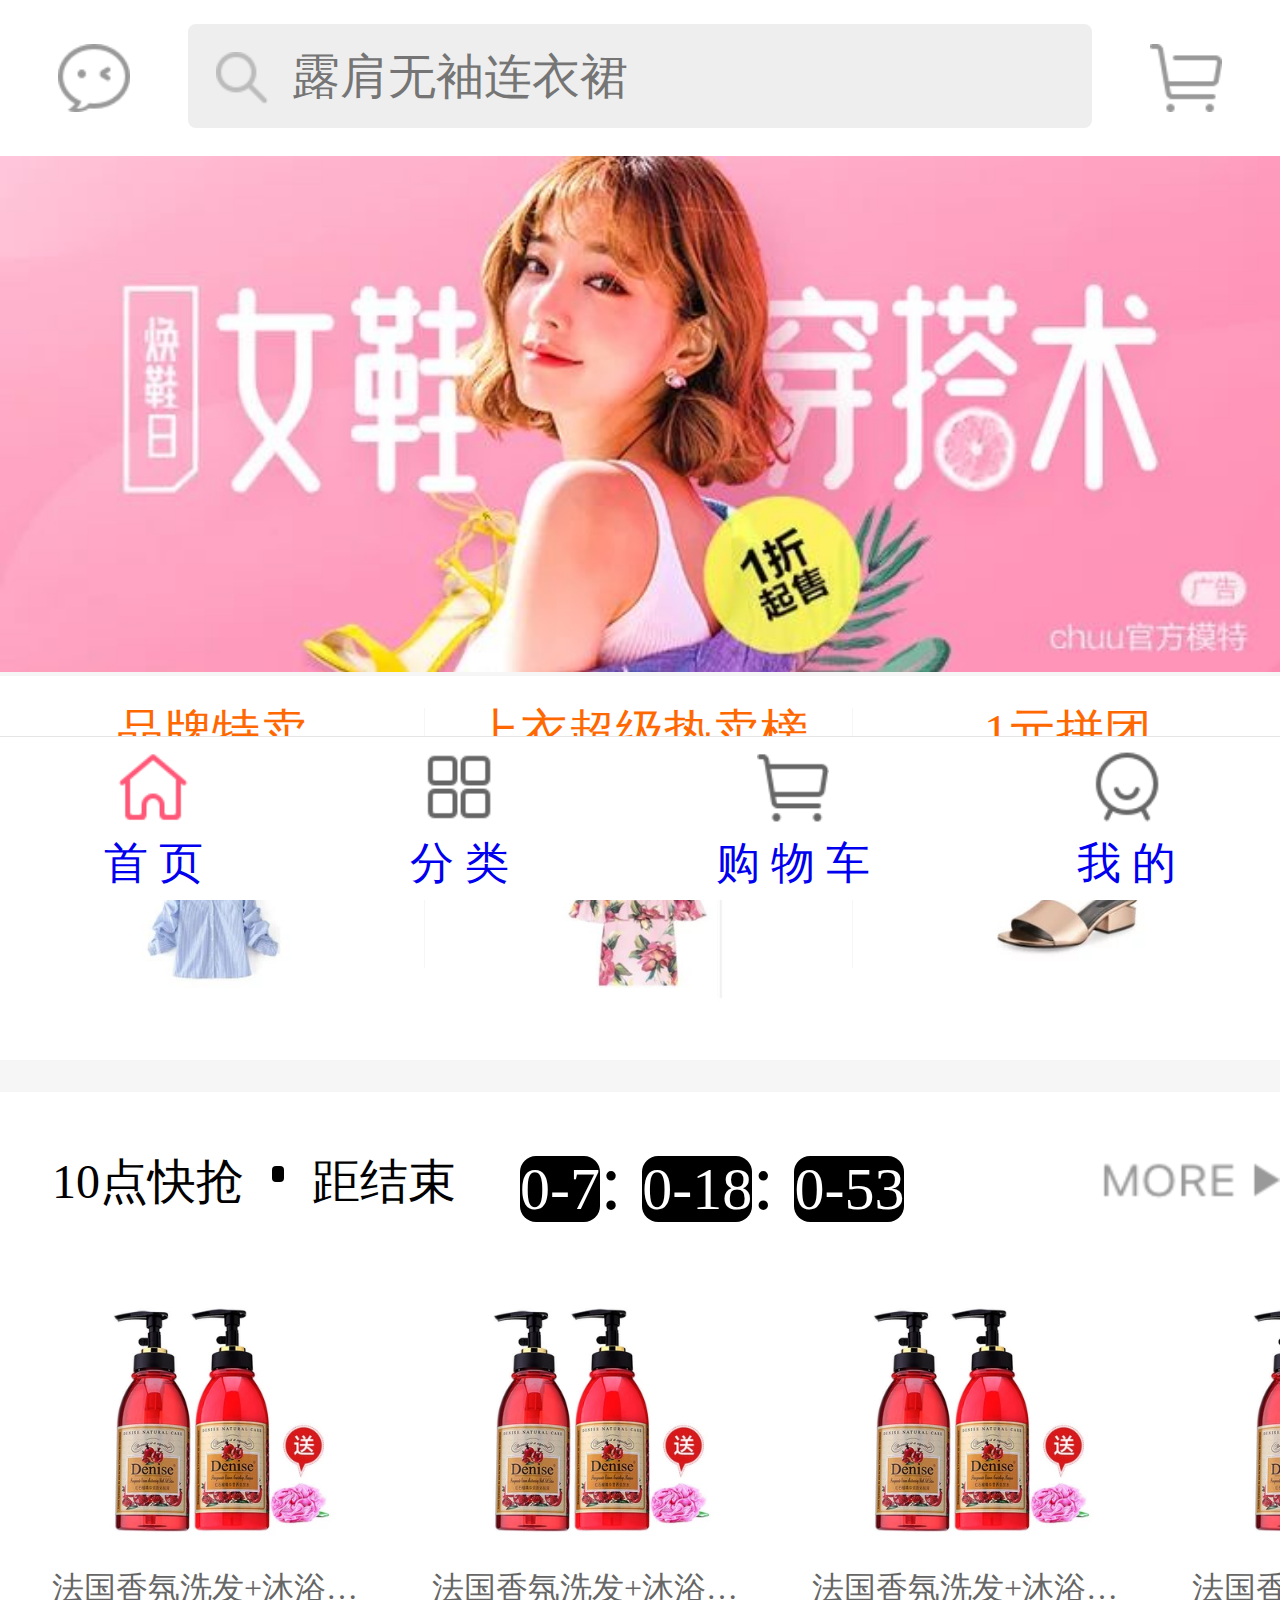
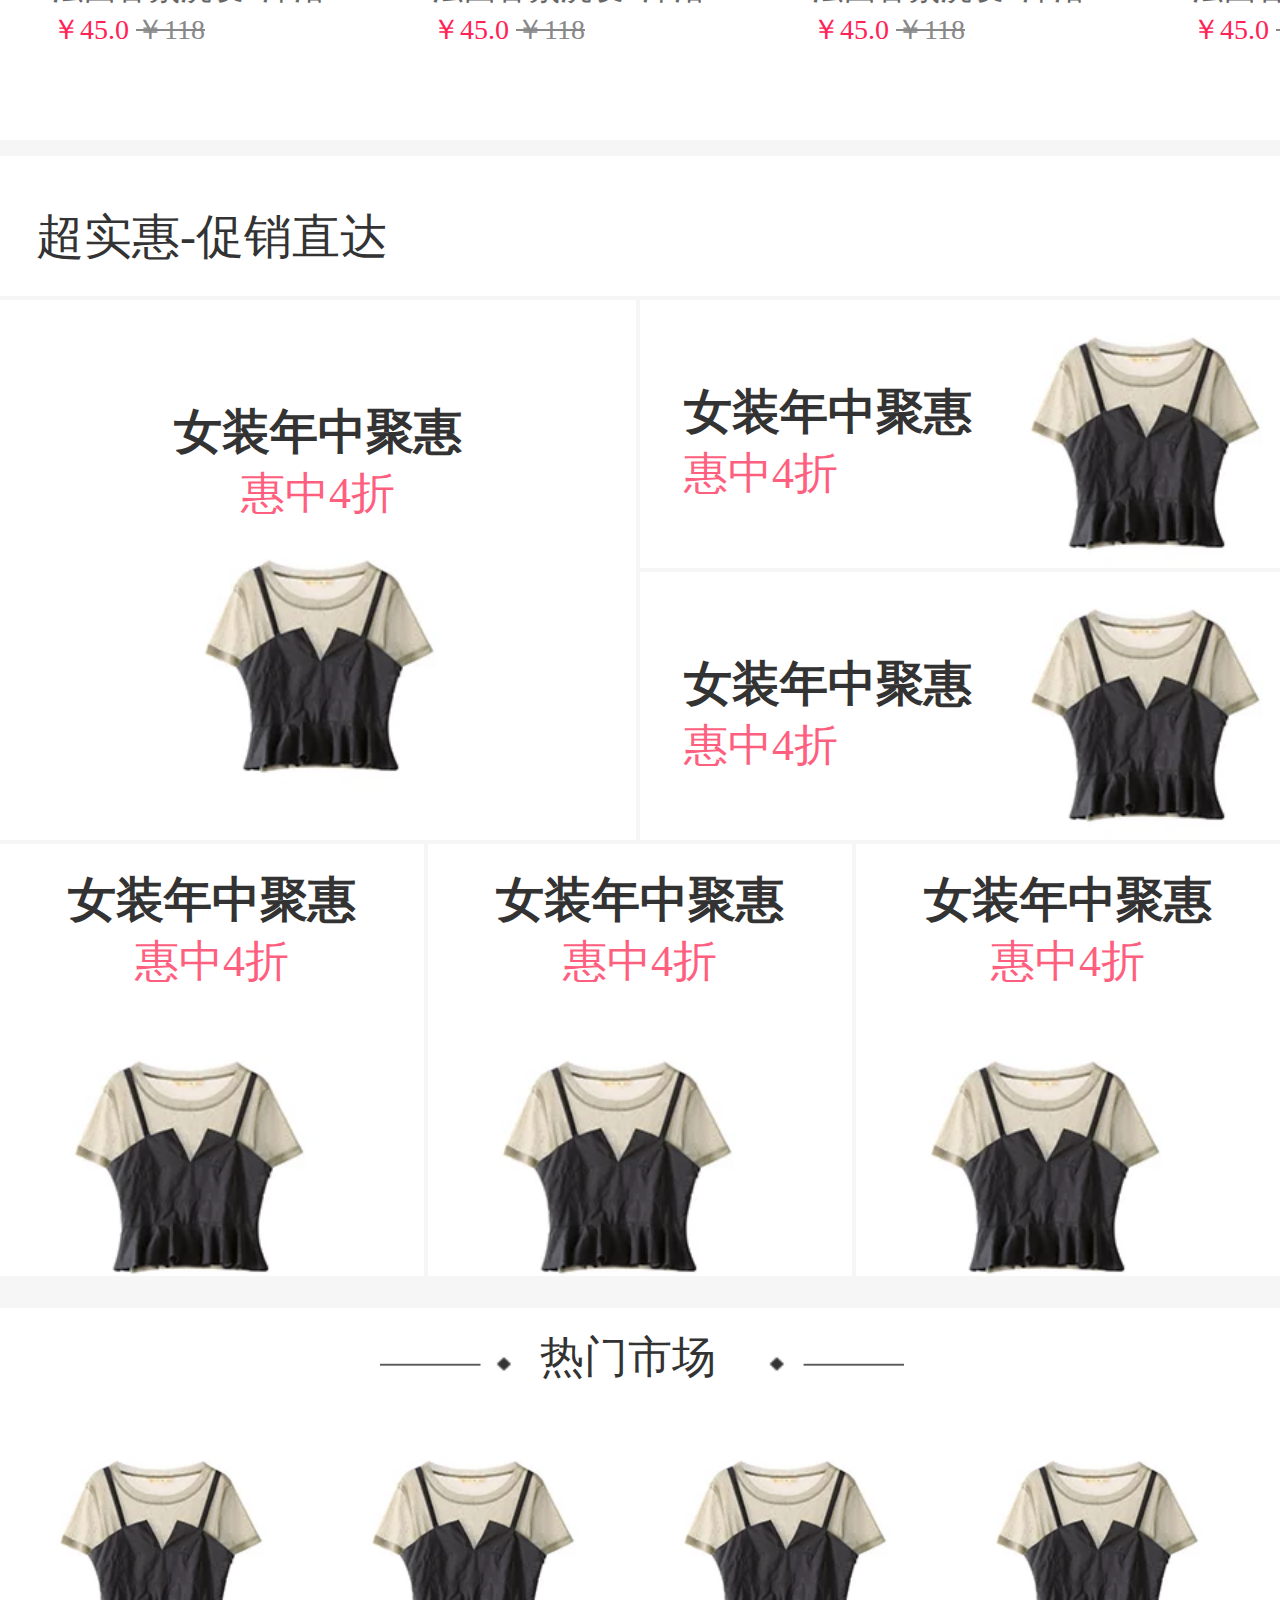
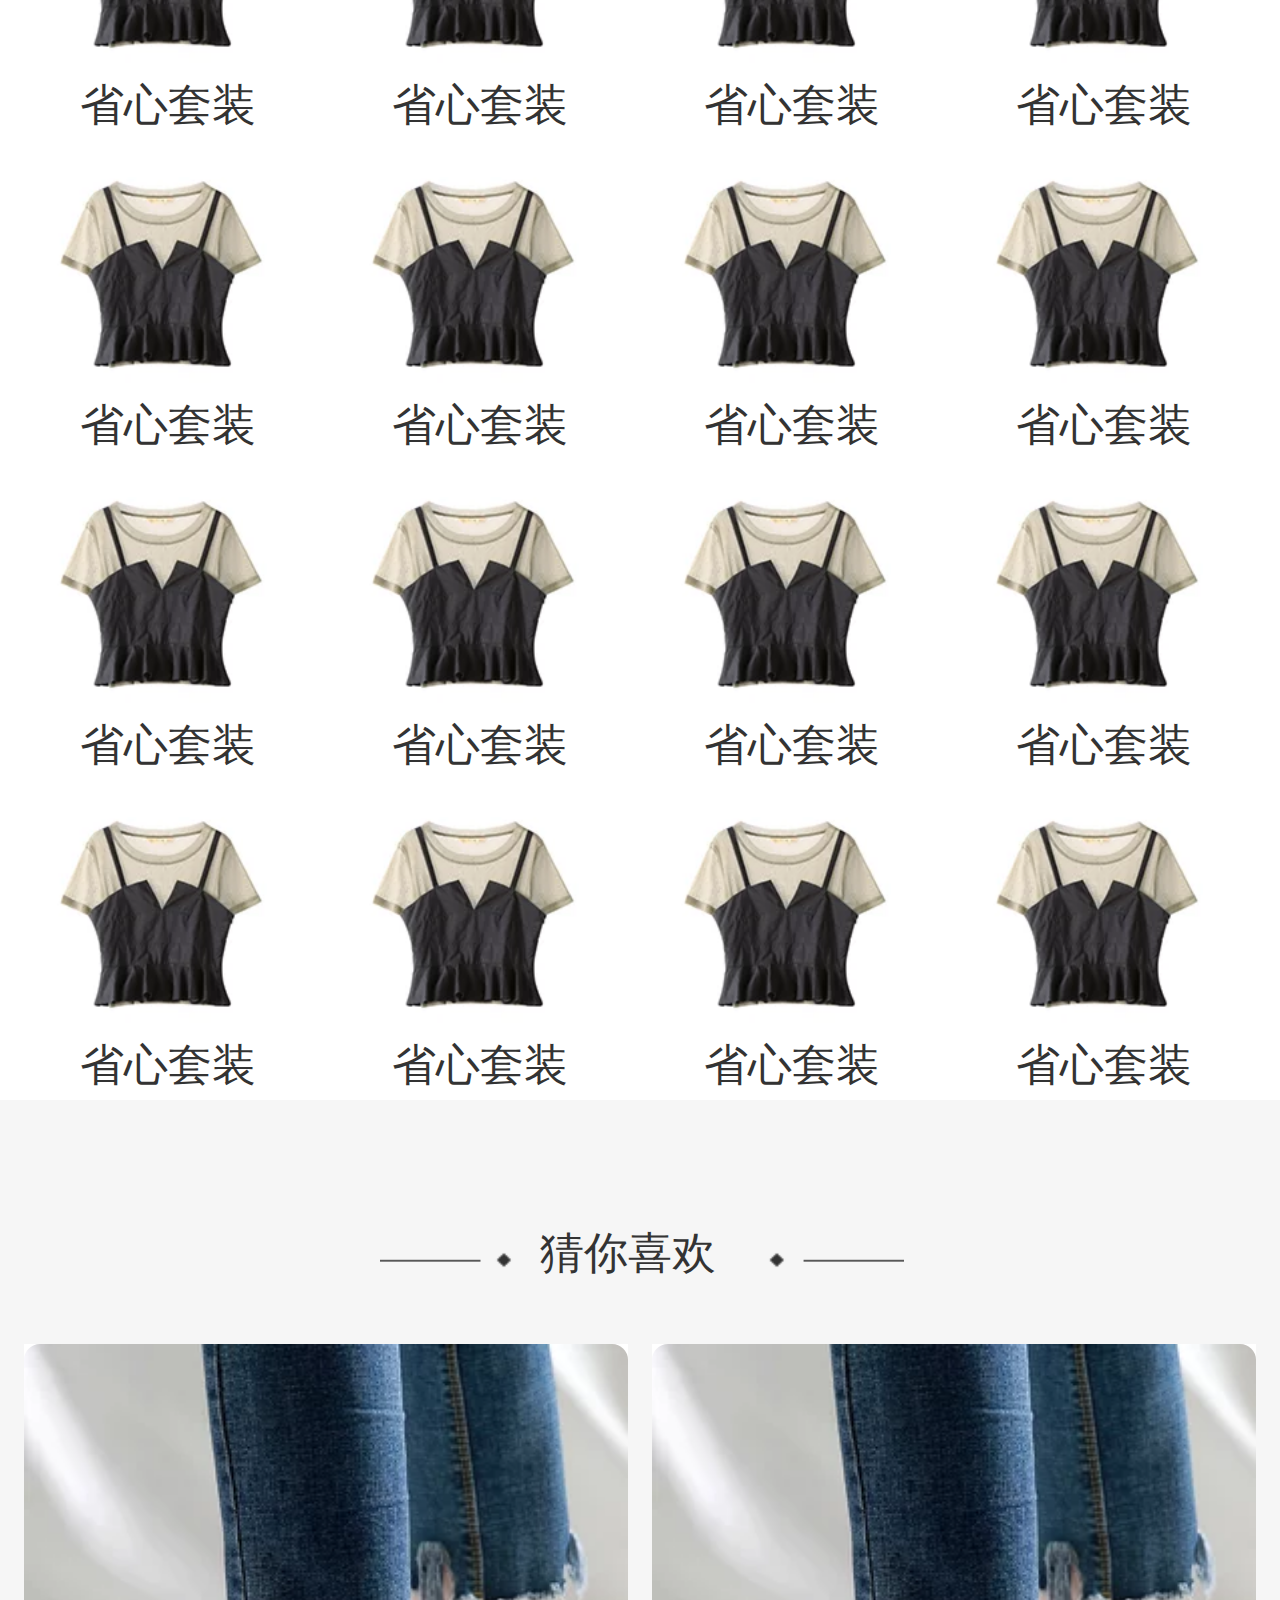
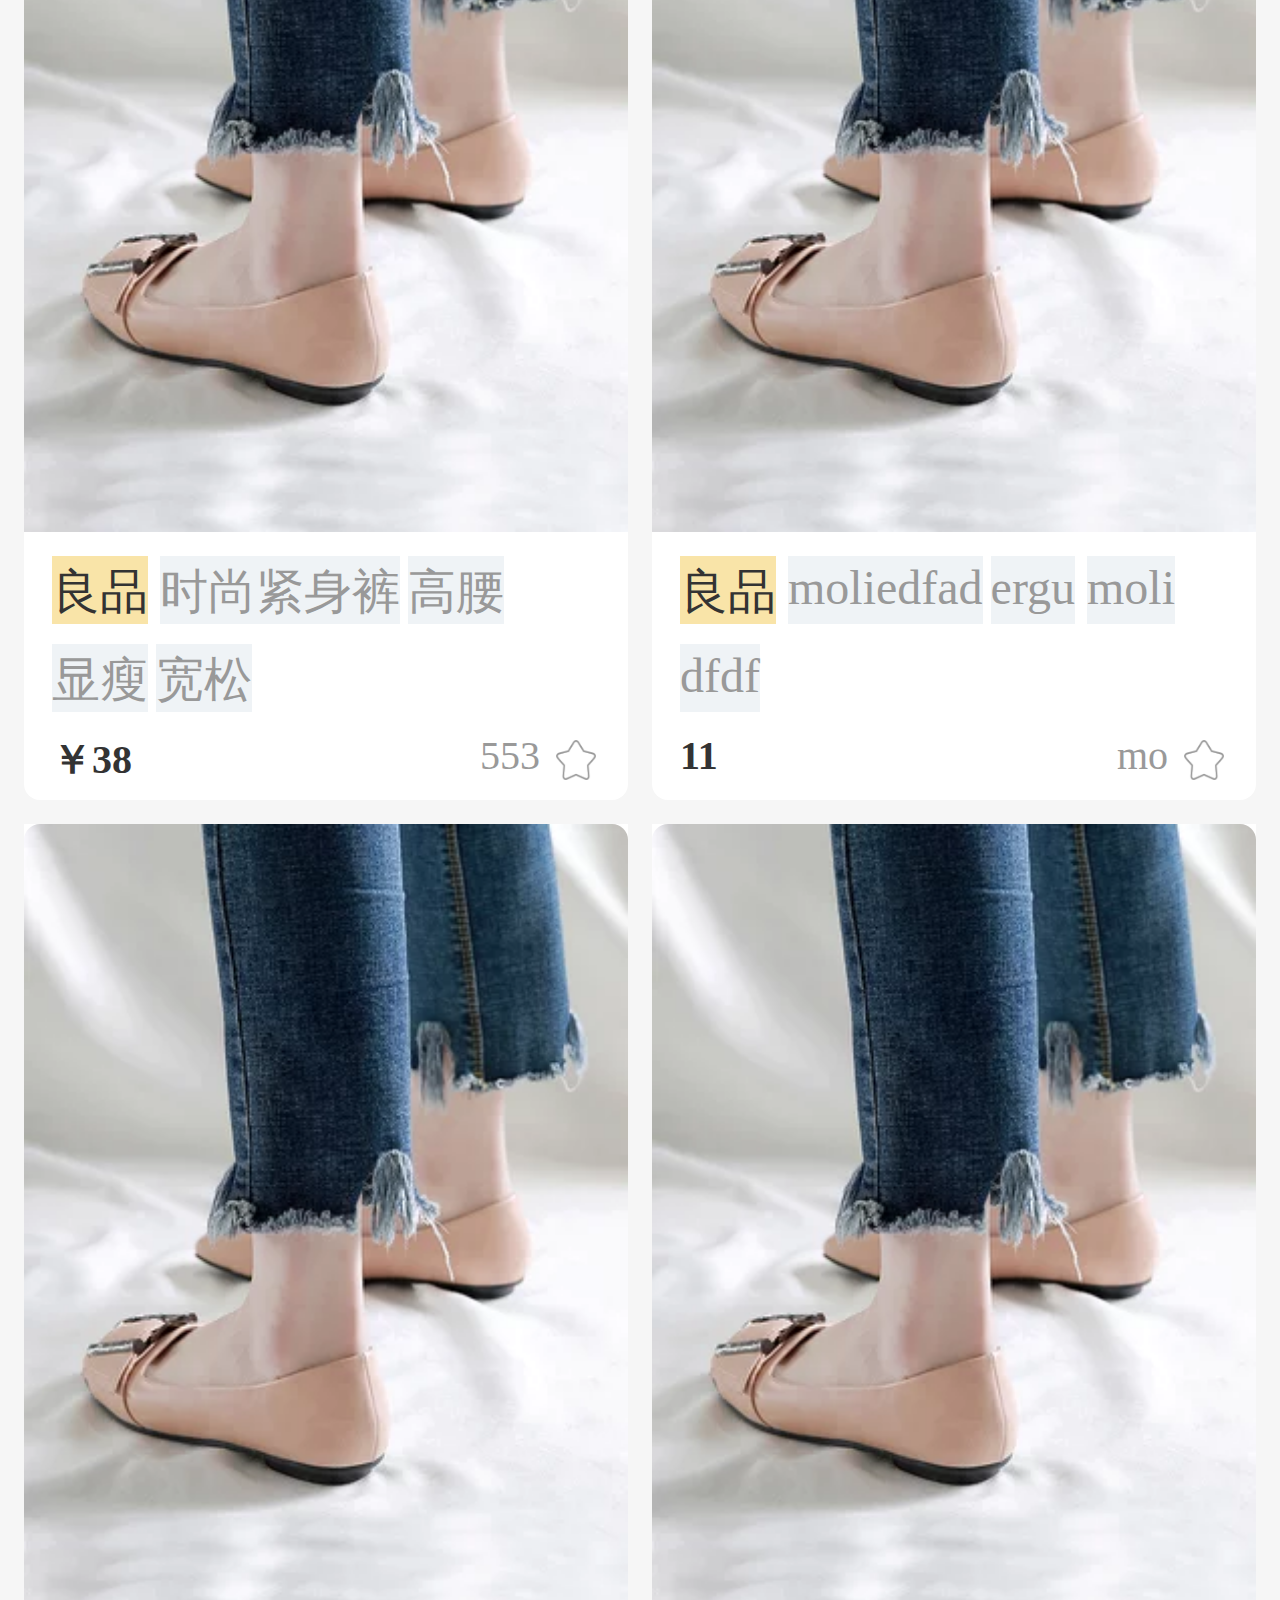
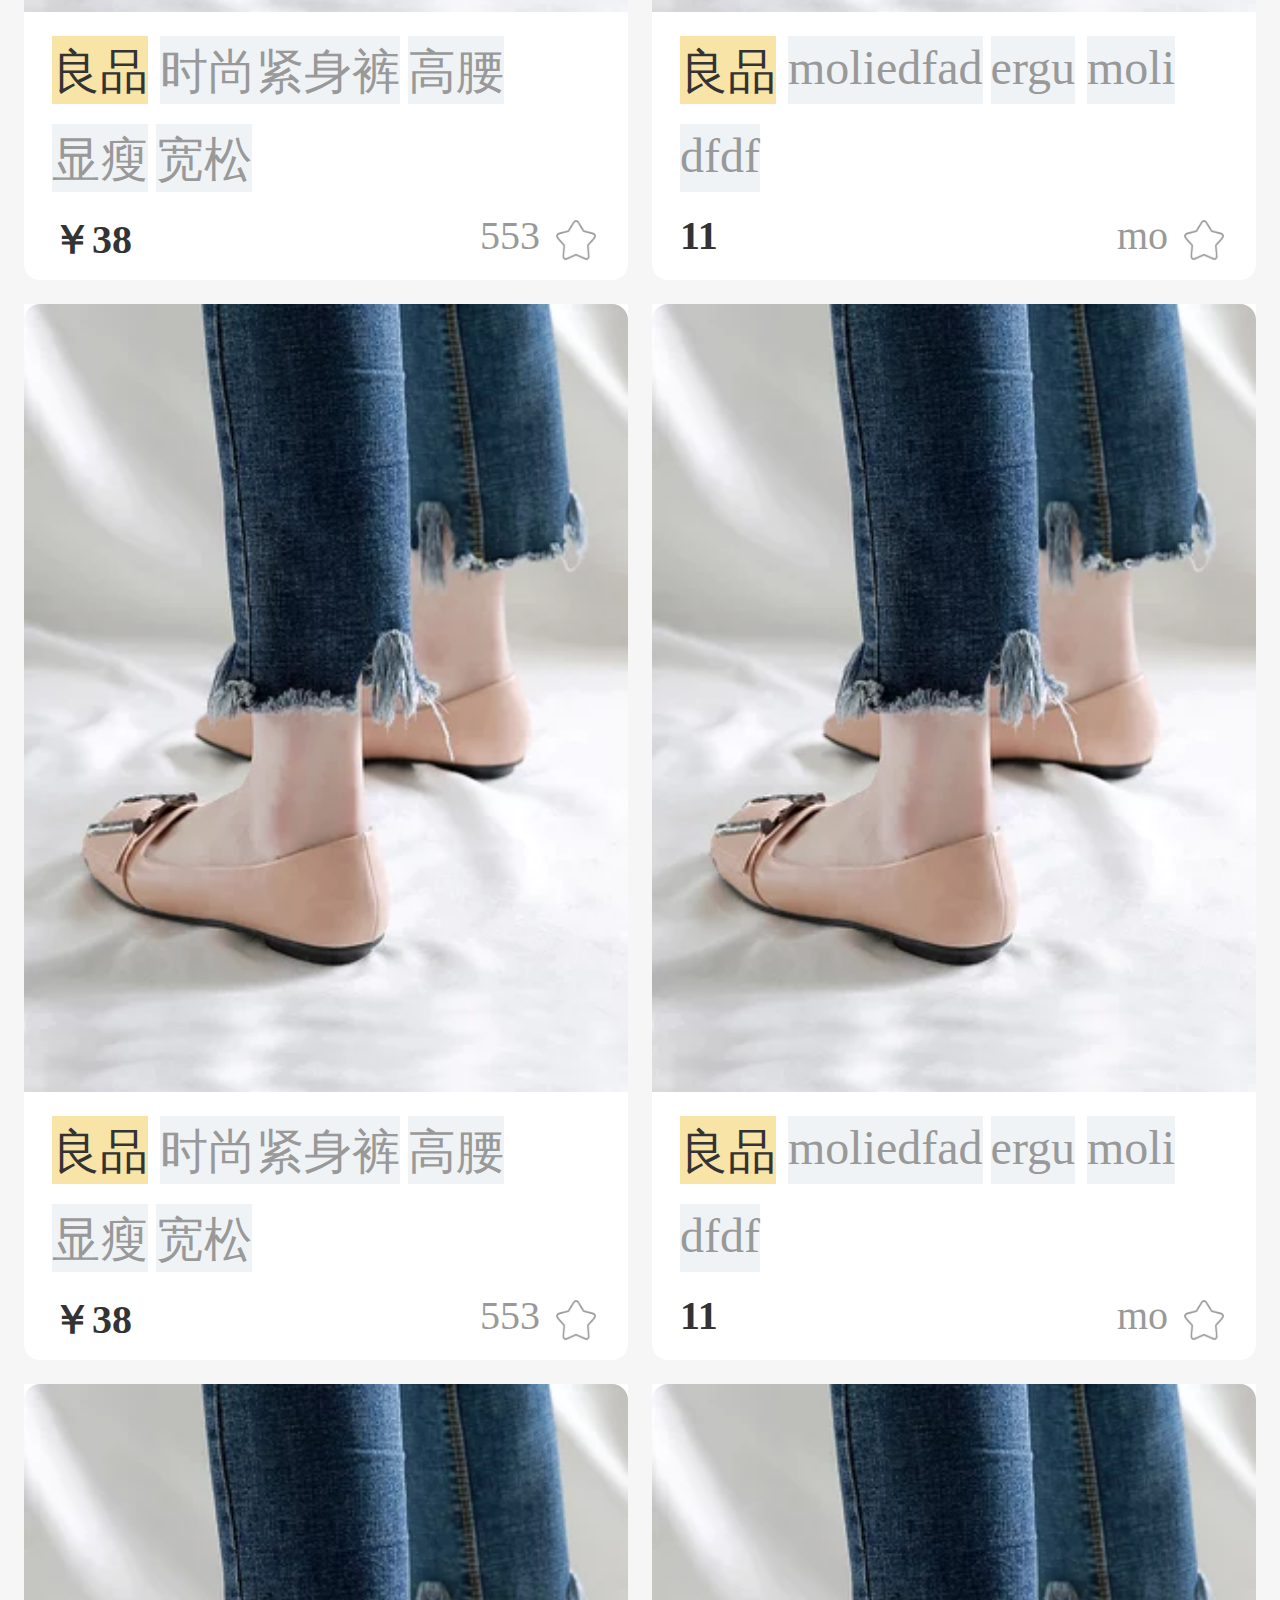
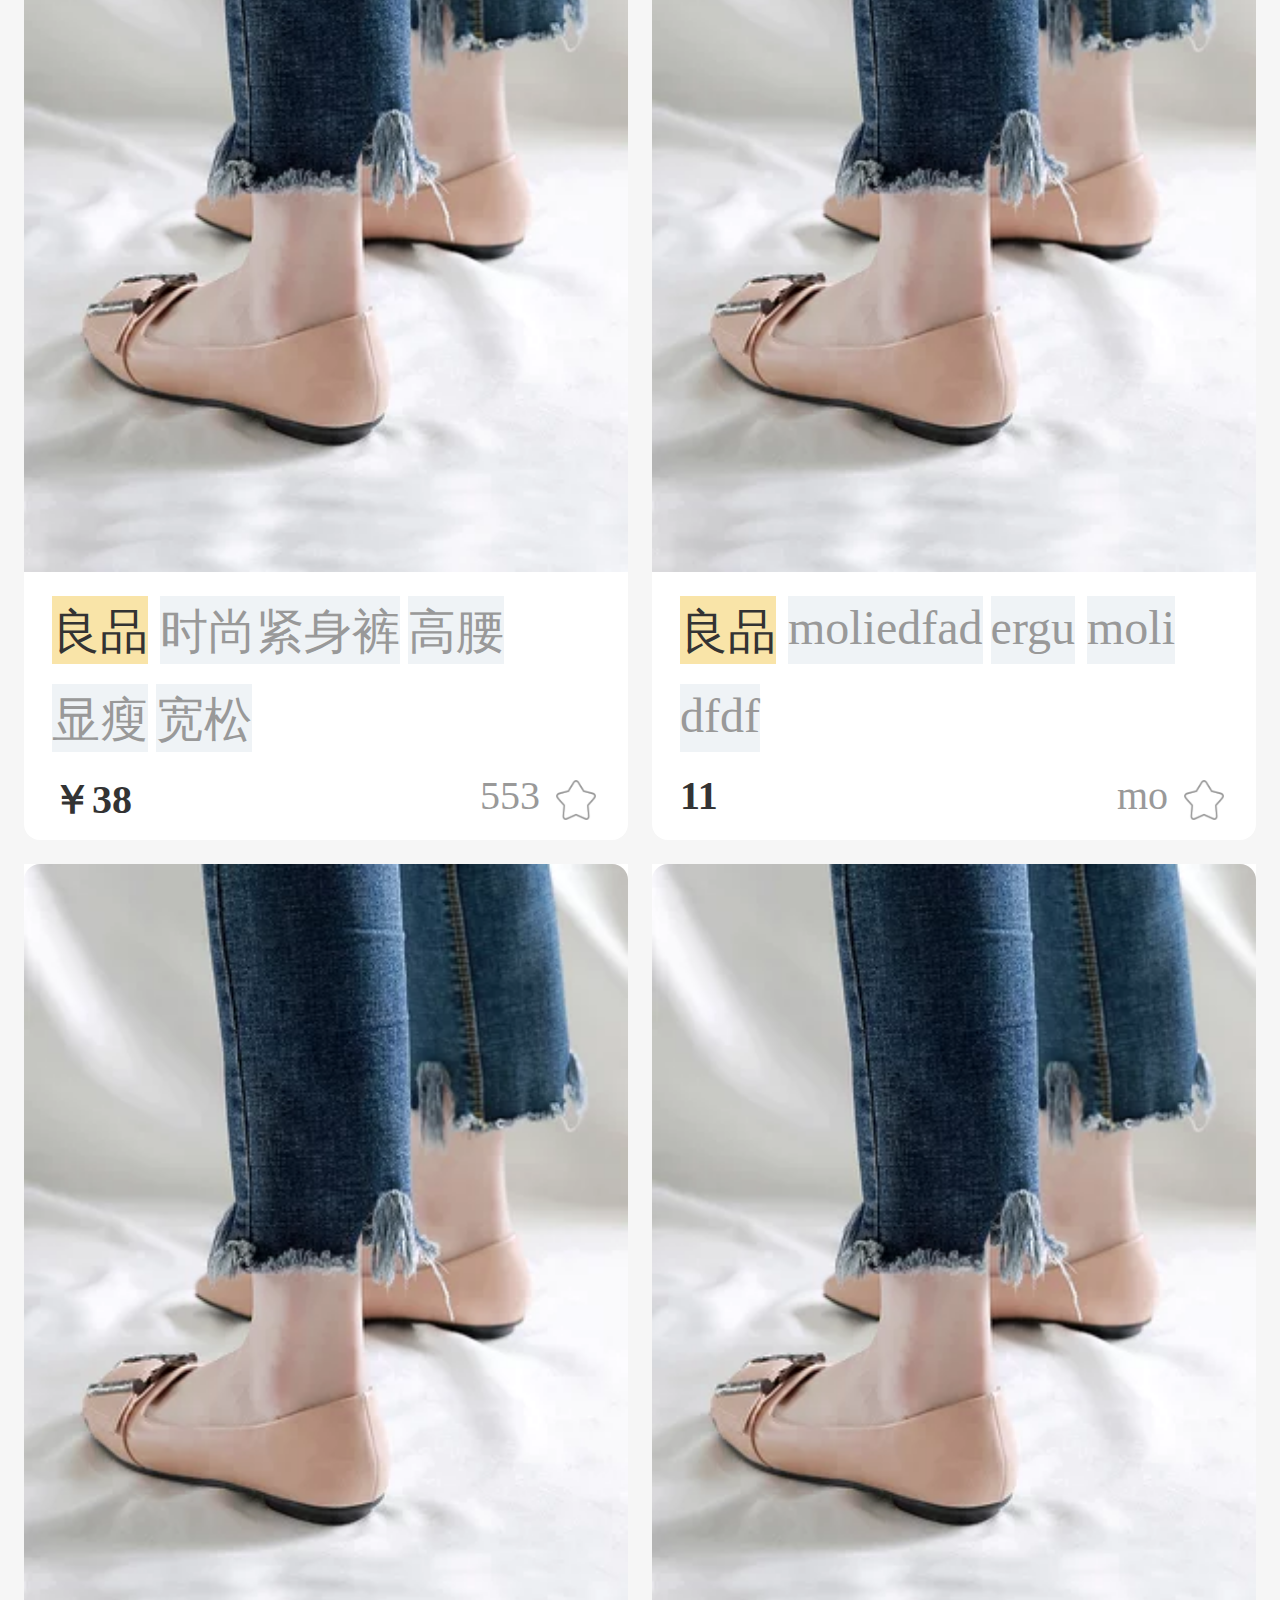
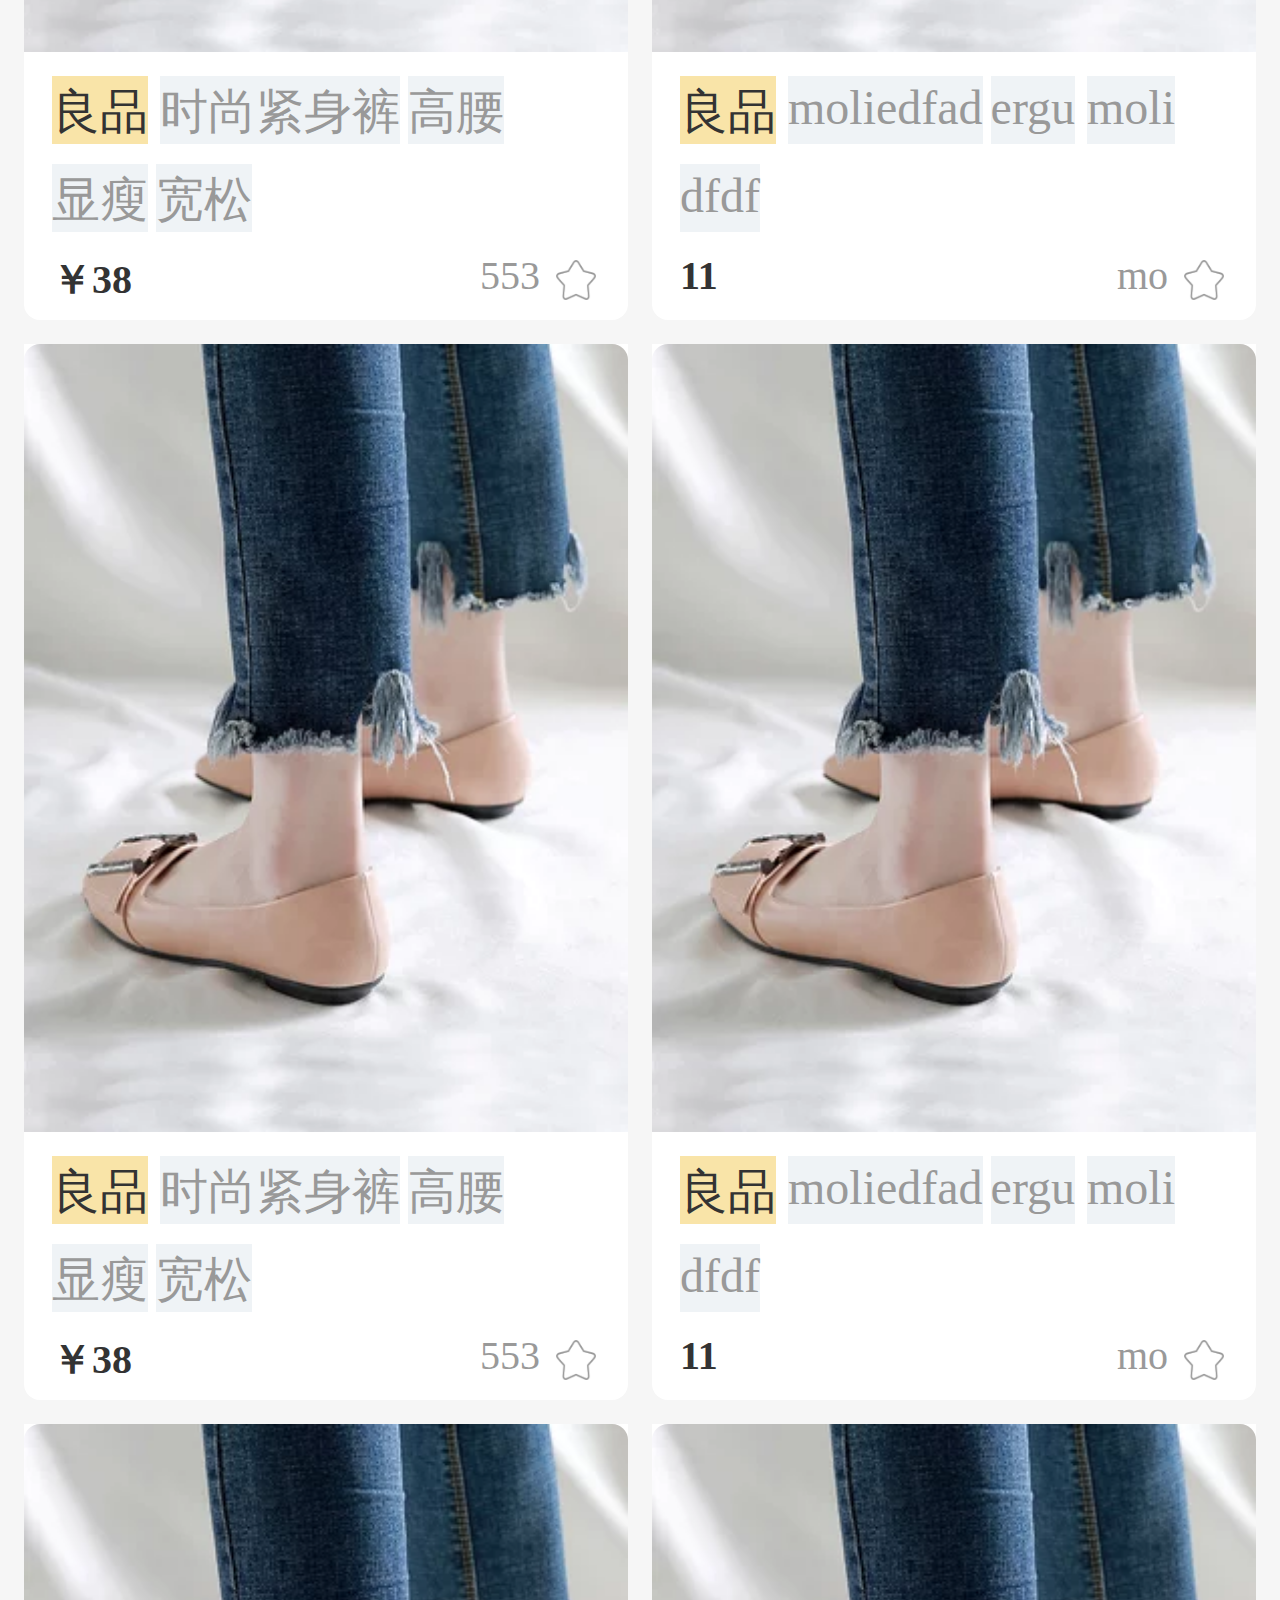
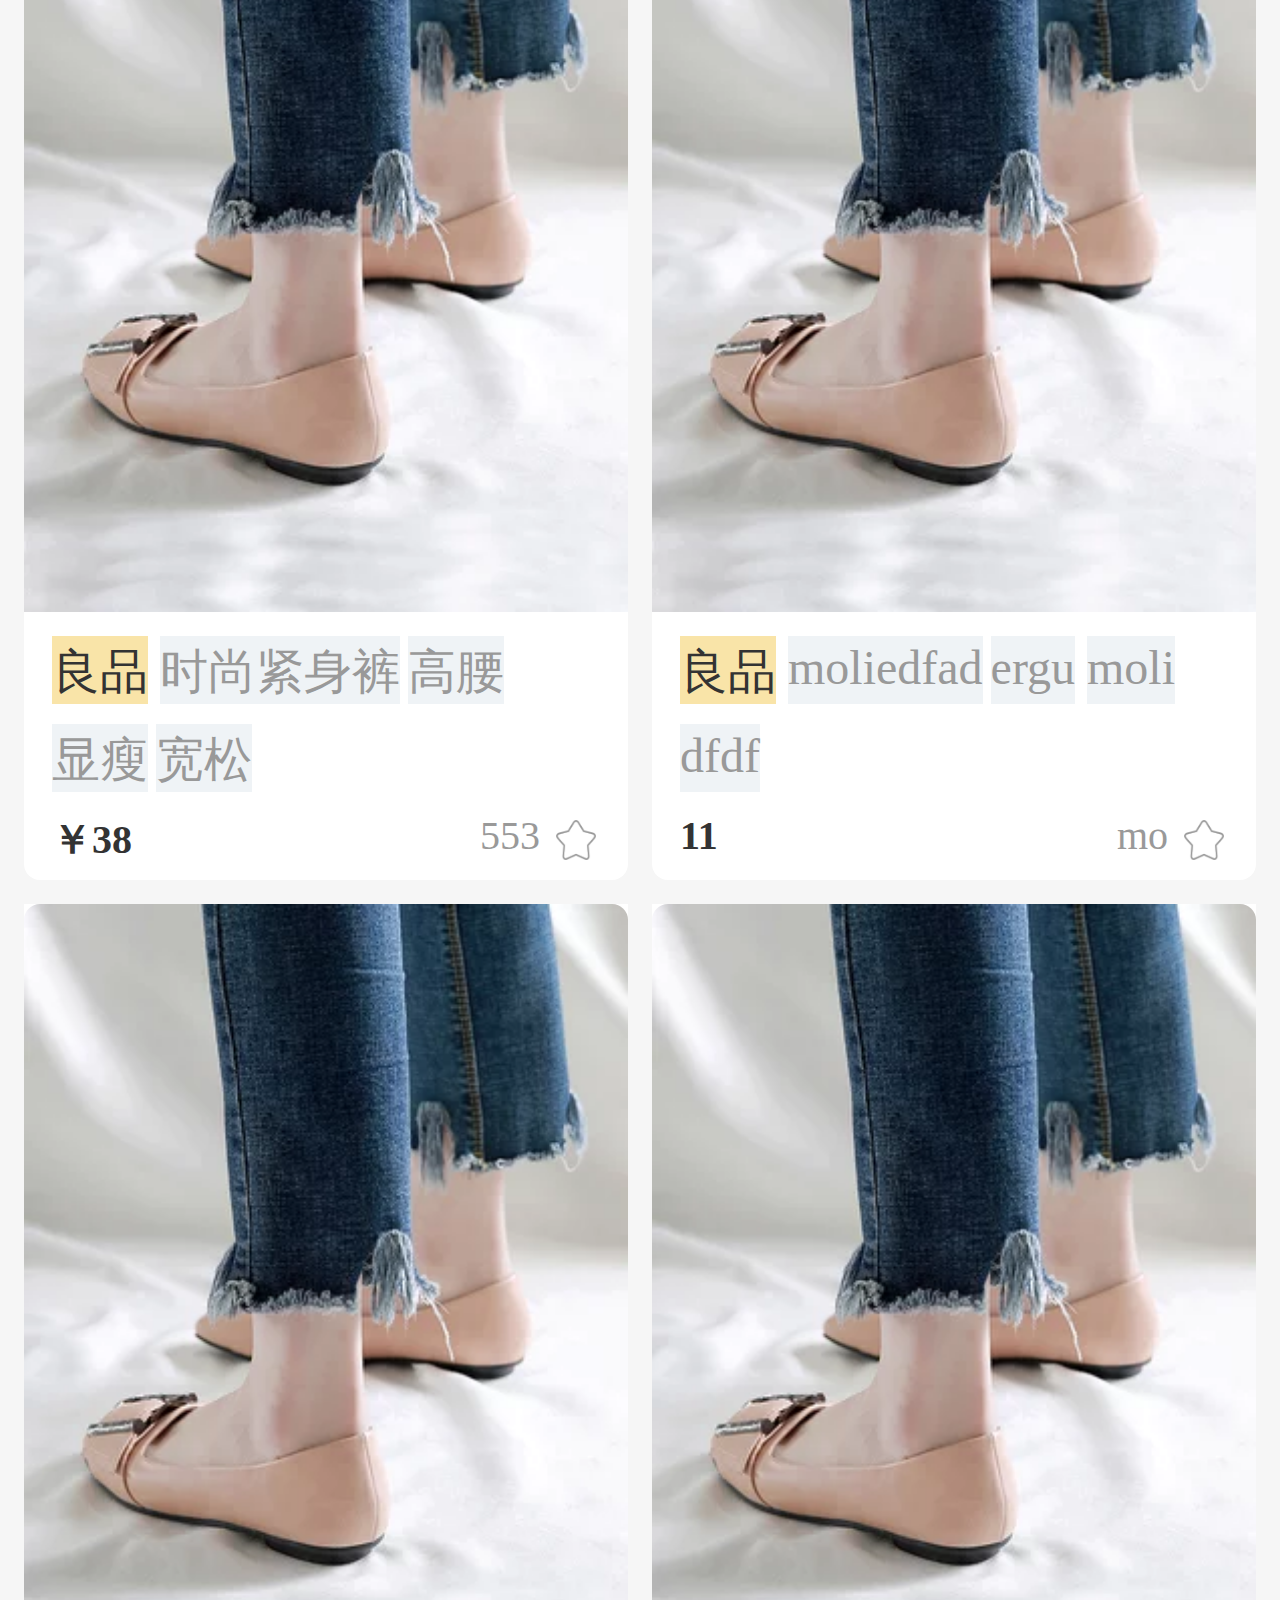
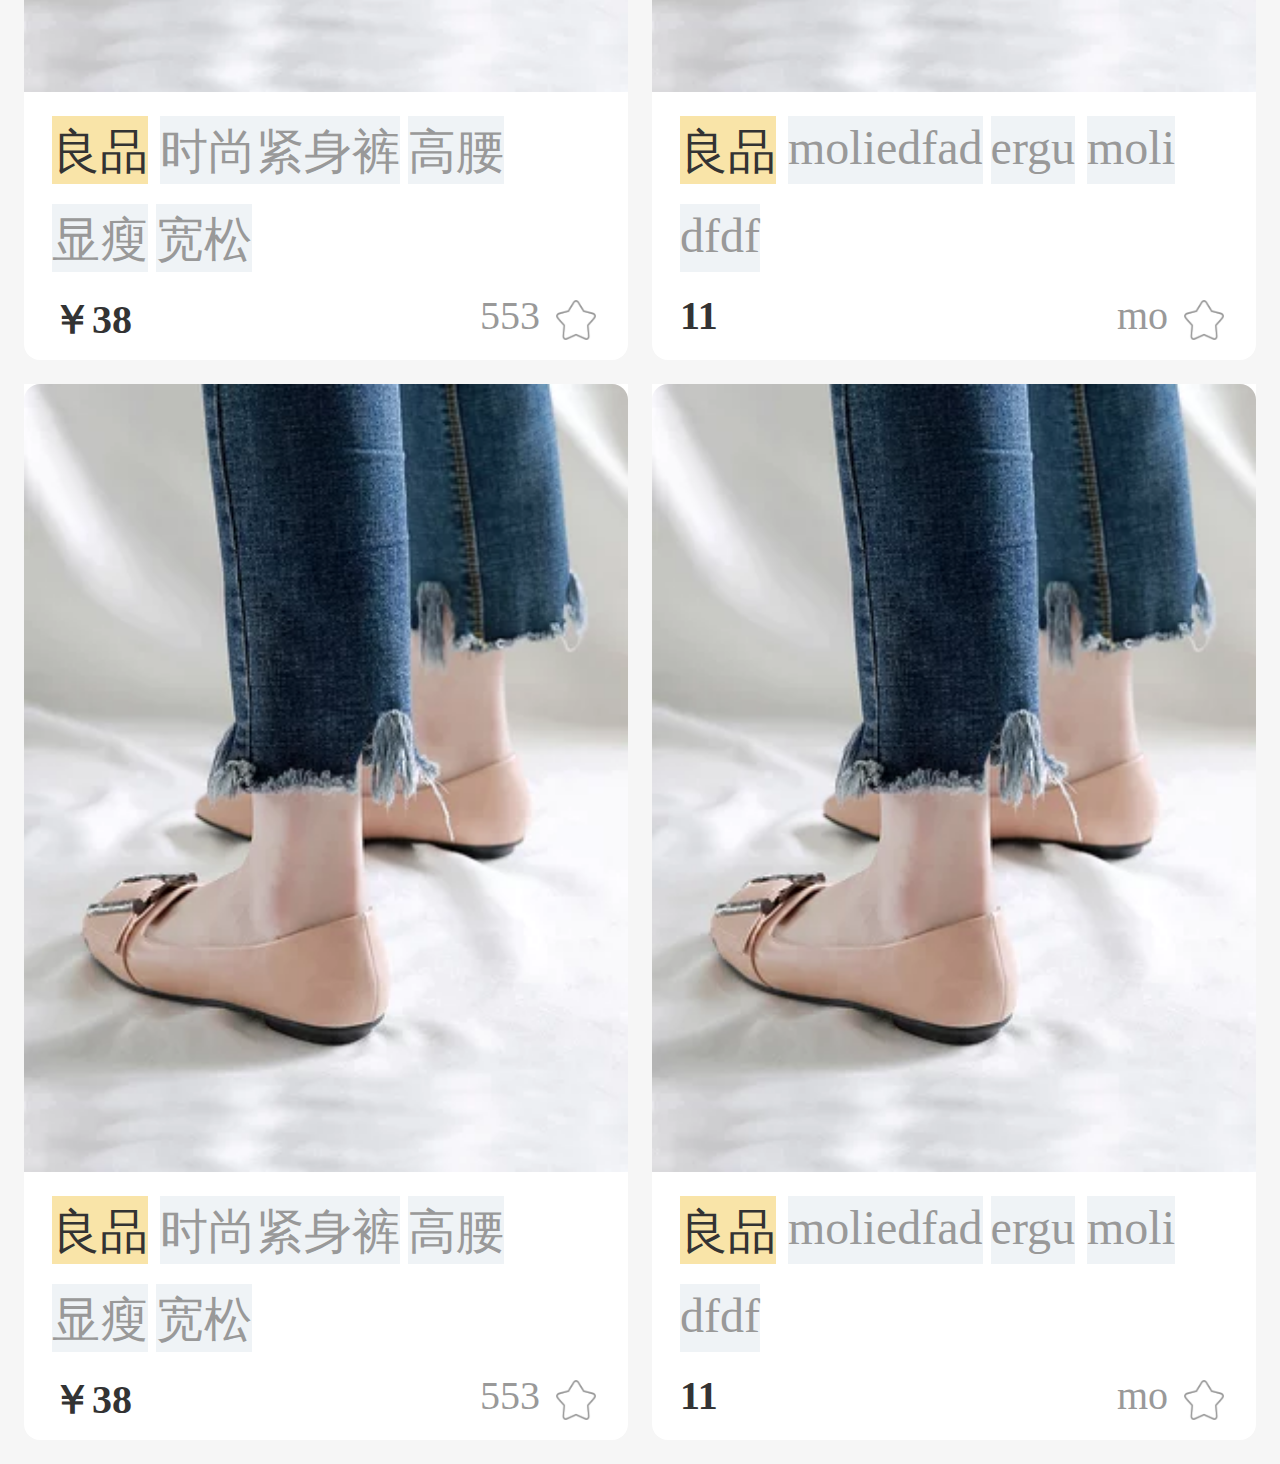
<file: index.html>
<!DOCTYPE html>
<html>
<head>
	<title></title>
	<link rel="stylesheet" type="text/css" href="css/index.css">
	<script src="js/index.js"></script>
	<script src="js/time.js"></script>
	<meta name="viewport" content="width=device-width,initial-scale=1,maximum-scale=1">
</head>

<body>
	<div class="layout">
		<div id="header">
			<a href="login.html">
				<img src="img/index_chat.png">
			</a>
			<div class="search">
				<img src="img/index_search.png">
				<input type="text" placeholder="露肩无袖连衣裙">
			</div>
			<a href="shopping.html">
				<img src="img/index_car.png">
			</a>
			<div class="border_1"></div>
		</div>
		<div id="banner">
			<div class="banner_bg">
				<img src="img/index_banner_1.jpg">
			</div>		
		</div>
		<div id="container">
			<div class="border_2"></div>
			<ul class="brand">
				<li class="brandSon">
					<a href="#">
						<h3>品牌特卖</h3>
						<p>下单即返现金红包</p>
						<img src="img/index_brand1.jpg" alt="品牌特卖">
					</a>
				</li>
				<li class="line"></li>		
				<li class="brandSon">
					<a href="#">
						<h3>上衣超级热卖榜</h3>
						<p>每日十点更新</p>
						<img src="img/index_brand2.jpg" alt="上衣超级热卖榜">
					</a>
				</li>
				<li class="line"></li>
				<li class="brandSon">
					<a href="#">
						<h3>1元拼团</h3>
						<p>10元封顶</p>
						<img src="img/index_brand3.jpg" alt="品牌特卖">
					</a>
				</li>
			</ul>
			<div class="seckill">
				<div class="seckTitle">
					<p>10点快抢
					<span></span>
					距结束</p> 
					<div class="secTime">
						<span id="h">00</span>:
						<span id="m">00</span>:
						<span id="s">00</span>
					</div>
					<img src="img/index_seckTitle.png">
				</div>
				<div class="seckdetail">
					<ul class="seclist">
						<li class="secshow">
							<a href="#">
								<img src="img/index_skill.png">
								<p>法国香氛洗发+沐浴750ml*2</p>
								<p>￥45.0
								<span>￥118</span><p>
							</a>
						</li>
						<li class="secshow">
							<a href="#">
								<img src="img/index_skill.png">
								<p>法国香氛洗发+沐浴750ml*2</p>
								<p>￥45.0
								<span>￥118</span><p>
							</a>
						</li>
						<li class="secshow">
							<a href="#">
								<img src="img/index_skill.png">
								<p>法国香氛洗发+沐浴750ml*2</p>
								<p>￥45.0
								<span>￥118</span><p>
							</a>
						</li>
						<li class="secshow">
							<a href="#">
								<img src="img/index_skill.png">
								<p>法国香氛洗发+沐浴750ml*2</p>
								<p>￥45.0
								<span>￥118</span><p>
							</a>
						</li>
						<li class="secshow">
							<a href="#">
								<img src="img/index_skill.png">
								<p>法国香氛洗发+沐浴750ml*2</p>
								<p>￥45.0
								<span>￥118</span><p>
							</a>
						</li>
						<li class="secshow">
							<a href="#">
								<img src="img/index_skill.png">
								<p>法国香氛洗发+沐浴750ml*2</p>
								<p>￥45.0
								<span>￥118</span><p>
							</a>
						</li>
						<li class="secshow">
							<a href="#">
								<img src="img/index_skill.png">
								<p>法国香氛洗发+沐浴750ml*2</p>
								<p>￥45.0
								<span>￥118</span><p>
							</a>
						</li>
						<li class="secshow">
							<a href="#">
								<img src="img/index_skill.png">
								<p>法国香氛洗发+沐浴750ml*2</p>
								<p>￥45.0
								<span>￥118</span><p>
							</a>
						</li>
						<li class="secshow">
							<a href="#">
								<img src="img/index_skill.png">
								<p>法国香氛洗发+沐浴750ml*2</p>
								<p>￥45.0
								<span>￥118</span><p>
							</a>
						</li>
					</ul>
				</div>
			</div>
			<div class="boon">
				<p class="boon_p">
					<a href="#">超实惠-促销直达
					</a>
				</p>
				<div class="boonSon1">
					<a href="#">
						<h3>女装年中聚惠</h3>
						<p class="boonSon1_p">惠中4折</p>
						<img src="img/index_boonSon1.png">
					</a>
				</div>
				<div class="boonSon2">
					<div class="bson">
						<a href="#">
							<h3 class="bson_h">女装年中聚惠</h3>
							<p class="bson_p">惠中4折</p>
							<img src="img/index_boonSon1.png">
						</a>
					</div>
					<div class="bson bson2">
						<a href="#">
							<h3 class="bson_h">女装年中聚惠</h3>
							<p class="bson_p">惠中4折</p>
							<img src="img/index_boonSon1.png">
						</a>
					</div>
				</div>
				<div  class="boonSon3">
					<div class="bson">
						<a href="#">
							<h3 class="bson_h">女装年中聚惠</h3>
							<p class="bson_p">惠中4折</p>
							<img src="img/index_boonSon1.png">
						</a>
					</div>
					<div class="bson">
						<a href="#">
							<h3 class="bson_h">女装年中聚惠</h3>
							<p class="bson_p">惠中4折</p>
							<img src="img/index_boonSon1.png">
						</a>
					</div>
					<div class="bson bson3">
						<a href="#">
							<h3 class="bson_h">女装年中聚惠</h3>
							<p class="bson_p">惠中4折</p>
							<img src="img/index_boonSon1.png">
						</a>
					</div>
				</div>
			</div>
			<div class="hot">
				<div class="hotTitle">
					<p>热门市场</p>
				</div>
				<div class="hotgoods">
					<ul class="hot_list">
						<li class="hotSon">
							<a href="#">
								<img src="img/index_boonSon1.png">
								<p>省心套装</p>
							</a>
						</li>
						<li class="hotSon">
							<a href="#">
								<img src="img/index_boonSon1.png">
								<p>省心套装</p>
							</a>
						</li>
						<li class="hotSon">
							<a href="#">
								<img src="img/index_boonSon1.png">
								<p>省心套装</p>
							</a>
						</li>
						<li class="hotSon">
							<a href="#">
								<img src="img/index_boonSon1.png">
								<p>省心套装</p>
							</a>
						</li>
					</ul>
					<ul class="hot_list">
						<li class="hotSon">
							<a href="#">
								<img src="img/index_boonSon1.png">
								<p>省心套装</p>
							</a>
						</li>
						<li class="hotSon">
							<a href="#">
								<img src="img/index_boonSon1.png">
								<p>省心套装</p>
							</a>
						</li>
						<li class="hotSon">
							<a href="#">
								<img src="img/index_boonSon1.png">
								<p>省心套装</p>
							</a>
						</li>
						<li class="hotSon">
							<a href="#">
								<img src="img/index_boonSon1.png">
								<p>省心套装</p>
							</a>
						</li>
					</ul>
					<ul class="hot_list">
						<li class="hotSon">
							<a href="#">
								<img src="img/index_boonSon1.png">
								<p>省心套装</p>
							</a>
						</li>
						<li class="hotSon">
							<a href="#">
								<img src="img/index_boonSon1.png">
								<p>省心套装</p>
							</a>
						</li>
						<li class="hotSon">
							<a href="#">
								<img src="img/index_boonSon1.png">
								<p>省心套装</p>
							</a>
						</li>
						<li class="hotSon">
							<a href="#">
								<img src="img/index_boonSon1.png">
								<p>省心套装</p>
							</a>
						</li>
					</ul>
					<ul class="hot_list">
						<li class="hotSon">
							<a href="#">
								<img src="img/index_boonSon1.png">
								<p>省心套装</p>
							</a>
						</li>
						<li class="hotSon">
							<a href="#">
								<img src="img/index_boonSon1.png">
								<p>省心套装</p>
							</a>
						</li>
						<li class="hotSon">
							<a href="#">
								<img src="img/index_boonSon1.png">
								<p>省心套装</p>
							</a>
						</li>
						<li class="hotSon">
							<a href="#">
								<img src="img/index_boonSon1.png">
								<p>省心套装</p>
							</a>
						</li>
					</ul>
				</div>
			</div>
			<div class="like">
				<div class="likeTitle">
					<p>猜你喜欢</p>
				</div>
				<div class="likegoods">
					<ul class="like_list">
						<li class="likeSon">
							<a href="details.html">
								<div class="likeSon_a">
								</div>
								<div class="likeSon_b">
									<div class="Son1">
										<span>良品</span>
										<span>时尚紧身裤</span>
										<span>高腰</span>
										<span>显瘦</span>
										<span>宽松</span>
									</div>
									<div class="Son2">
										<span>￥38</span>
										<img src="img/index_Son2.png">
										<span>553</span>
										
									</div>
								</div>
							</a>
						</li>
						<li class="likeSon">
							<a href="#">
								<div class="likeSon_a">
								</div>
								<div class="likeSon_b">
									<div class="Son1">
										<span>良品</span>
										<span>moliedfad</span>
										<span>ergu</span>
										<span>moli</span>
										<span>dfdf</span>
									</div>
									<div class="Son2">
										<span>11</span>
										<img src="img/index_Son2.png">
										<span>mo</span>
										
									</div>
								</div>
							</a>
						</li>
					</ul>
					<ul class="like_list">
						<li class="likeSon">
							<a href="#">
								<div class="likeSon_a">
								</div>
								<div class="likeSon_b">
									<div class="Son1">
										<span>良品</span>
										<span>时尚紧身裤</span>
										<span>高腰</span>
										<span>显瘦</span>
										<span>宽松</span>
									</div>
									<div class="Son2">
										<span>￥38</span>
										<img src="img/index_Son2.png">
										<span>553</span>
										
									</div>
								</div>
							</a>
						</li>
						<li class="likeSon">
							<a href="#">
								<div class="likeSon_a">
								</div>
								<div class="likeSon_b">
									<div class="Son1">
										<span>良品</span>
										<span>moliedfad</span>
										<span>ergu</span>
										<span>moli</span>
										<span>dfdf</span>
									</div>
									<div class="Son2">
										<span>11</span>
										<img src="img/index_Son2.png">
										<span>mo</span>
										
									</div>
								</div>
							</a>
						</li>
					</ul>
					<ul class="like_list">
						<li class="likeSon">
							<a href="#">
								<div class="likeSon_a">
								</div>
								<div class="likeSon_b">
									<div class="Son1">
										<span>良品</span>
										<span>时尚紧身裤</span>
										<span>高腰</span>
										<span>显瘦</span>
										<span>宽松</span>
									</div>
									<div class="Son2">
										<span>￥38</span>
										<img src="img/index_Son2.png">
										<span>553</span>
										
									</div>
								</div>
							</a>
						</li>
						<li class="likeSon">
							<a href="#">
								<div class="likeSon_a">
								</div>
								<div class="likeSon_b">
									<div class="Son1">
										<span>良品</span>
										<span>moliedfad</span>
										<span>ergu</span>
										<span>moli</span>
										<span>dfdf</span>
									</div>
									<div class="Son2">
										<span>11</span>
										<img src="img/index_Son2.png">
										<span>mo</span>
										
									</div>
								</div>
							</a>
						</li>
					</ul>
					<ul class="like_list">
						<li class="likeSon">
							<a href="#">
								<div class="likeSon_a">
								</div>
								<div class="likeSon_b">
									<div class="Son1">
										<span>良品</span>
										<span>时尚紧身裤</span>
										<span>高腰</span>
										<span>显瘦</span>
										<span>宽松</span>
									</div>
									<div class="Son2">
										<span>￥38</span>
										<img src="img/index_Son2.png">
										<span>553</span>
										
									</div>
								</div>
							</a>
						</li>
						<li class="likeSon">
							<a href="#">
								<div class="likeSon_a">
								</div>
								<div class="likeSon_b">
									<div class="Son1">
										<span>良品</span>
										<span>moliedfad</span>
										<span>ergu</span>
										<span>moli</span>
										<span>dfdf</span>
									</div>
									<div class="Son2">
										<span>11</span>
										<img src="img/index_Son2.png">
										<span>mo</span>
										
									</div>
								</div>
							</a>
						</li>
					</ul>
					<ul class="like_list">
						<li class="likeSon">
							<a href="#">
								<div class="likeSon_a">
								</div>
								<div class="likeSon_b">
									<div class="Son1">
										<span>良品</span>
										<span>时尚紧身裤</span>
										<span>高腰</span>
										<span>显瘦</span>
										<span>宽松</span>
									</div>
									<div class="Son2">
										<span>￥38</span>
										<img src="img/index_Son2.png">
										<span>553</span>
										
									</div>
								</div>
							</a>
						</li>
						<li class="likeSon">
							<a href="#">
								<div class="likeSon_a">
								</div>
								<div class="likeSon_b">
									<div class="Son1">
										<span>良品</span>
										<span>moliedfad</span>
										<span>ergu</span>
										<span>moli</span>
										<span>dfdf</span>
									</div>
									<div class="Son2">
										<span>11</span>
										<img src="img/index_Son2.png">
										<span>mo</span>
										
									</div>
								</div>
							</a>
						</li>
					</ul>
					<ul class="like_list">
						<li class="likeSon">
							<a href="#">
								<div class="likeSon_a">
								</div>
								<div class="likeSon_b">
									<div class="Son1">
										<span>良品</span>
										<span>时尚紧身裤</span>
										<span>高腰</span>
										<span>显瘦</span>
										<span>宽松</span>
									</div>
									<div class="Son2">
										<span>￥38</span>
										<img src="img/index_Son2.png">
										<span>553</span>
										
									</div>
								</div>
							</a>
						</li>
						<li class="likeSon">
							<a href="#">
								<div class="likeSon_a">
								</div>
								<div class="likeSon_b">
									<div class="Son1">
										<span>良品</span>
										<span>moliedfad</span>
										<span>ergu</span>
										<span>moli</span>
										<span>dfdf</span>
									</div>
									<div class="Son2">
										<span>11</span>
										<img src="img/index_Son2.png">
										<span>mo</span>
										
									</div>
								</div>
							</a>
						</li>
					</ul>
					<ul class="like_list">
						<li class="likeSon">
							<a href="#">
								<div class="likeSon_a">
								</div>
								<div class="likeSon_b">
									<div class="Son1">
										<span>良品</span>
										<span>时尚紧身裤</span>
										<span>高腰</span>
										<span>显瘦</span>
										<span>宽松</span>
									</div>
									<div class="Son2">
										<span>￥38</span>
										<img src="img/index_Son2.png">
										<span>553</span>
										
									</div>
								</div>
							</a>
						</li>
						<li class="likeSon">
							<a href="#">
								<div class="likeSon_a">
								</div>
								<div class="likeSon_b">
									<div class="Son1">
										<span>良品</span>
										<span>moliedfad</span>
										<span>ergu</span>
										<span>moli</span>
										<span>dfdf</span>
									</div>
									<div class="Son2">
										<span>11</span>
										<img src="img/index_Son2.png">
										<span>mo</span>
										
									</div>
								</div>
							</a>
						</li>
					</ul>
					<ul class="like_list">
						<li class="likeSon">
							<a href="#">
								<div class="likeSon_a">
								</div>
								<div class="likeSon_b">
									<div class="Son1">
										<span>良品</span>
										<span>时尚紧身裤</span>
										<span>高腰</span>
										<span>显瘦</span>
										<span>宽松</span>
									</div>
									<div class="Son2">
										<span>￥38</span>
										<img src="img/index_Son2.png">
										<span>553</span>
										
									</div>
								</div>
							</a>
						</li>
						<li class="likeSon">
							<a href="#">
								<div class="likeSon_a">
								</div>
								<div class="likeSon_b">
									<div class="Son1">
										<span>良品</span>
										<span>moliedfad</span>
										<span>ergu</span>
										<span>moli</span>
										<span>dfdf</span>
									</div>
									<div class="Son2">
										<span>11</span>
										<img src="img/index_Son2.png">
										<span>mo</span>
										
									</div>
								</div>
							</a>
						</li>
					</ul>
					<ul class="like_list">
						<li class="likeSon">
							<a href="#">
								<div class="likeSon_a">
								</div>
								<div class="likeSon_b">
									<div class="Son1">
										<span>良品</span>
										<span>时尚紧身裤</span>
										<span>高腰</span>
										<span>显瘦</span>
										<span>宽松</span>
									</div>
									<div class="Son2">
										<span>￥38</span>
										<img src="img/index_Son2.png">
										<span>553</span>
										
									</div>
								</div>
							</a>
						</li>
						<li class="likeSon">
							<a href="#">
								<div class="likeSon_a">
								</div>
								<div class="likeSon_b">
									<div class="Son1">
										<span>良品</span>
										<span>moliedfad</span>
										<span>ergu</span>
										<span>moli</span>
										<span>dfdf</span>
									</div>
									<div class="Son2">
										<span>11</span>
										<img src="img/index_Son2.png">
										<span>mo</span>
										
									</div>
								</div>
							</a>
						</li>
					</ul>
				</div>
			</div>
		</div>
	</div>
	<div id="footer">
		<div class="border_1"></div>
		<div class="footList1">
			<div class="footSon">
				<a href="index.html">
					<img src="img/index_footer1.png"><br/>
					首 页
				</a>
			</div>
			<div class="footSon">
				<a href="list.html">
					<img src="img/index_footer2.png"><br/>
					分 类
				</a>
			</div>
			<div class="footSon">
				<a href="shopping.html">
					<img src="img/index_footer3.png"><br/>
					购 物 车
				</a>
			</div>
			<div class="footSon">
				<a href="login.html">
				<img src="img/index_footer4.png"><br/>
				我 的
				</a>
			</div>
		</div>
	</div>
</body>
</html>
</file>
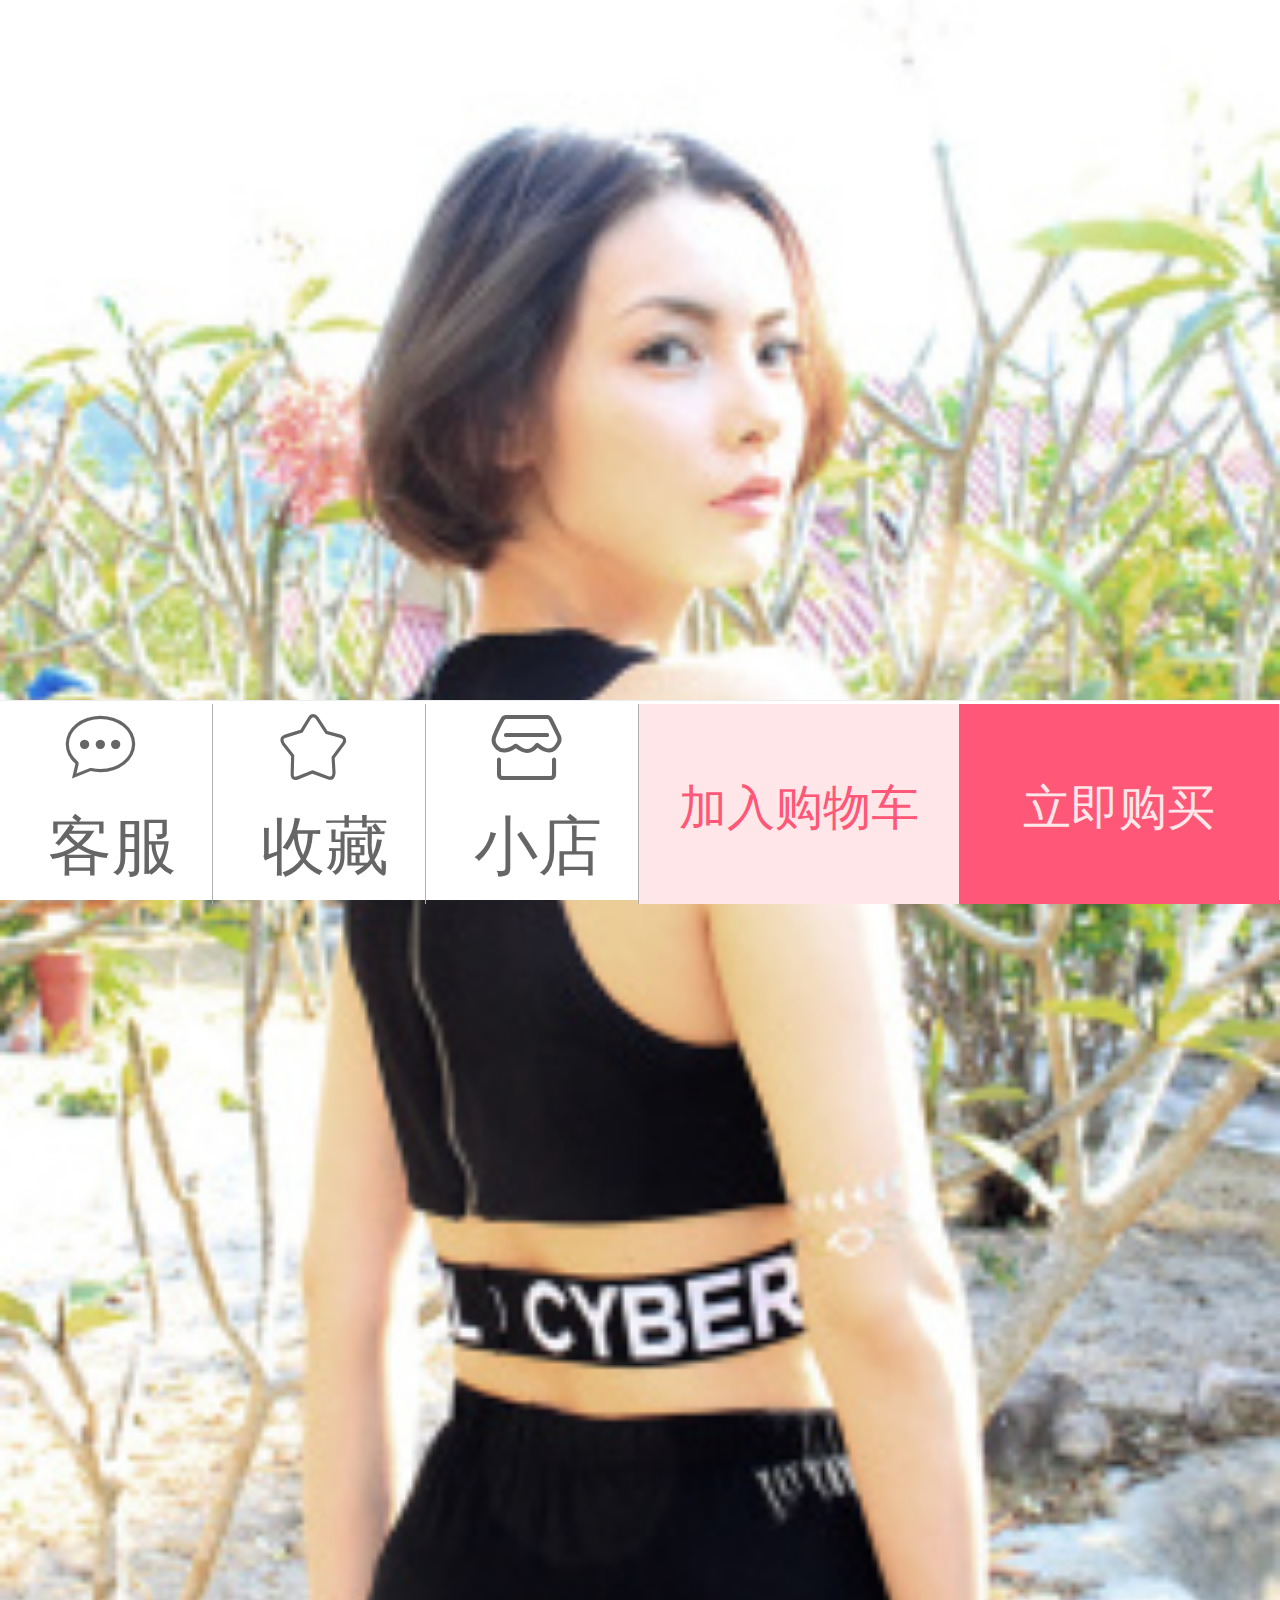
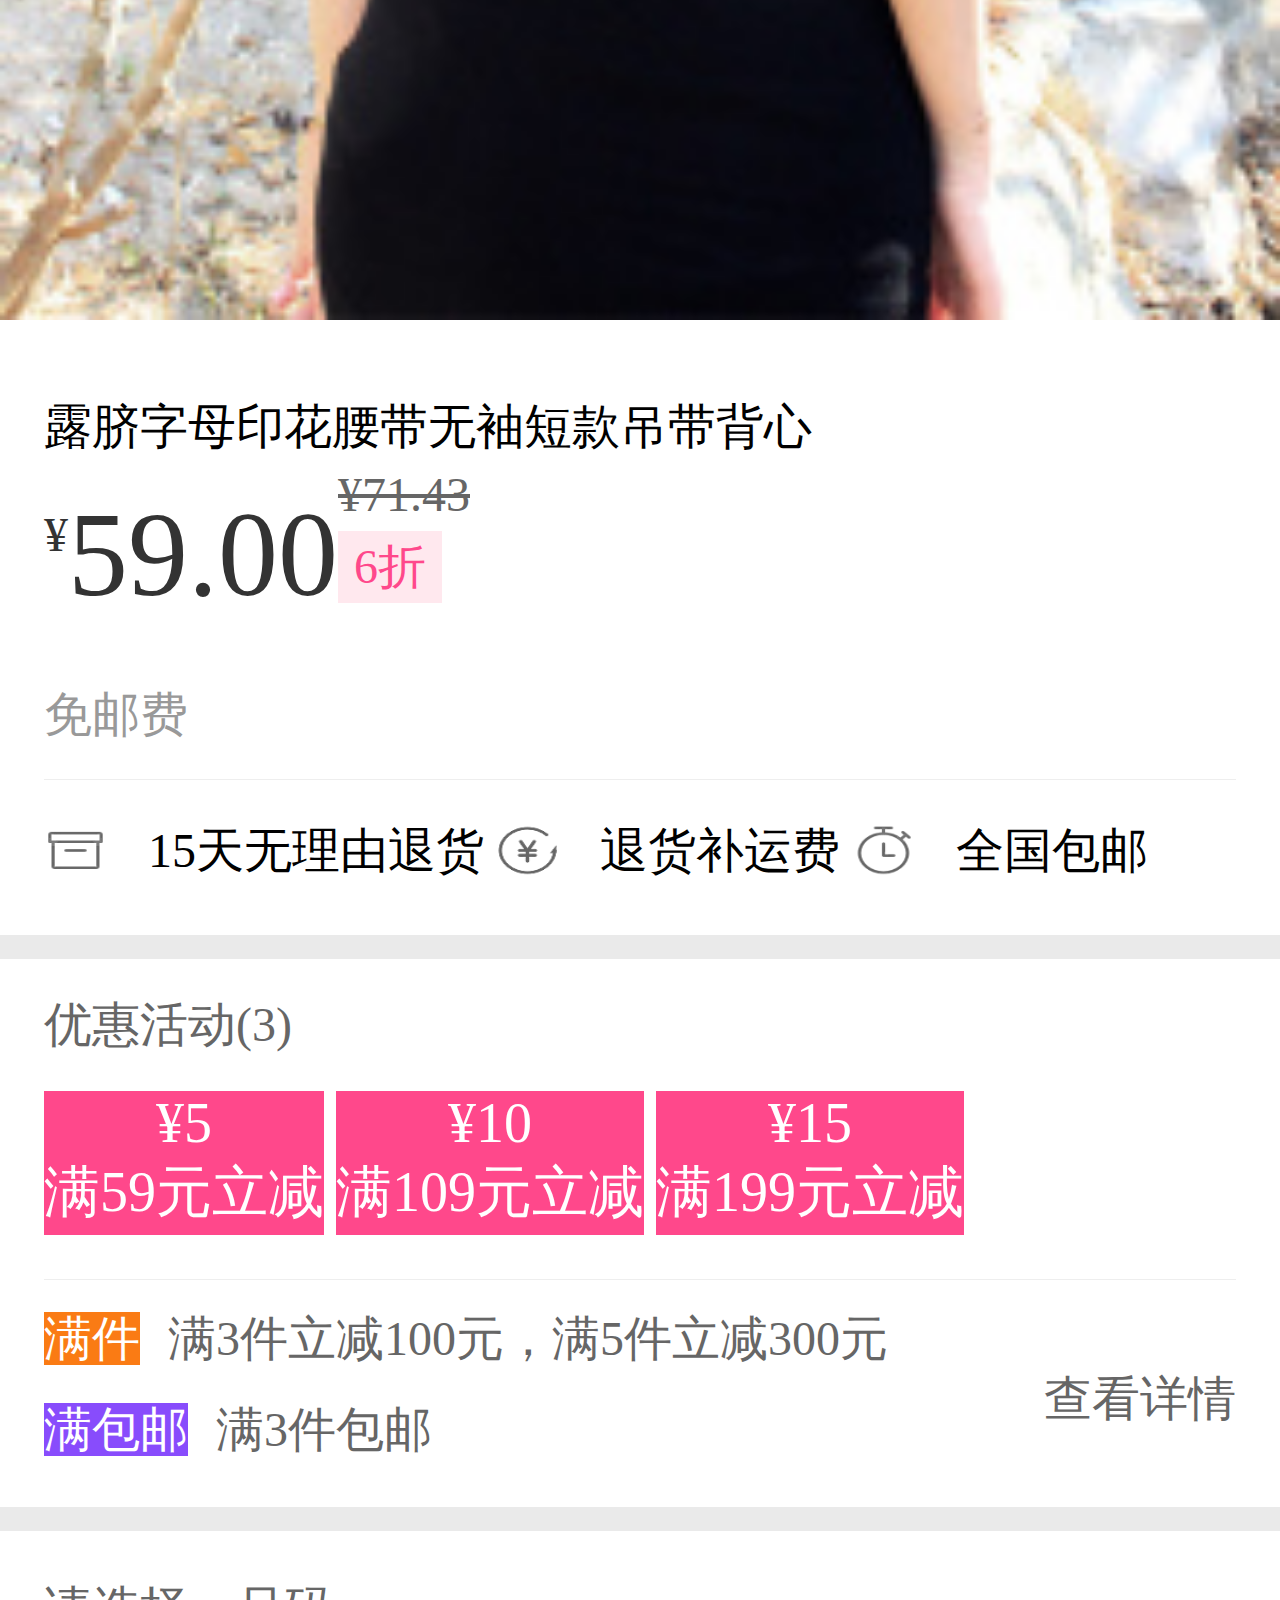
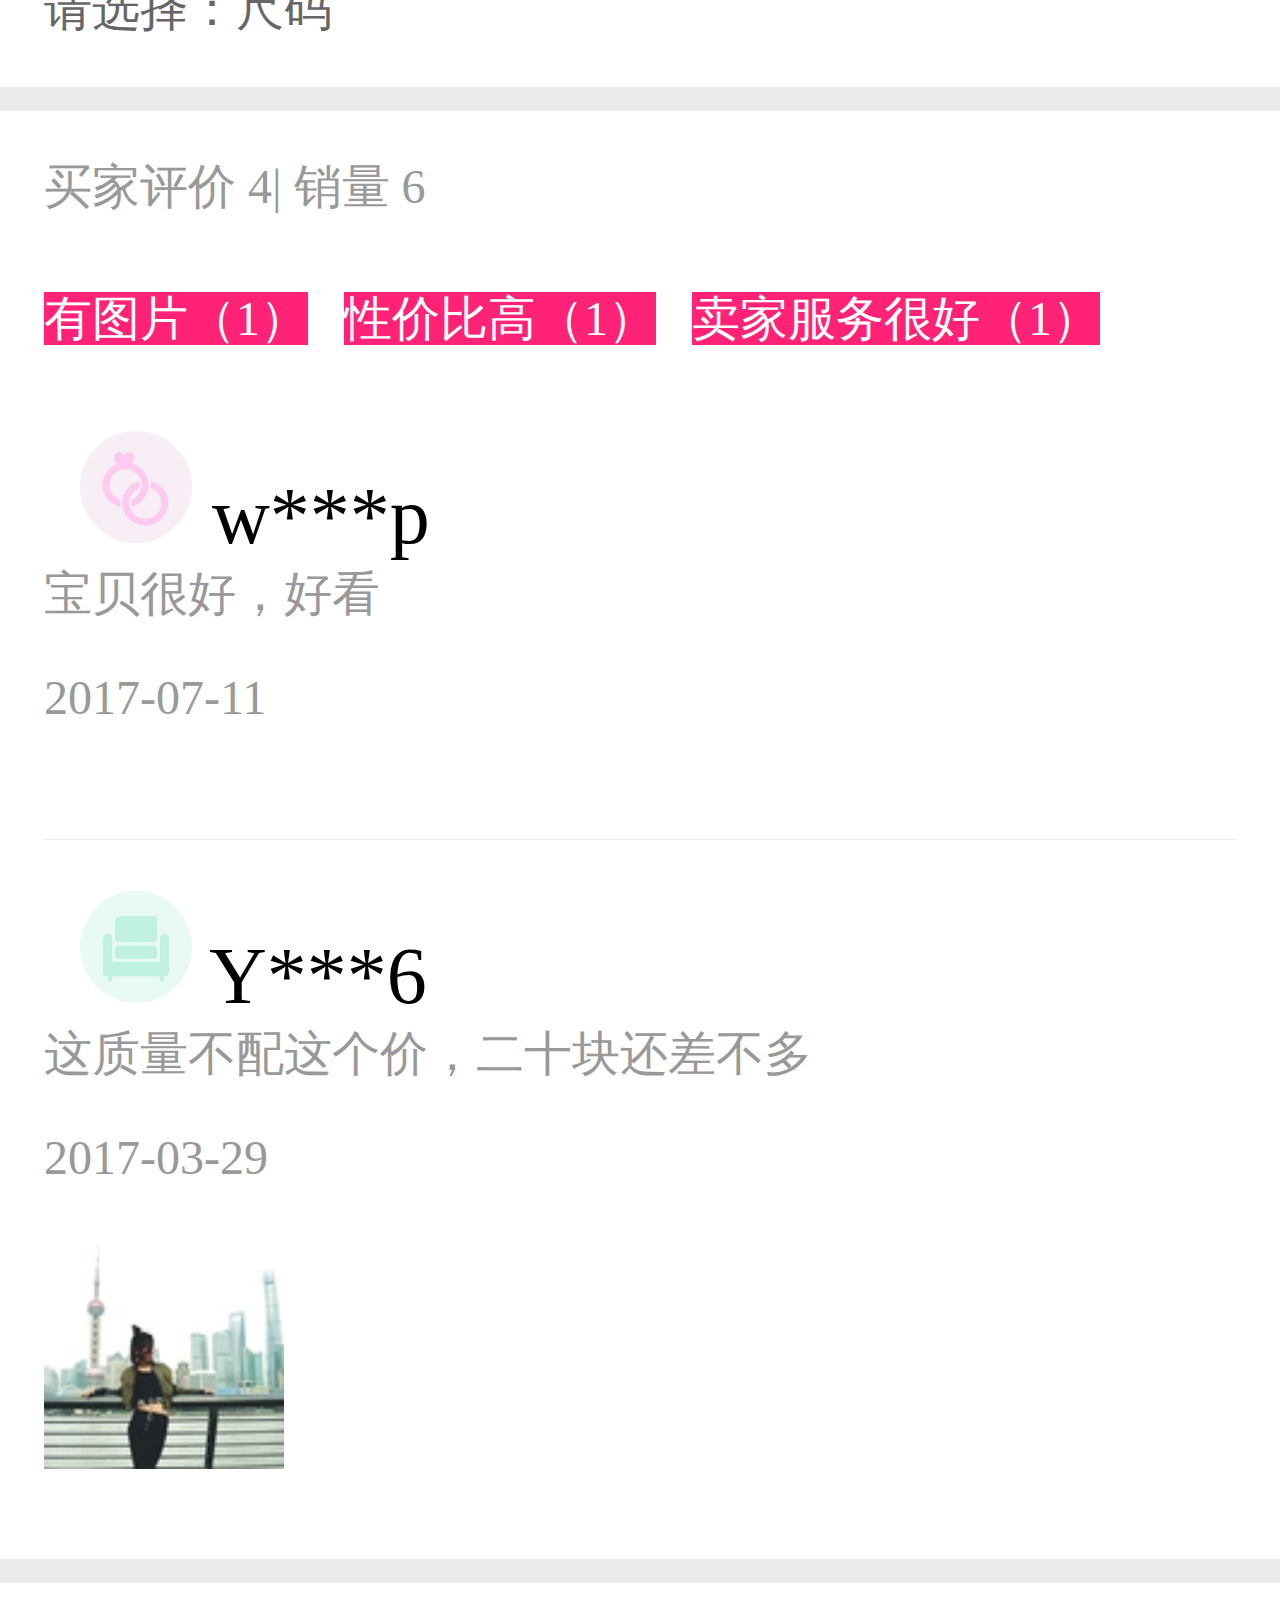
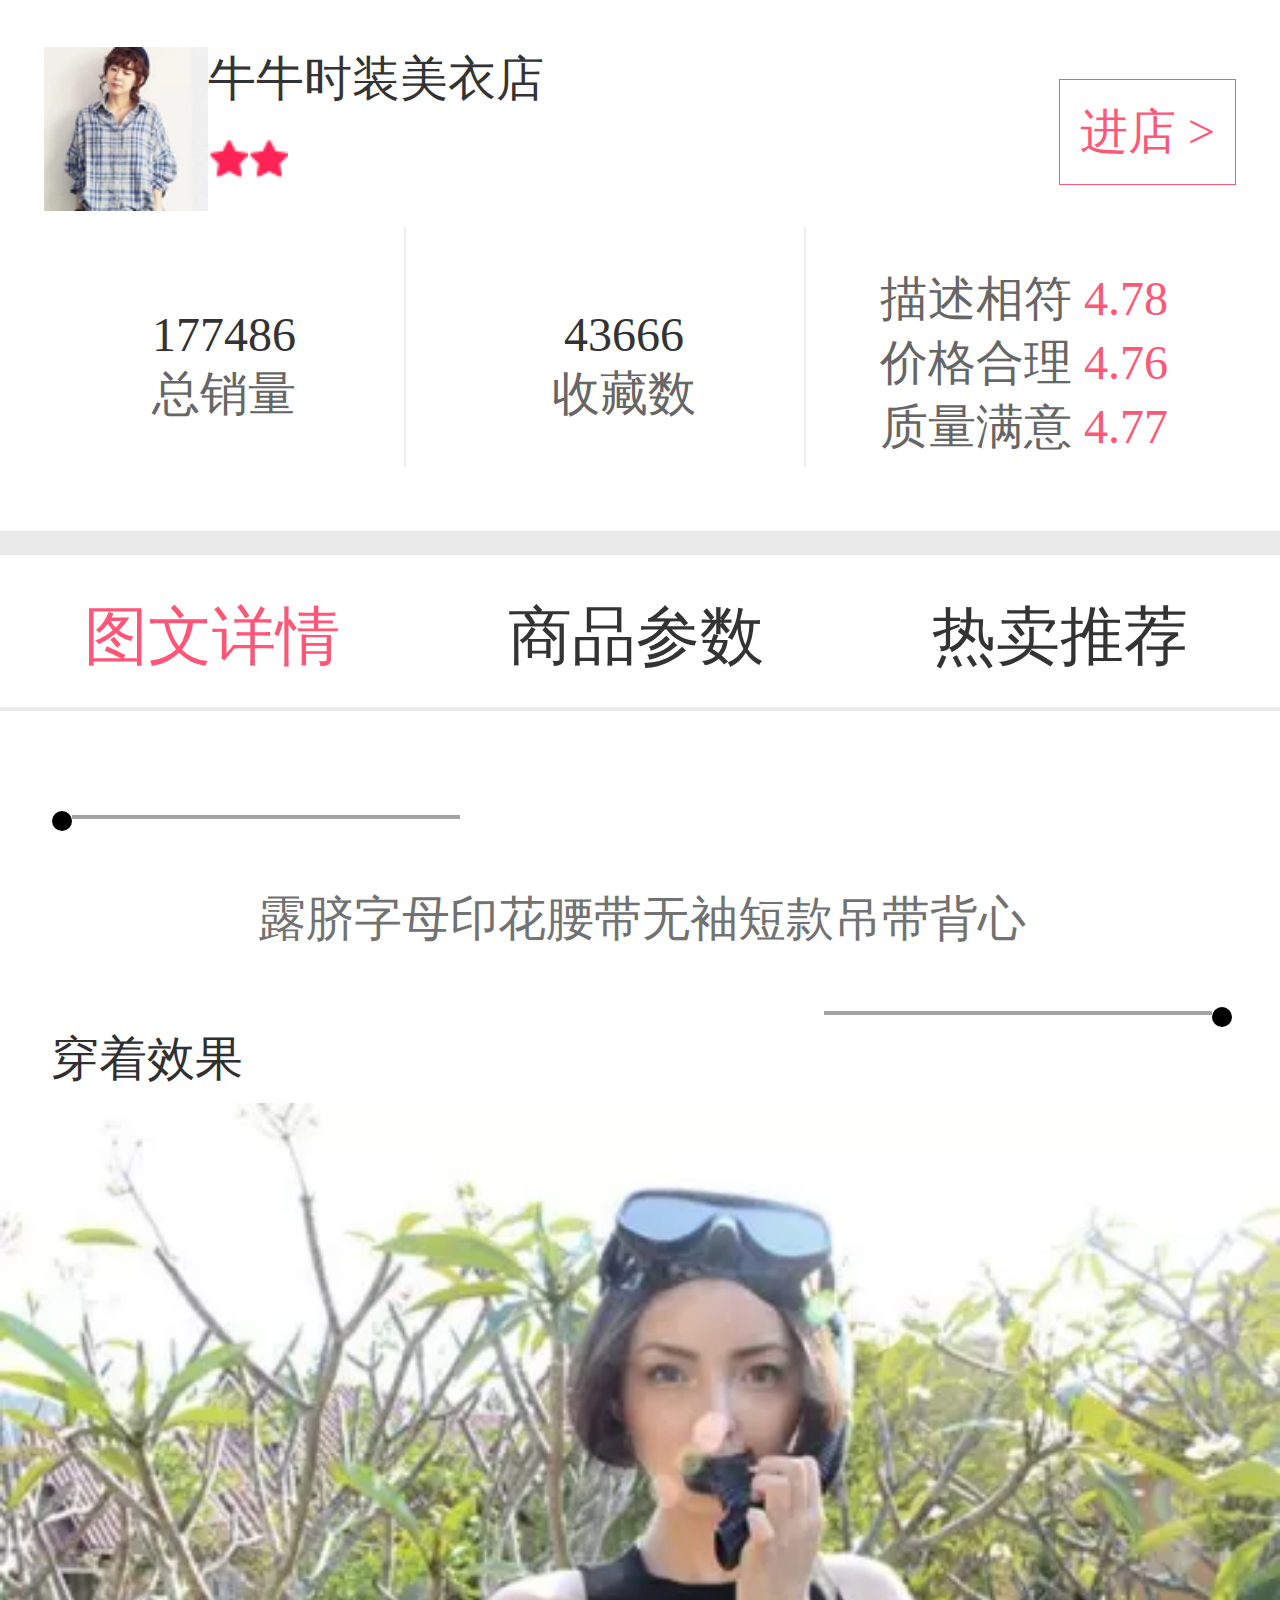
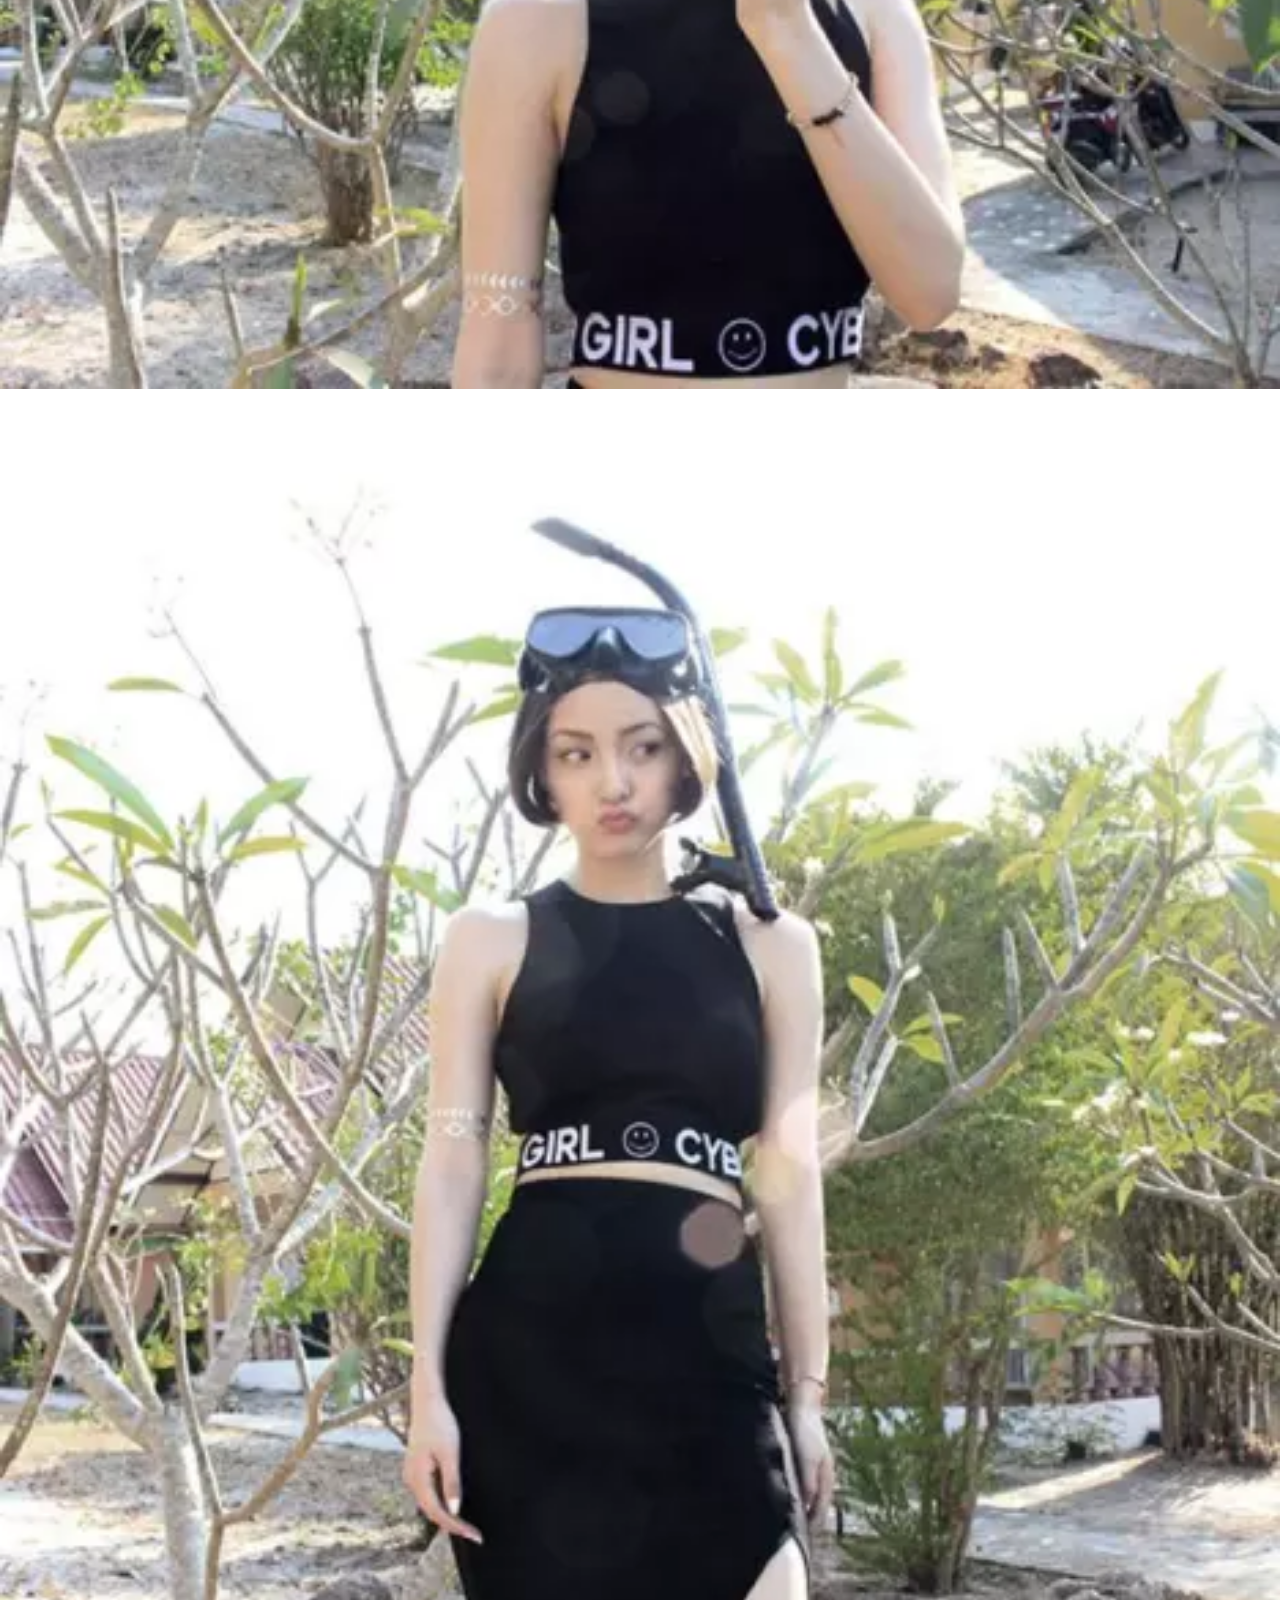
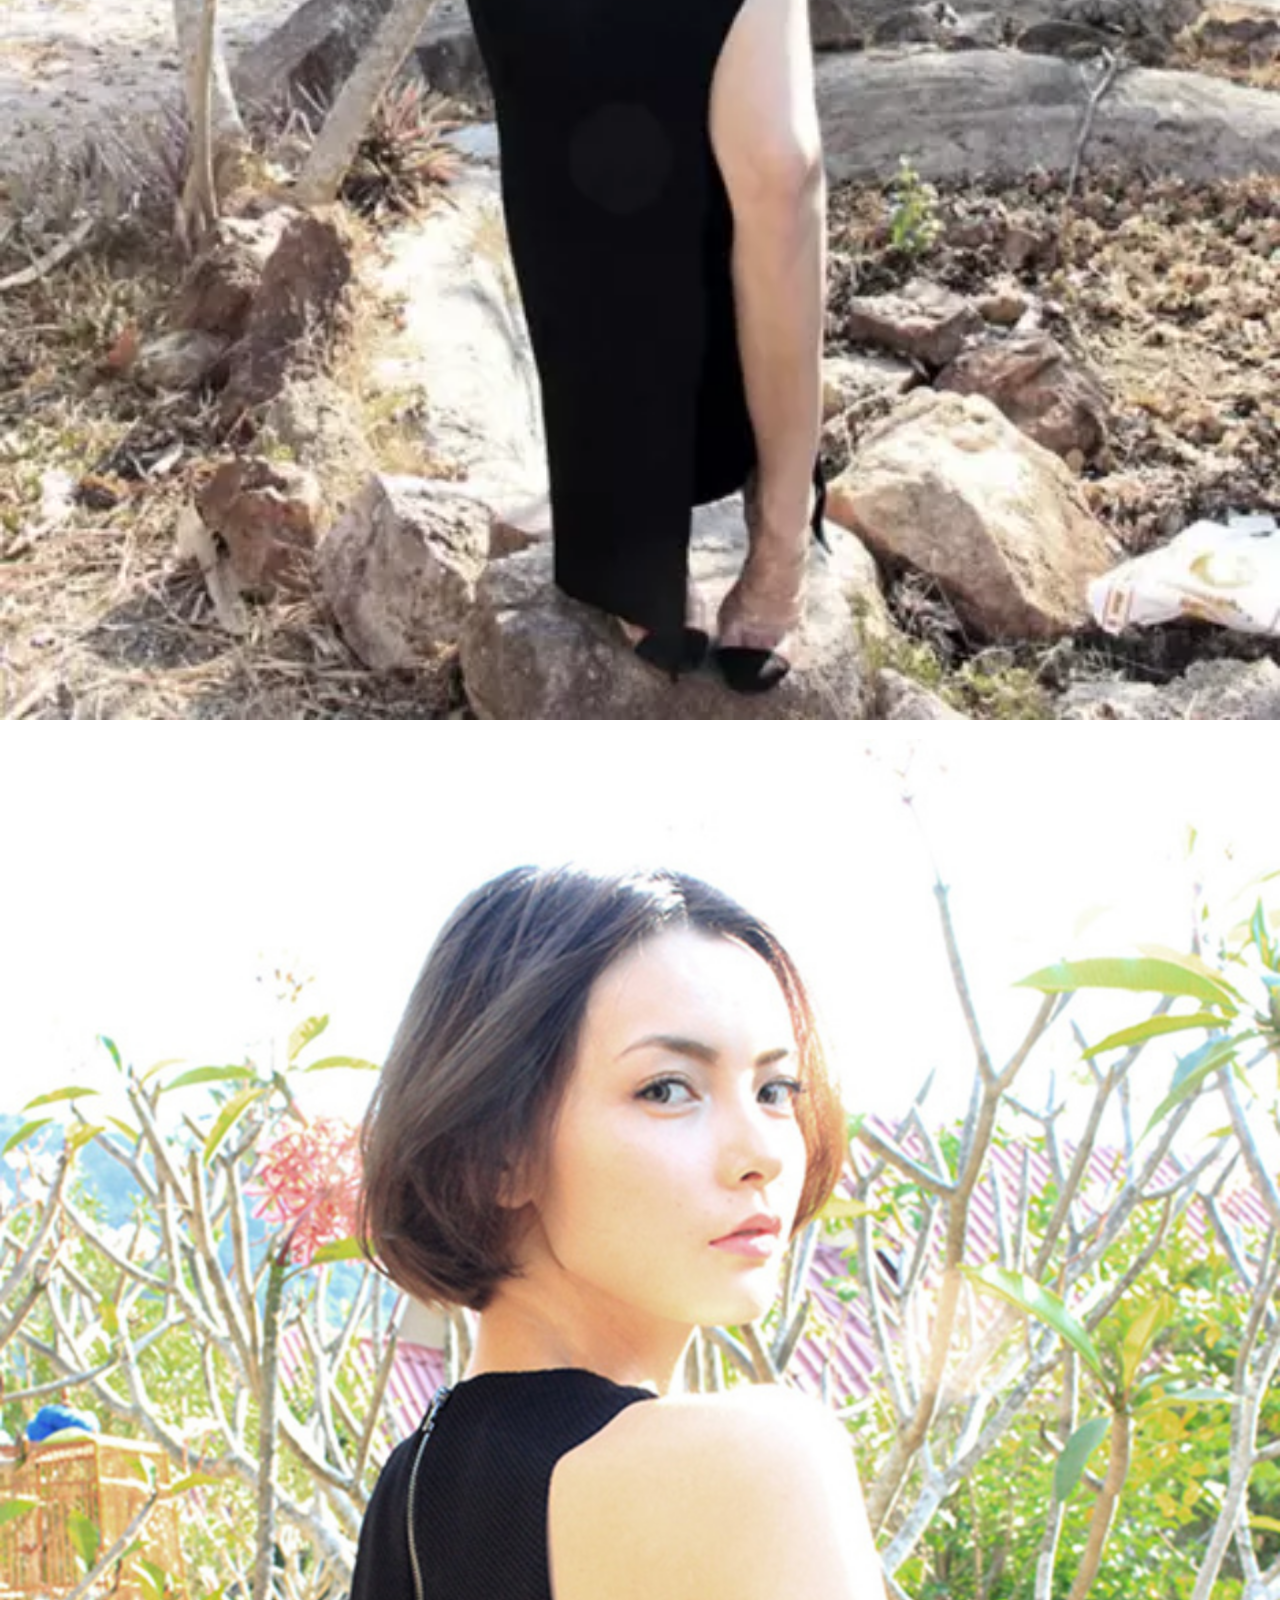
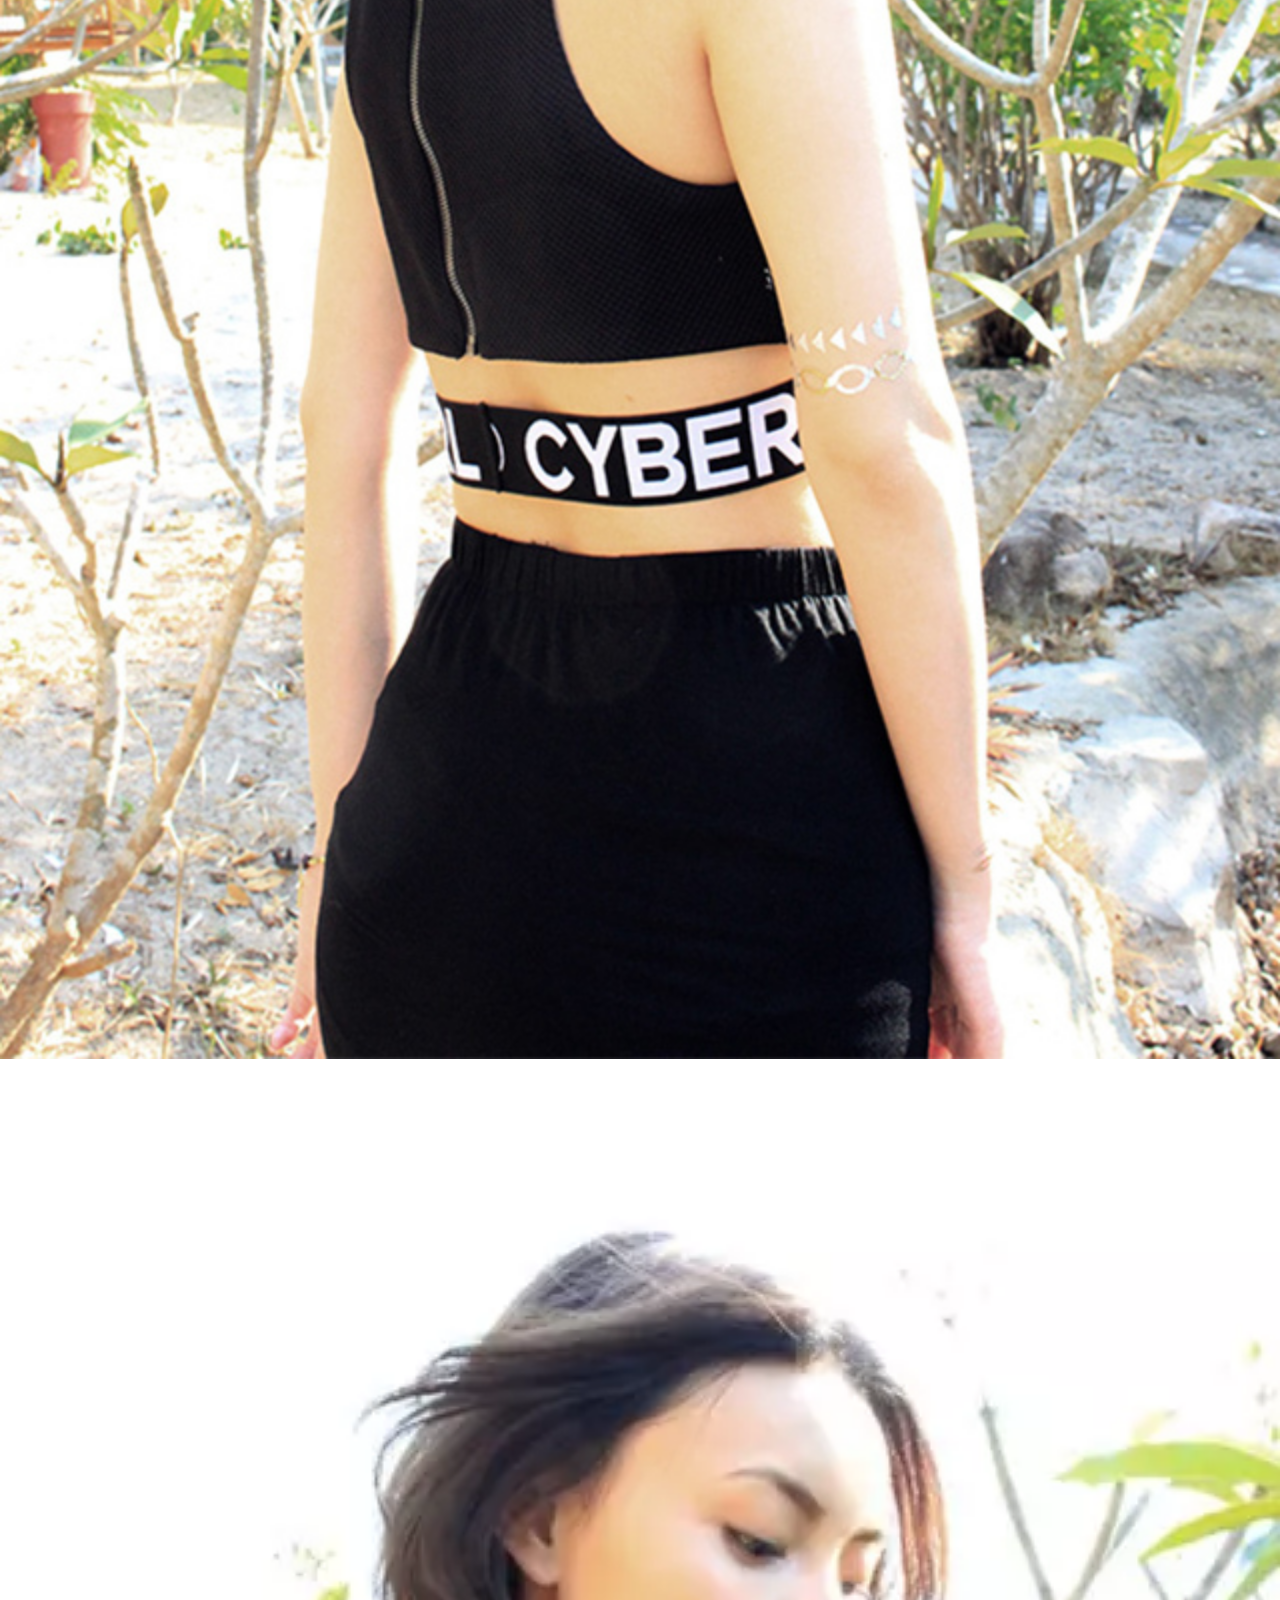
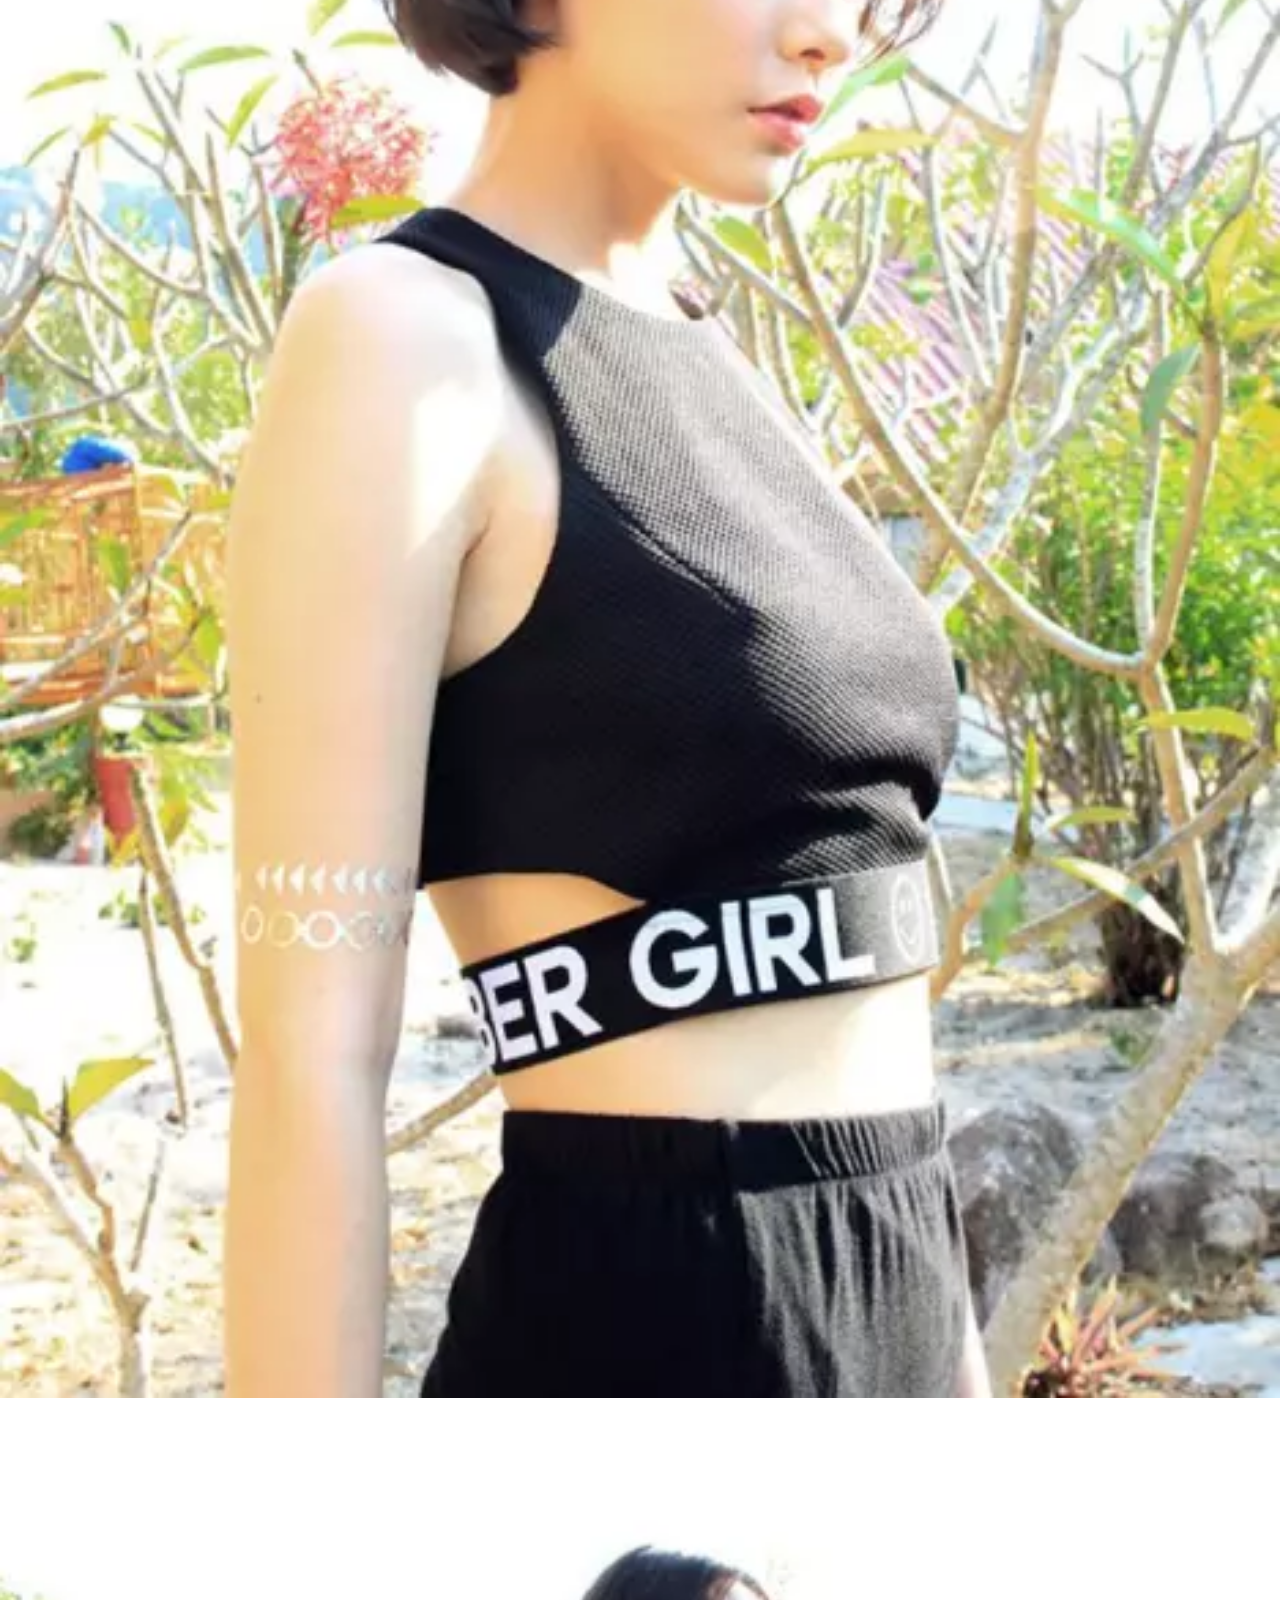
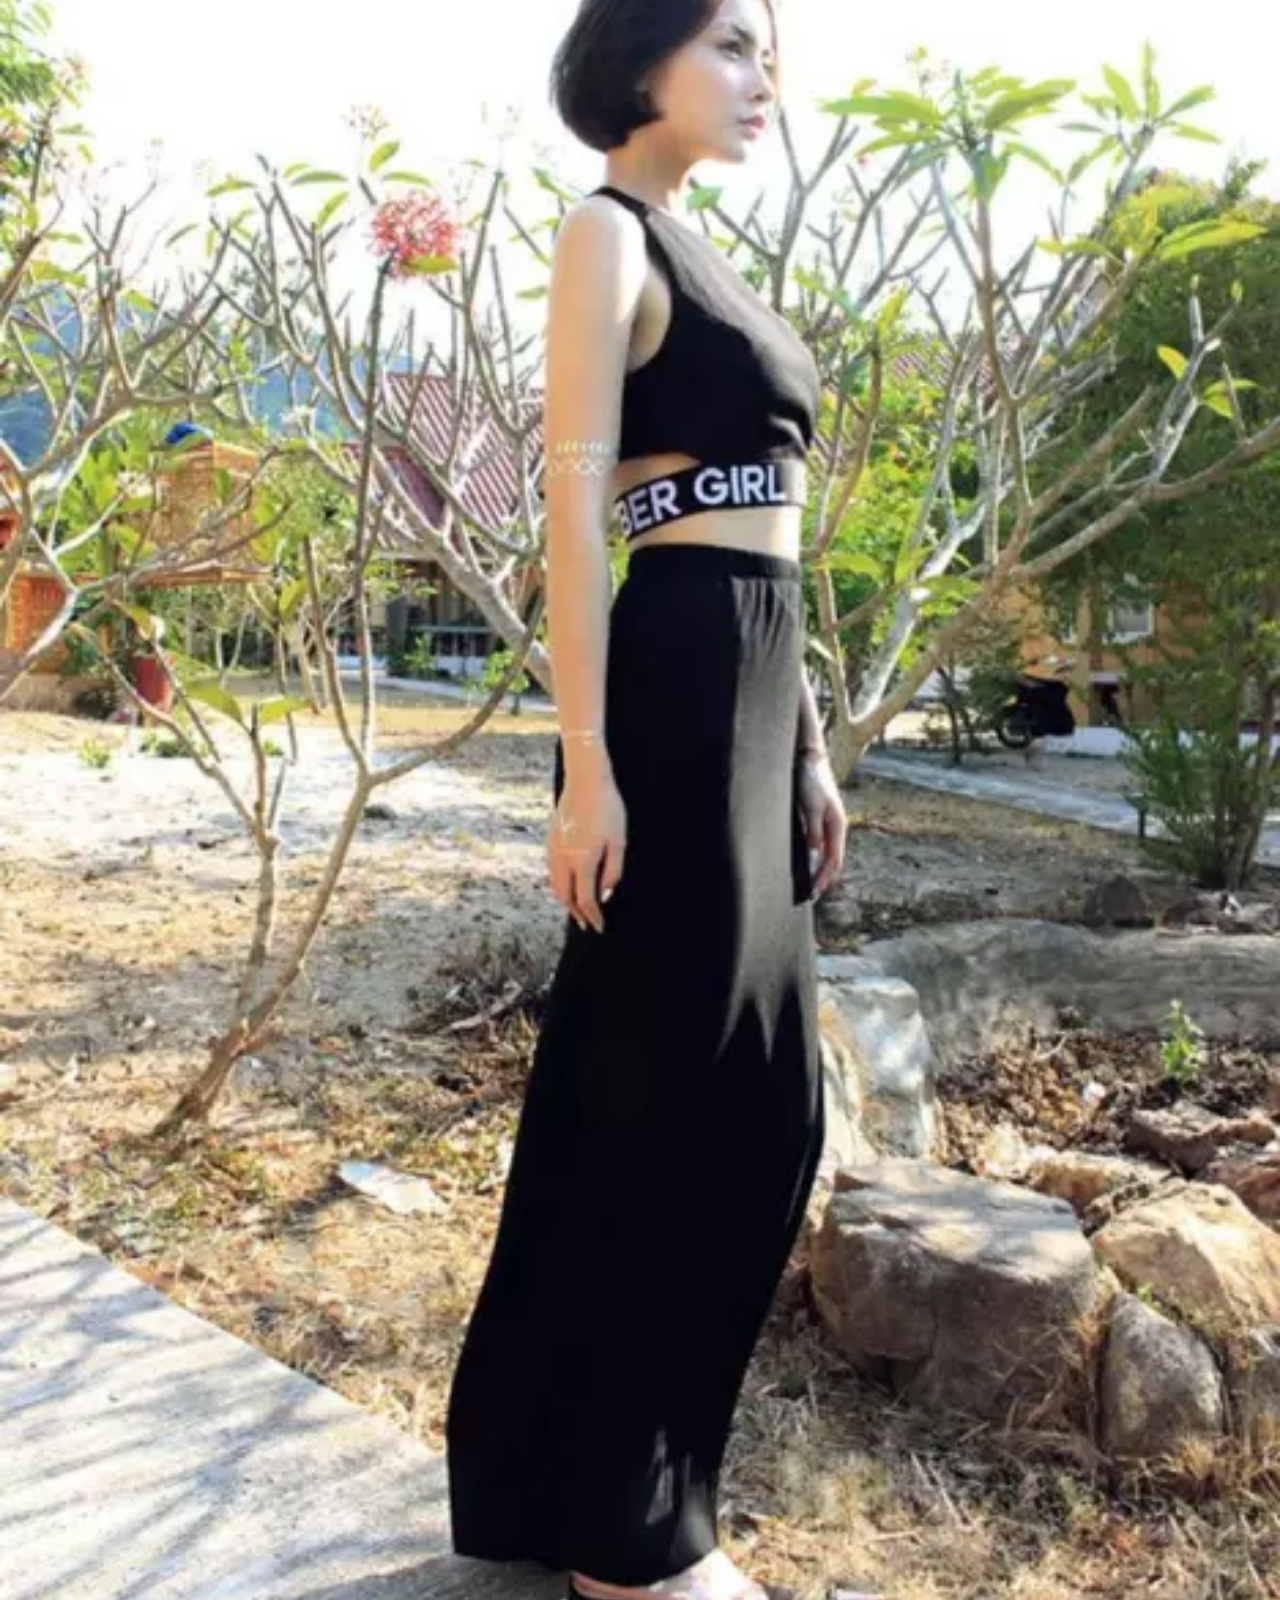
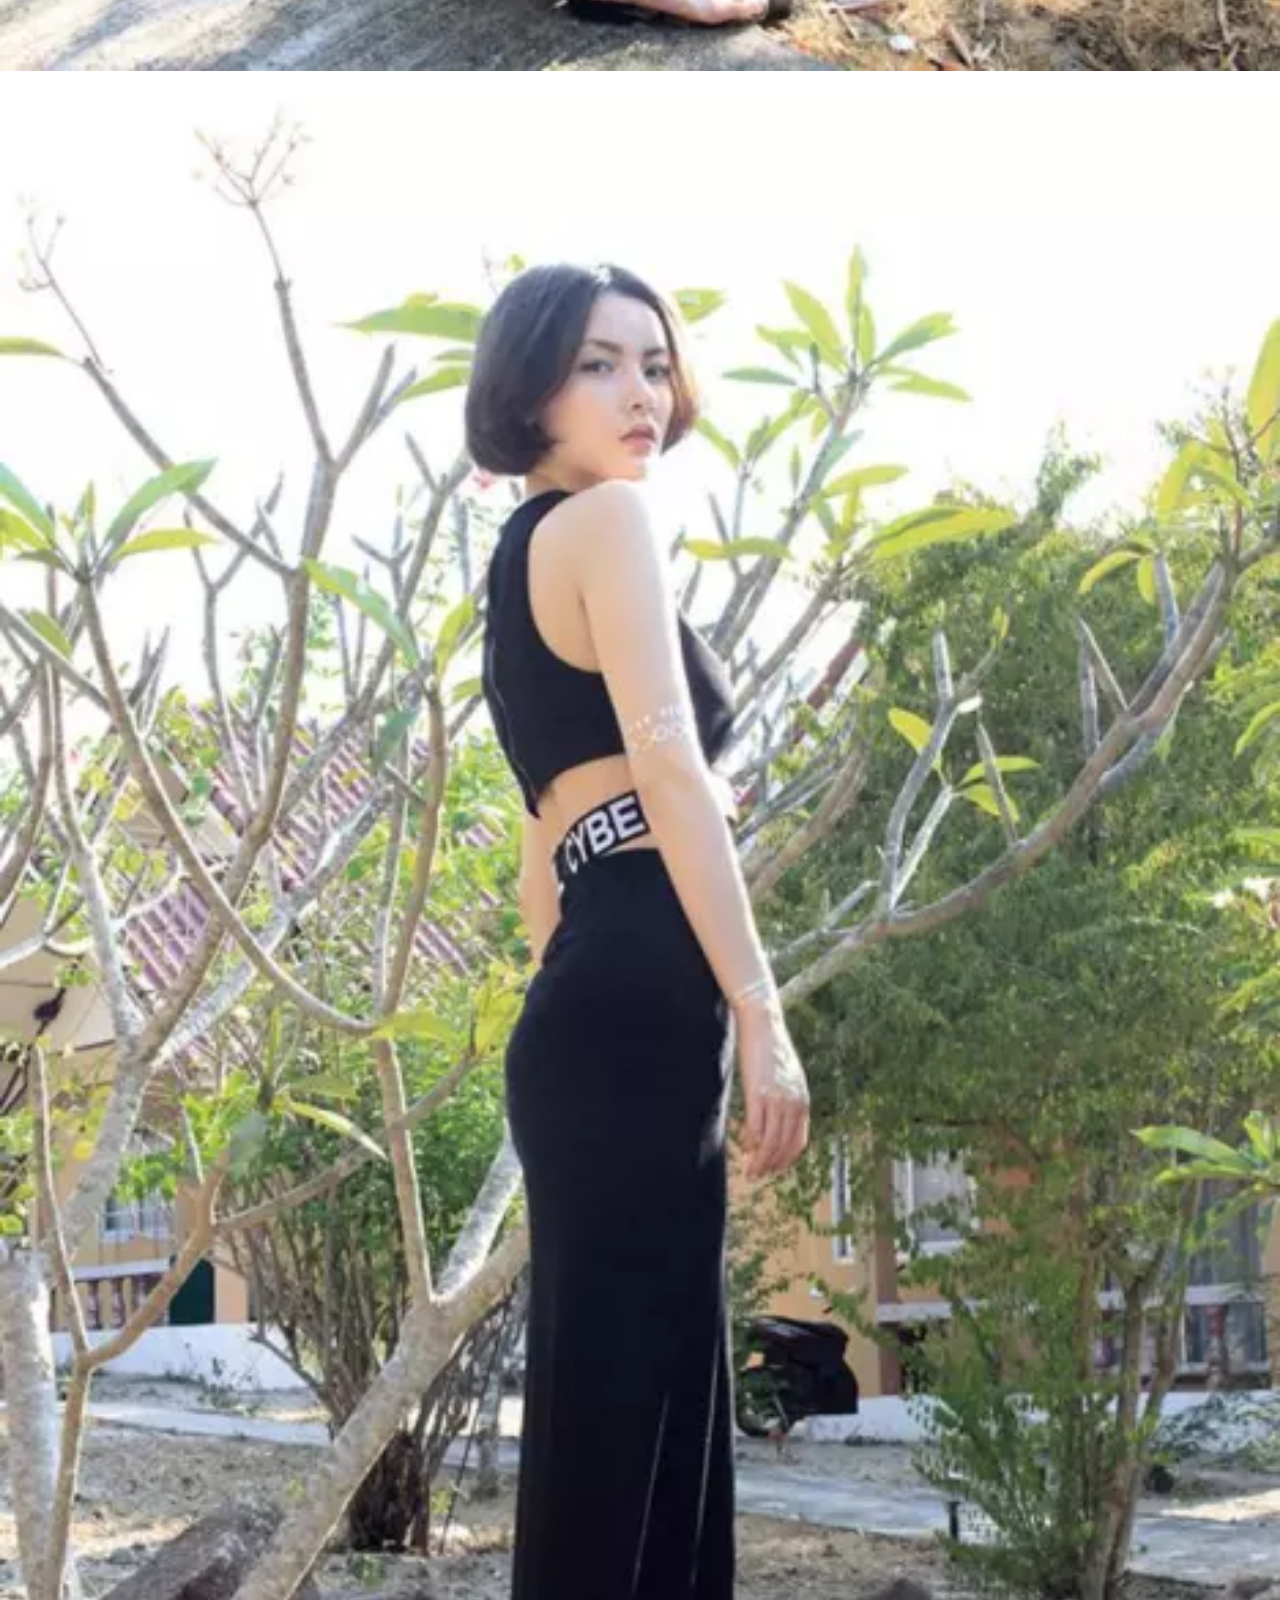
<file: details.html>
<!DOCTYPE html>
<html>
<head>
	<title></title>
	<link rel="stylesheet" type="text/css" href="css/details.css">
	<script src="js/index.js"></script>
	<link rel="stylesheet" type="text/css" href="icon/iconfont.css">
	<meta name="viewport" content="width=device-width,initial-scale=1,maximum-scale=1">
</head>

<body>
<div class="layout">
	<div class="header">
	<img src="img/shopping_clothes.jpg">
	<div class="headSon">
		<p>露脐字母印花腰带无袖短款吊带背心</p>
		<div class="headPrice">
			<span class="price">¥</span>
			<span class="price1">59.00</span>
			<span class="price2">¥71.43</span>
			<br/>
			<span class="price3">6折</span>
		</div>
		<p class="email">免邮费<p>
		<div class="border1"></div>	
		<p class="gou">
			<span class="white">
				15天无理由退货
			</span>
			<span class="new">
				退货补运费
			</span>
			<span class="hour">
				全国包邮
			</span>	
		</p>

		<!-- <div class="h_nav">
			<p>快捷导航</p>
		</div> -->
	</div>
	</div>

	<!-- 优惠活动 -->
	<div class="show">
	<p class="showSon">优惠活动(3)</p>
	<ul class="showList">
		<li>
			<p>¥5</p>
			<p>满59元立减</p>
		</li>
		<li>
			<p>¥10</p>
			<p>满109元立减</p>
		</li>
		<li>
			<p>¥15</p>
			<p>满199元立减</p>
		</li>
	</ul>
	<div class="border1"></div>	

	<div class="showfoot">
		<p class="detail">查看详情</p>
		<p class="showbuy1">
			<span>满件</span> 
			<span>满3件立减100元，满5件立减300元</span>
		</p>
		<p class="showbuy2">
			<span>满包邮</span> 
			<span>满3件包邮</span>
		</p>
	</div>
	</div>

	<!-- 请选择 -->
	<div class="choice">
	<span>请选择：尺码</span>
	</div>

	<!-- 买家评价 -->
	<div class="coust">
	<p>买家评价 4| 销量 6</p>
	<div class="couSon1">
		<span>有图片（1）</span>
		<span>性价比高（1）</span>
		<span>卖家服务很好（1）</span>
	</div>
	<div class="couSon2">
		<img src="img/details_cout1.jpg" class="cout">
		<span>w***p</span>
		<p>宝贝很好，好看</p>
		<p>2017-07-11</p>
	</div>
	<div class="border1"></div>	
	<div class="couSon2">
		<img src="img/details_cout2.jpg" class="cout">
		<span>Y***6</span>
		<p>这质量不配这个价，二十块还差不多</p>
		<p>2017-03-29</p>
		<img src="img/details_cout3.png" class="cout3">
	</div>
	</div>

	<!-- 销量 -->
	<div class="store">
	<div class="storeTit">
		<a href="">进店 &gt;</a>
		<img src="img/details_store1.png" class="store1">
		<div class="storeSon">
			<span>牛牛时装美衣店</span>
			<br>
			<img src="img/details_store2.png" class="store2">
			<img src="img/details_store2.png" class="store2">
		</div>	
	</div>

	<ul class="volume">
		<li class="vo1">
			<p>177486</p>
			<p>总销量</p>
		</li>
		<li class="border2"></li>	
		<li class="vo1">
			<p>43666</p>
			<p>收藏数</p>
		</li>
		<li class="border2"></li>	
		<li class="vo2">
			<p>描述相符 <span>4.78</span></p>
			<p>价格合理 <span>4.76</span></p>
			<p>质量满意 <span>4.77</span></p>
		</li>
	</ul>
	</div>

	<div class="shops">
	<ul class="sketch">
		<li><a href="#sk1">图文详情</a></li>
		<li><a href="#sk2">商品参数</a></li>
		<li><a href="#sk3">热卖推荐</a></li>
	</ul>	
	</div>
	<div class="border1"></div>
	<!-- 图文详情 -->
	<div class="sket" id="sk1">
	<div class="introduce">
		<span class="ci1"></span>
		<span class="line1"></span>
		<p>露脐字母印花腰带无袖短款吊带背心</p>
		<span class="ci2"></span>
		<span class="line2"></span>
	</div>
	<p class="sound">穿着效果</p>
	<img src="img/details_sound1.png" class="sou_img">
	<img src="img/details_sound2.png" class="sou_img">
	<img src="img/details_sound3.png" class="sou_img">
	<img src="img/details_sound4.png" class="sou_img">
	<img src="img/details_sound5.png" class="sou_img">
	<img src="img/details_sound6.png" class="sou_img">
	<img src="img/details_sound7.png" class="sou_img">
	<img src="img/details_sound8.png" class="sou_img">
	</div>
	<!-- 商品参数 -->
	<div id="sk2">
	<ul class="parameter">
		<li>
			<span>图案</span>
			<span>其他</span>
		</li>
		<li class="border1">
		</li>
		<li>
			<span>颜色</span>
			<span>黑色</span>
		</li>
		<li class="border1">
		</li>
		<li>
			<span>季节</span>
			<span>春季</span>
		</li>
		<li class="border1"></li>
		<li>
			<span>材质</span>
			<span>棉</span>
		</li>
		<li class="border1"></li>
		<li>
			<span>领型</span>
			<span>圆领</span>
		</li>
		<li class="border1"></li>
		<li>
			<span>元素</span>
			<span>其他</span>
		</li>
		<li class="border1"></li>
		<li>
			<span>款式</span>
			<span>裹胸</span>
		</li>
		<li class="border1"></li>
		<li>
			<span>风格</span>
			<span>其他，基本款</span>
		</li>
		<li class="border1"></li>
		<li>
			<span>尺码</span>
			<span>S,L,M</span>
		</li>
		<li class="border1"></li>
		<li>
			<span>衣长</span>
			<span>超短款(30~40cm)</span>
		</li>
		<li class="border1"></li>
		<li>
			<span>版型</span>
			<span>宽松</span>
		</li>
		<li class="border1"></li>
	</ul>
	</div>

	<!-- 热卖推荐 -->
	<div class="recommend" id="sk3">
	<ul class="recList">
		<li class="recSon reSon">
			<a href="#">
				<div class="recSon_a">
					<img src="img/index_like1.png">
				</div>
				<div class="recSon_b">
					<div class="Son1">
						<p>dfasdfdfgsdfgsfdgs</p>
					</div>
					<div class="Son2">
						<span>￥38</span>
						<span>553</span>
						<img src="img/index_Son2.png">
					</div>
				</div>
			</a>
		</li>
		<li class="recSon reSon">
			<a href="#">
				<div class="recSon_a">
					<img src="img/index_like1.png">
				</div>
				<div class="recSon_b">
					<div class="Son1">
						<p>dfasdfdfgsdfgsfdgs</p>
					</div>
					<div class="Son2">
						<span>￥38</span>
						<span>553</span>
						<img src="img/index_Son2.png">
					</div>
				</div>
			</a>
		</li>
		<li class="recSon reSon">
			<a href="#">
				<div class="recSon_a">
					<img src="img/index_like1.png">
				</div>
				<div class="recSon_b">
					<div class="Son1">
						<p>dfasdfdfgsdfgsfdgs</p>
					</div>
					<div class="Son2">
						<span>￥38</span>
						<span>553</span>
						<img src="img/index_Son2.png">
					</div>
				</div>
			</a>
		</li>
	</ul>
	<ul class="recList">
		<li class="recSon reSon">
			<a href="#">
				<div class="recSon_a">
					<img src="img/index_like1.png">
				</div>
				<div class="recSon_b">
					<div class="Son1">
						<p>dfasdfdfgsdfgsfdgs</p>
					</div>
					<div class="Son2">
						<span>￥38</span>
						<span>553</span>
						<img src="img/index_Son2.png">
					</div>
				</div>
			</a>
		</li>
		<li class="recSon reSon">
			<a href="#">
				<div class="recSon_a">
					<img src="img/index_like1.png">
				</div>
				<div class="recSon_b">
					<div class="Son1">
						<p>dfasdfdfgsdfgsfdgs</p>
					</div>
					<div class="Son2">
						<span>￥38</span>
						<span>553</span>
						<img src="img/index_Son2.png">
					</div>
				</div>
			</a>
		</li>
		<li class="recSon reSon">
			<a href="#">
				<div class="recSon_a">
					<img src="img/index_like1.png">
				</div>
				<div class="recSon_b">
					<div class="Son1">
						<p>dfasdfdfgsdfgsfdgs</p>
					</div>
					<div class="Son2">
						<span>￥38</span>
						<span>553</span>
						<img src="img/index_Son2.png">
					</div>
				</div>
			</a>
		</li>
	</ul>
	</div>	
</div>
<!-- 底部 -->
<div id="footer">
	<div class="border1"></div>
	<ul class="footerSon1">
		<li  class="foot1">
			<a href="#">
				<span class="footIcon">&#xe601;</span>
				<br/>
				<span class="footFont">客服</span>  
			</a>
		</li>	
		<li  class="foot1">
			<a href="">
				<span  class="footIcon">&#xe603;</span><br>
				<span class="footFont">收藏</span>
			</a>
		</li>
		<li  class="foot1">
			<a href="" >
				<span  class="footIcon">&#xe652;</span><br>
				<span  class="footFont">小店</span>	 
			</a>
		</li>
		<li class="foot2">
			<a href="shopping.html">加入购物车</a>
		</li>
		<li class="foot3">
			<a href="login.html">立即购买</a>
		</li>
	</ul>
</div>
</body>
</html>
</file>
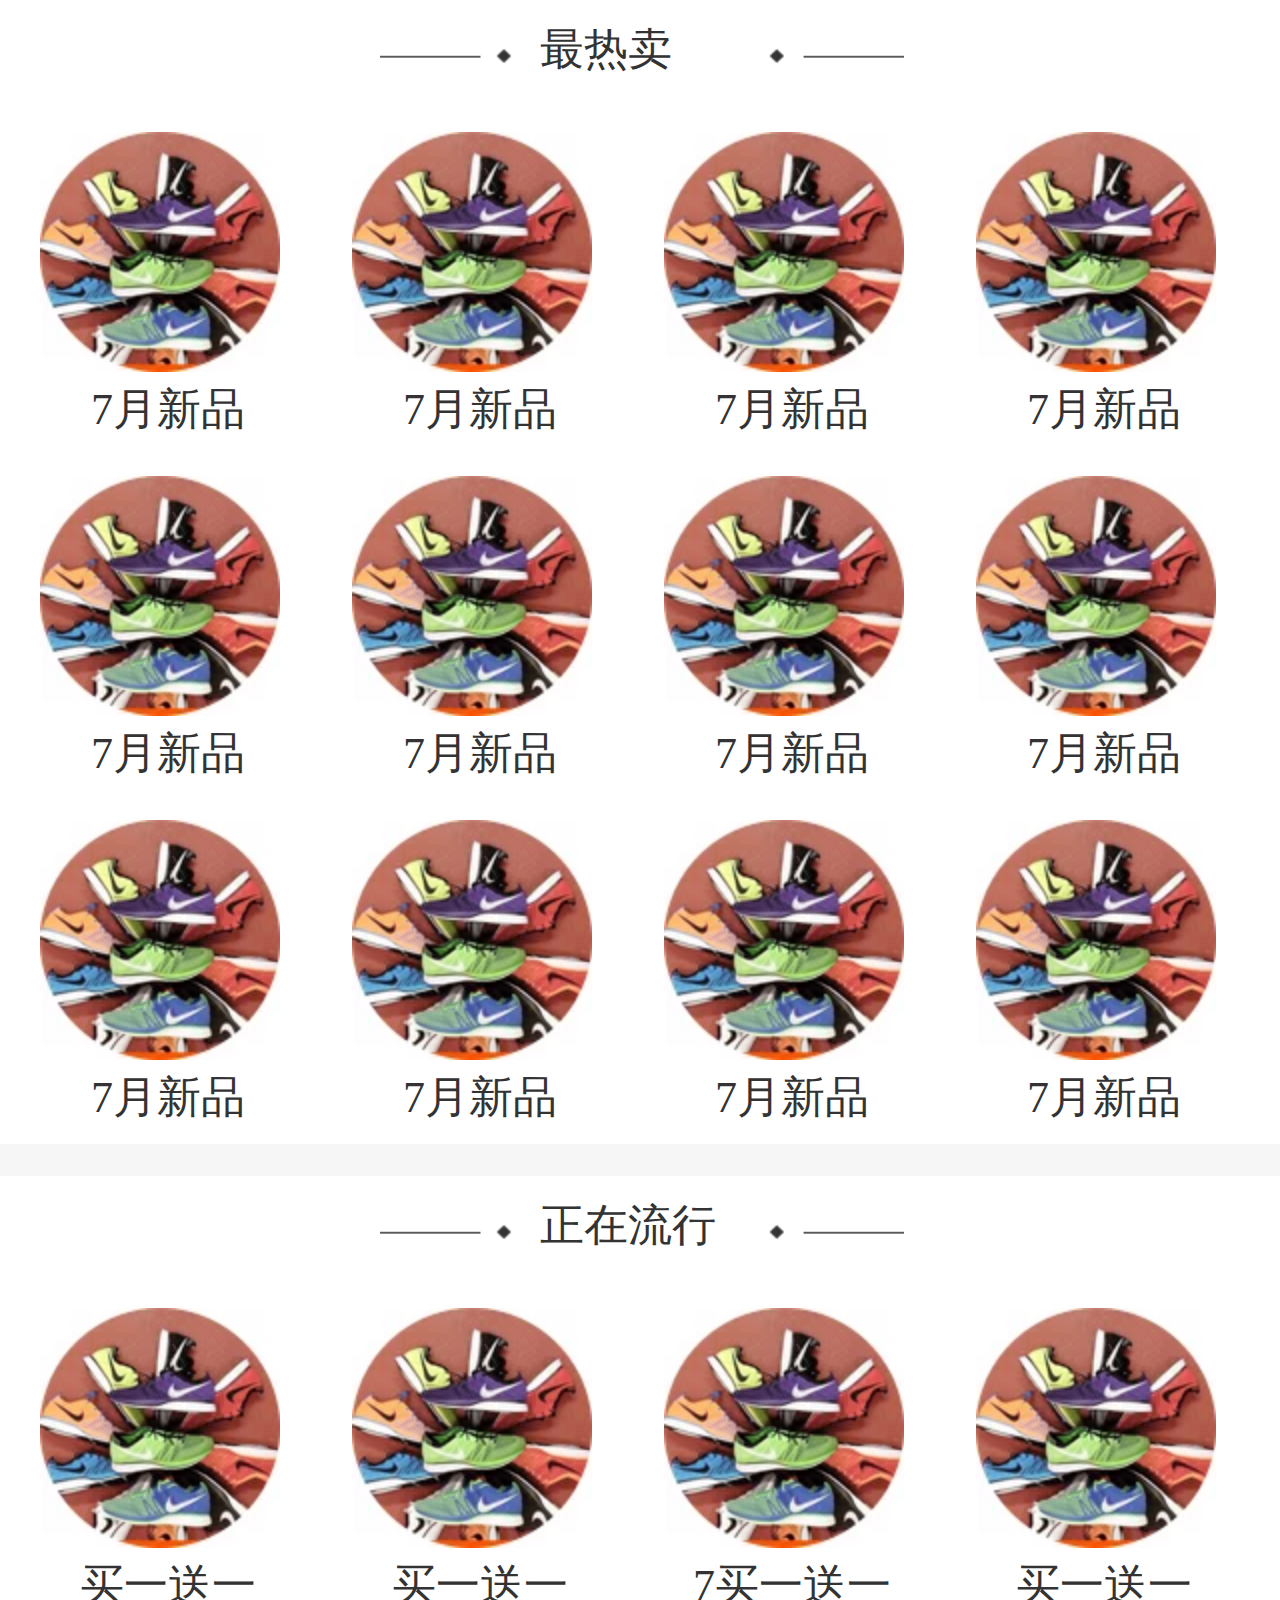
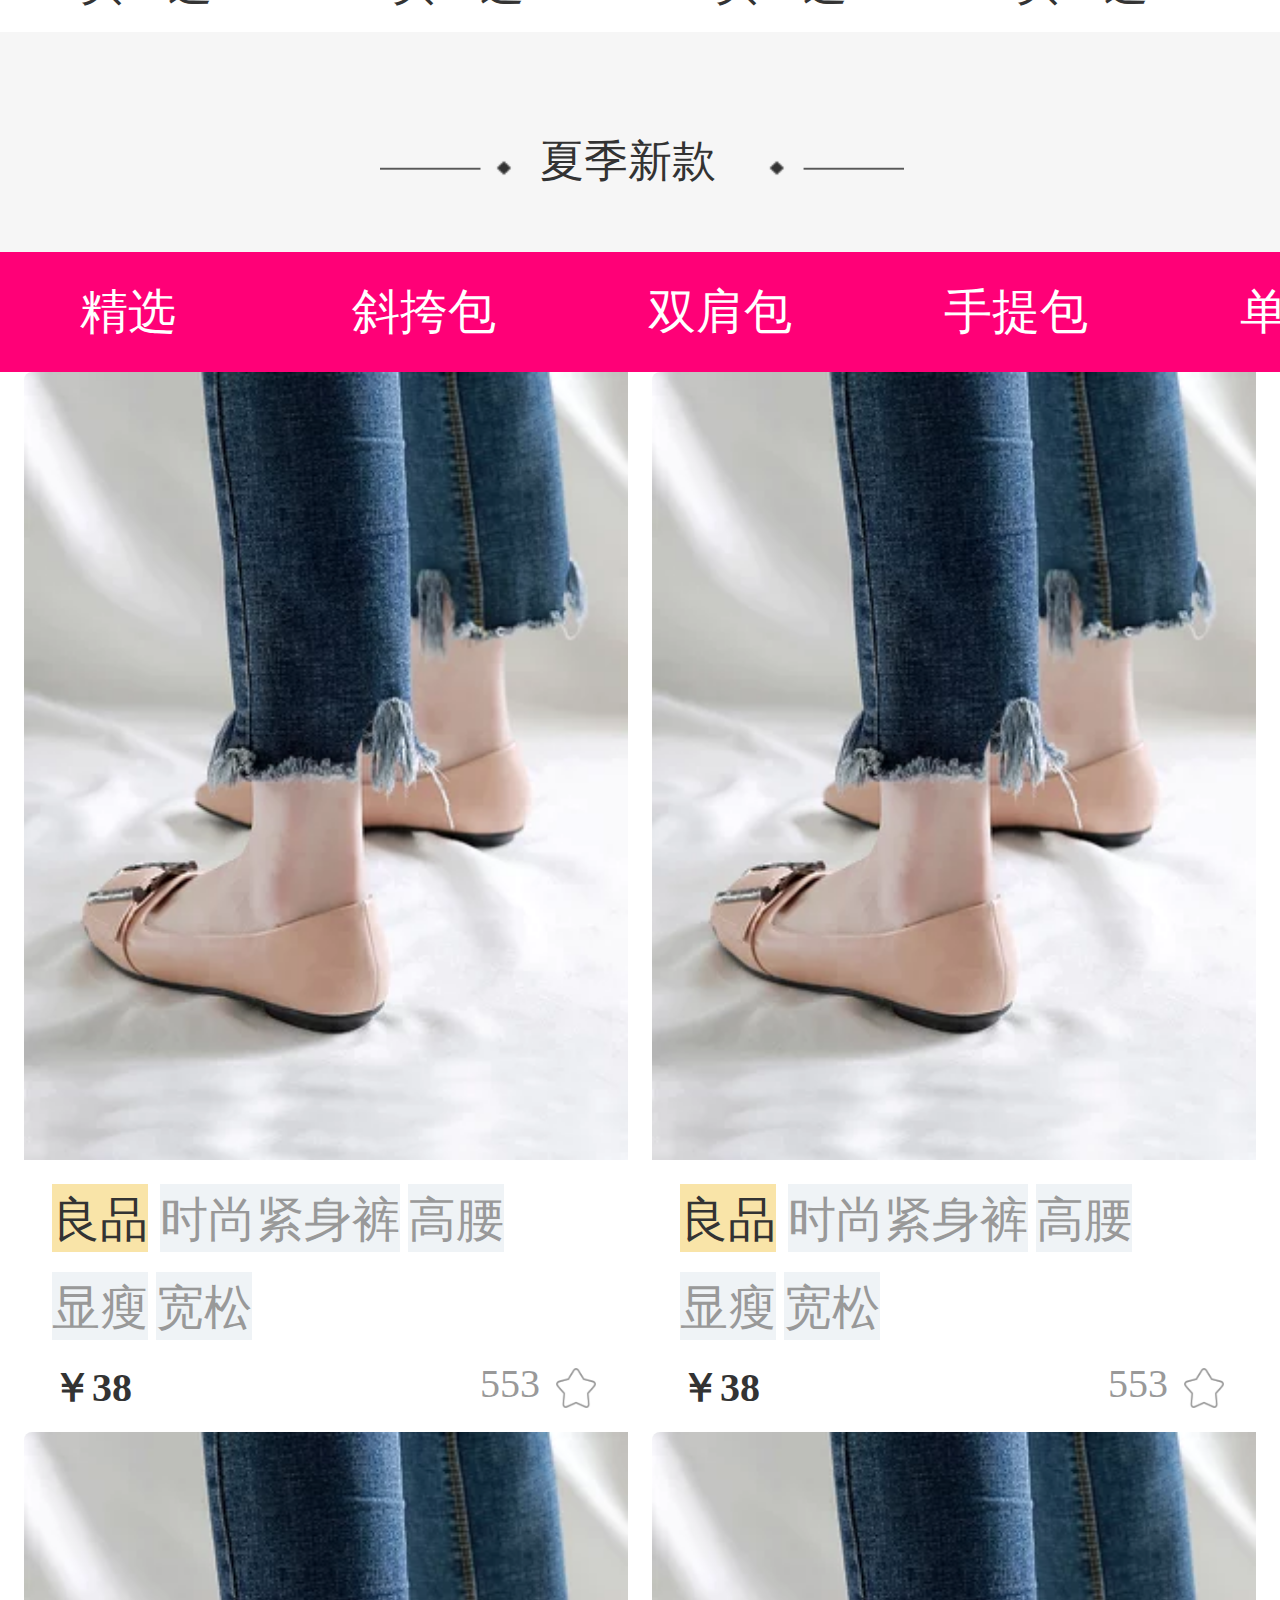
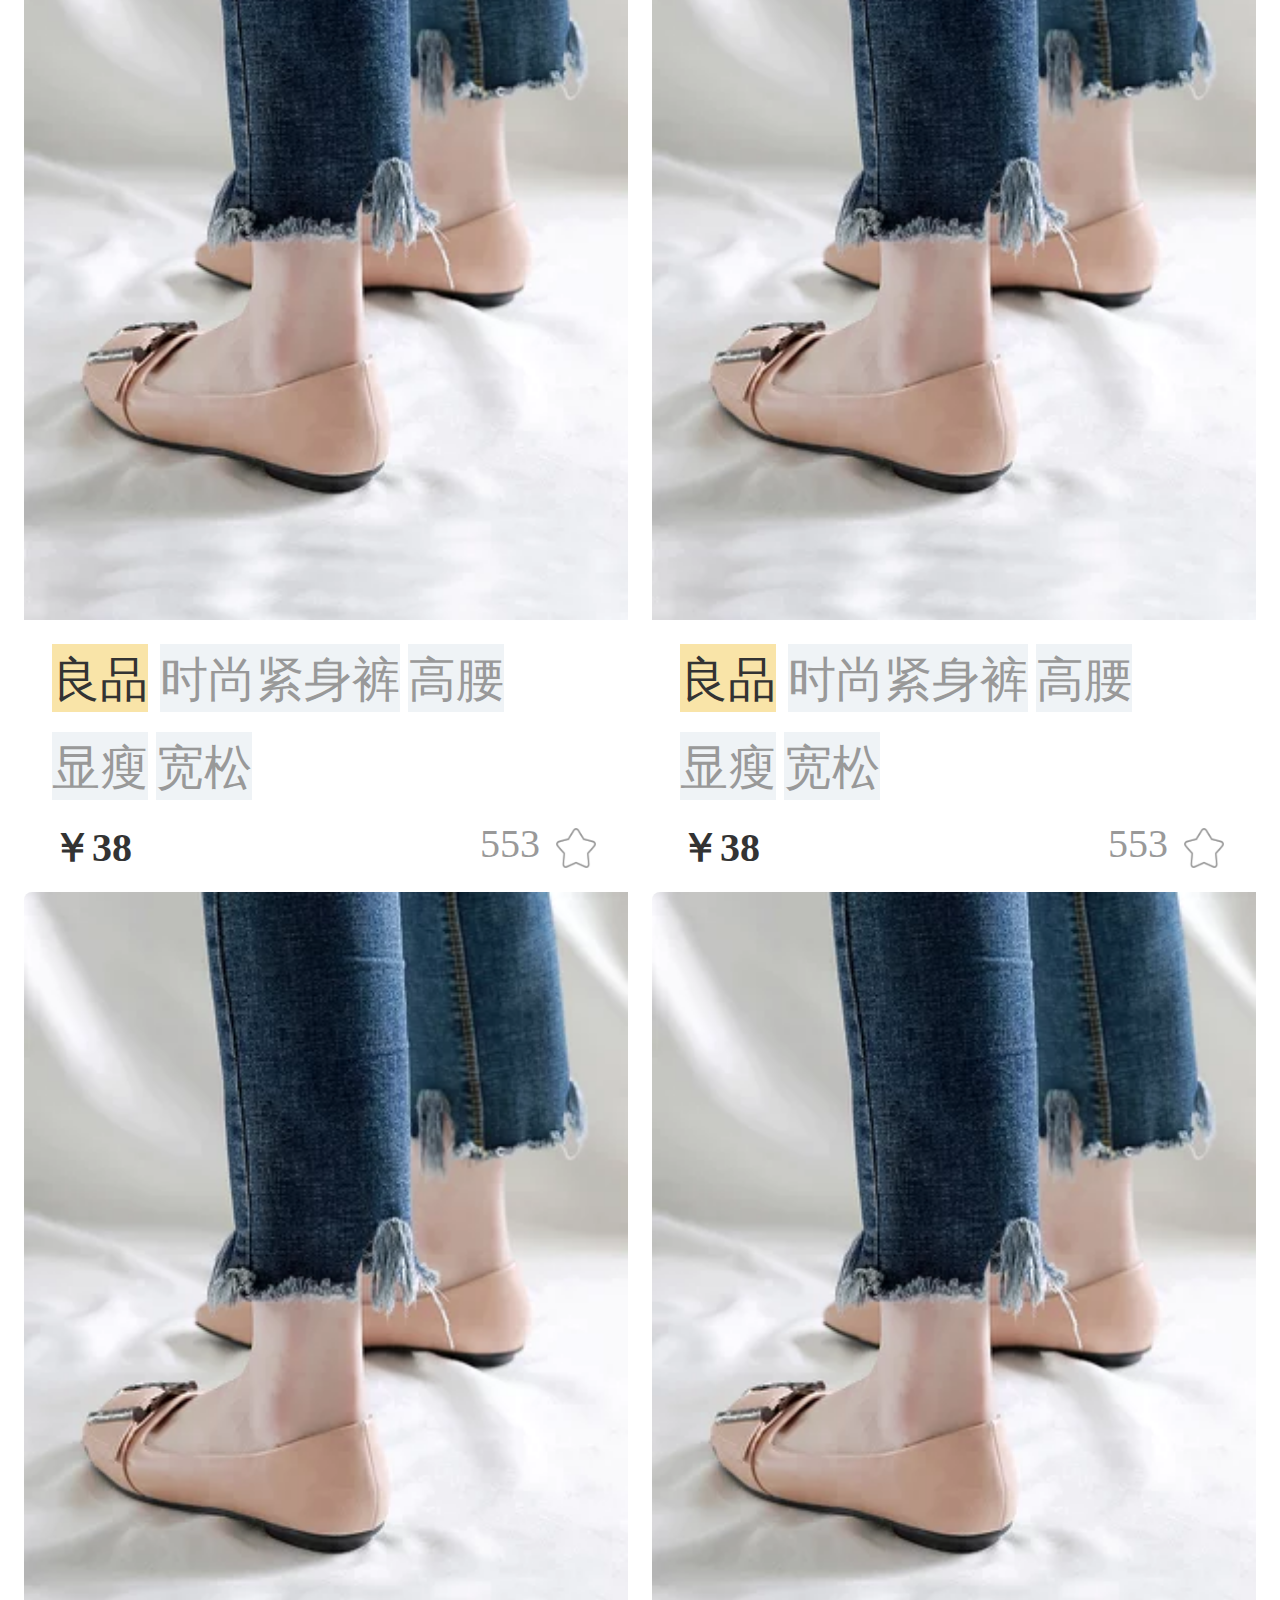
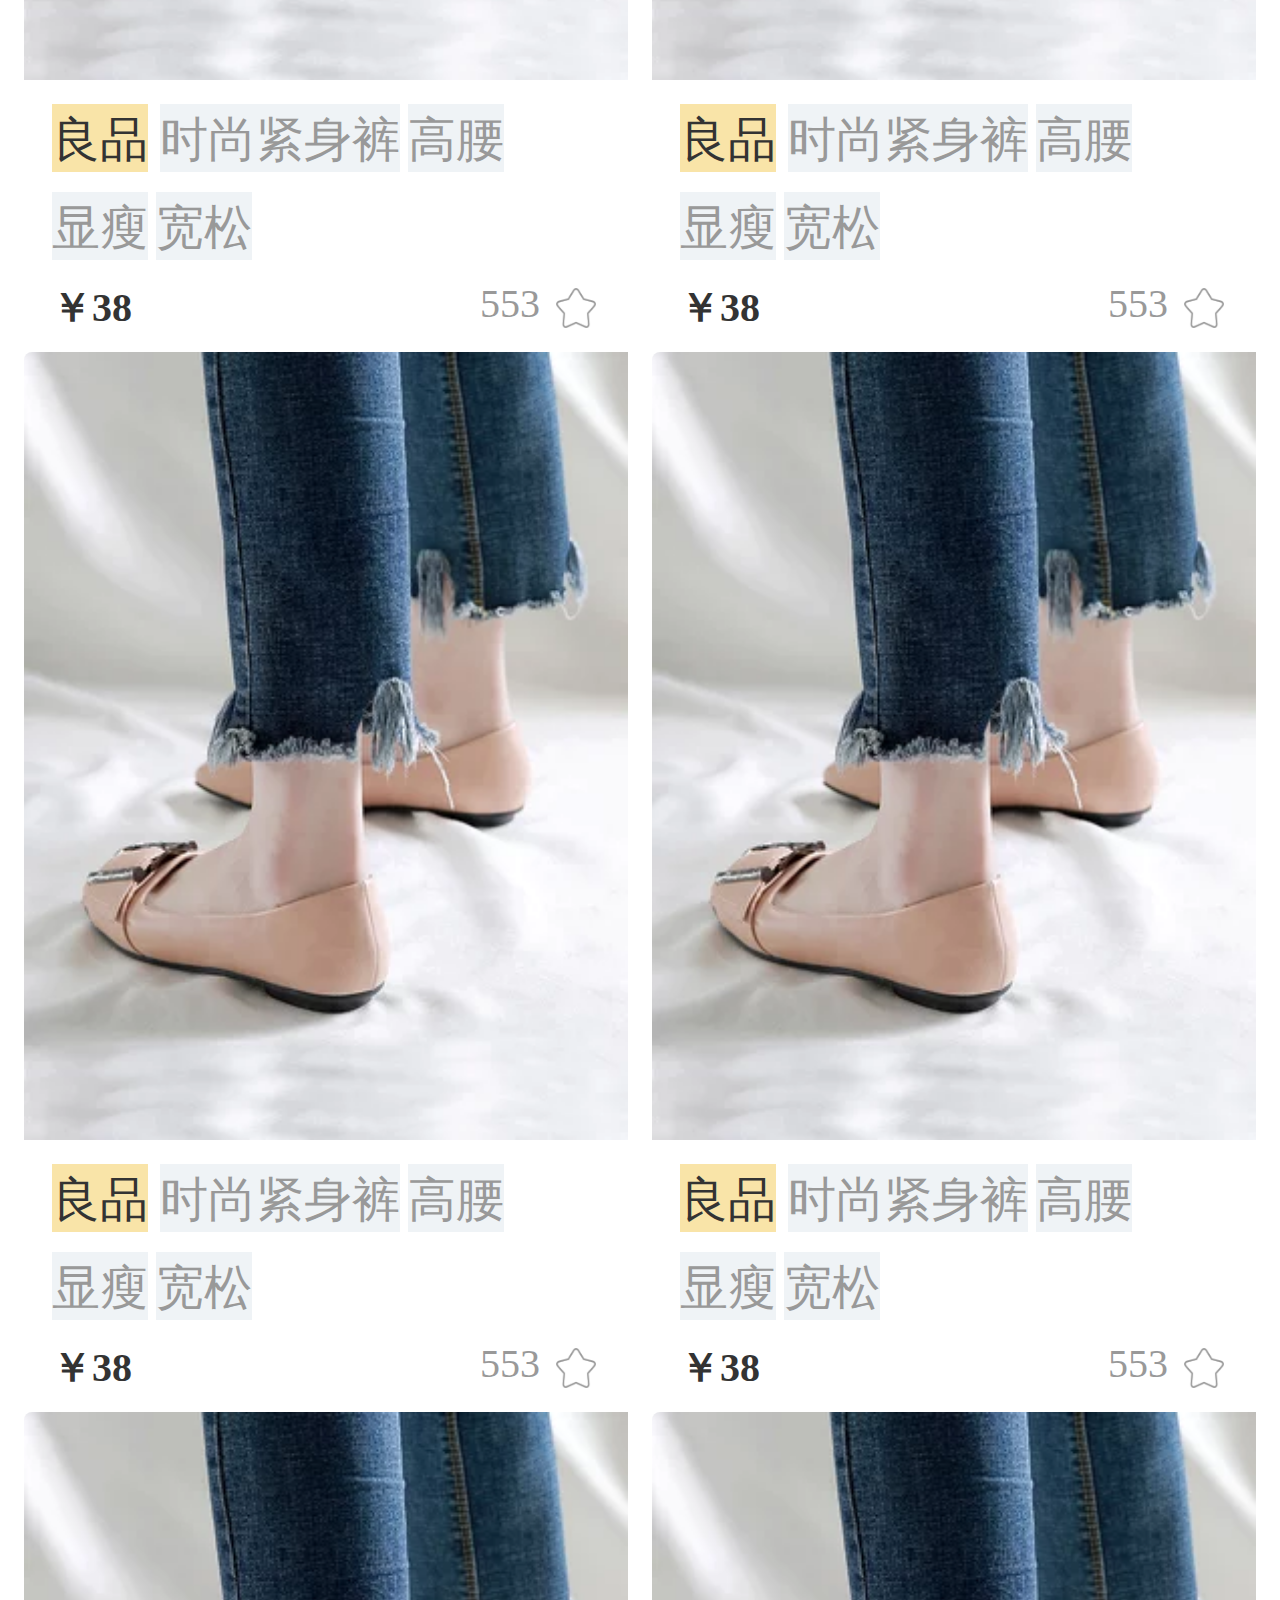
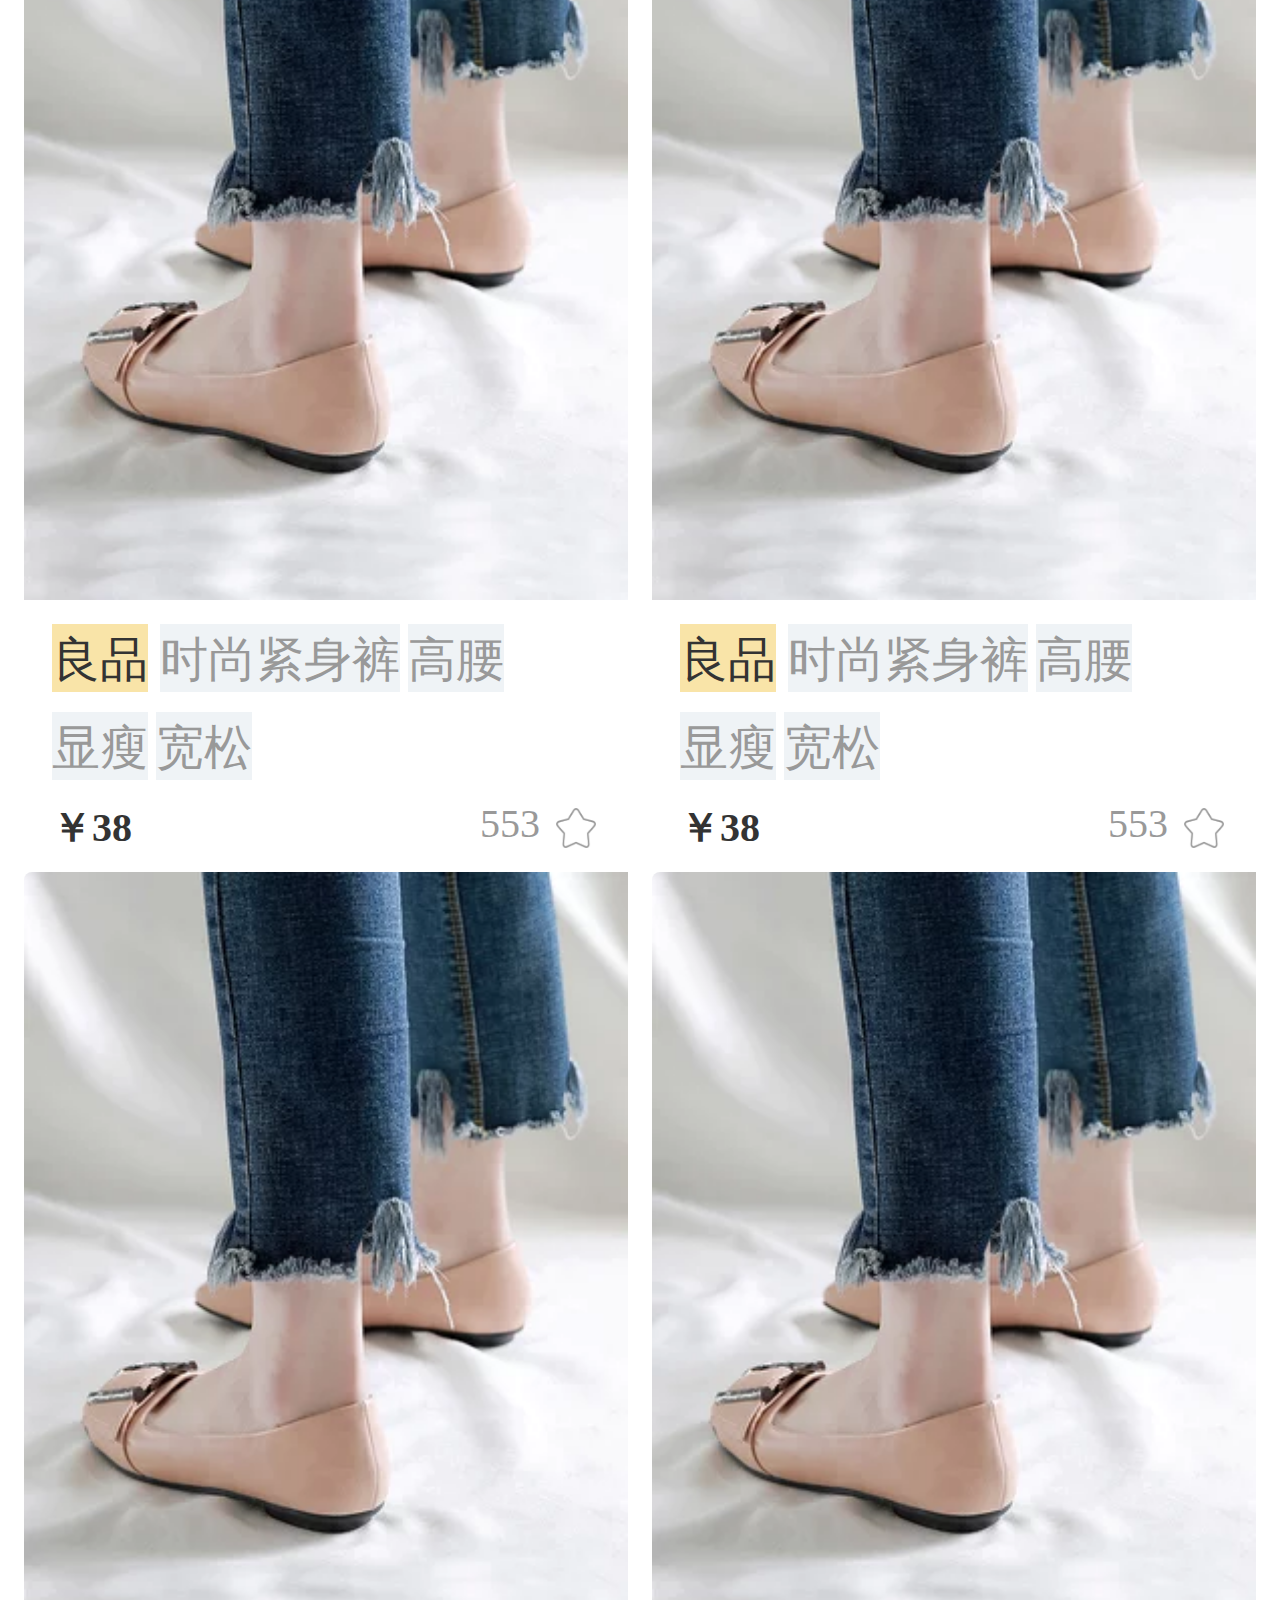
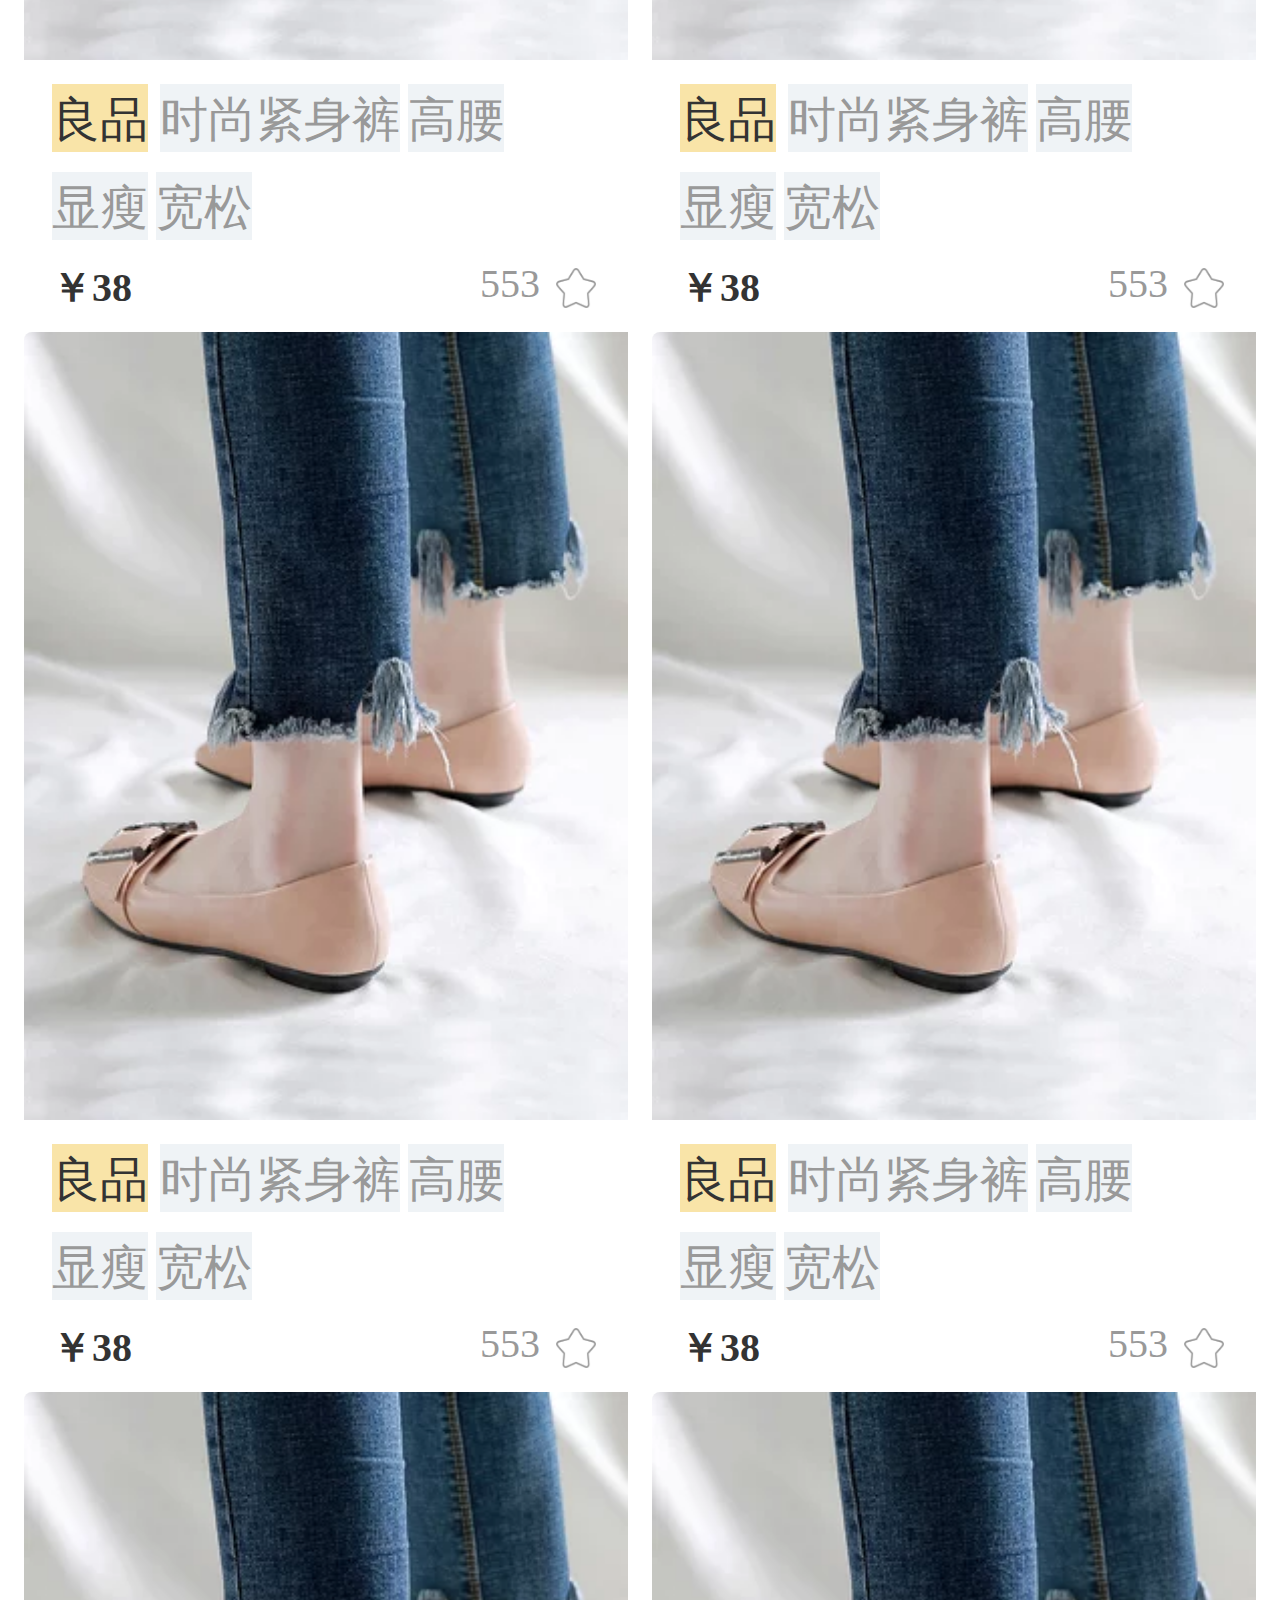
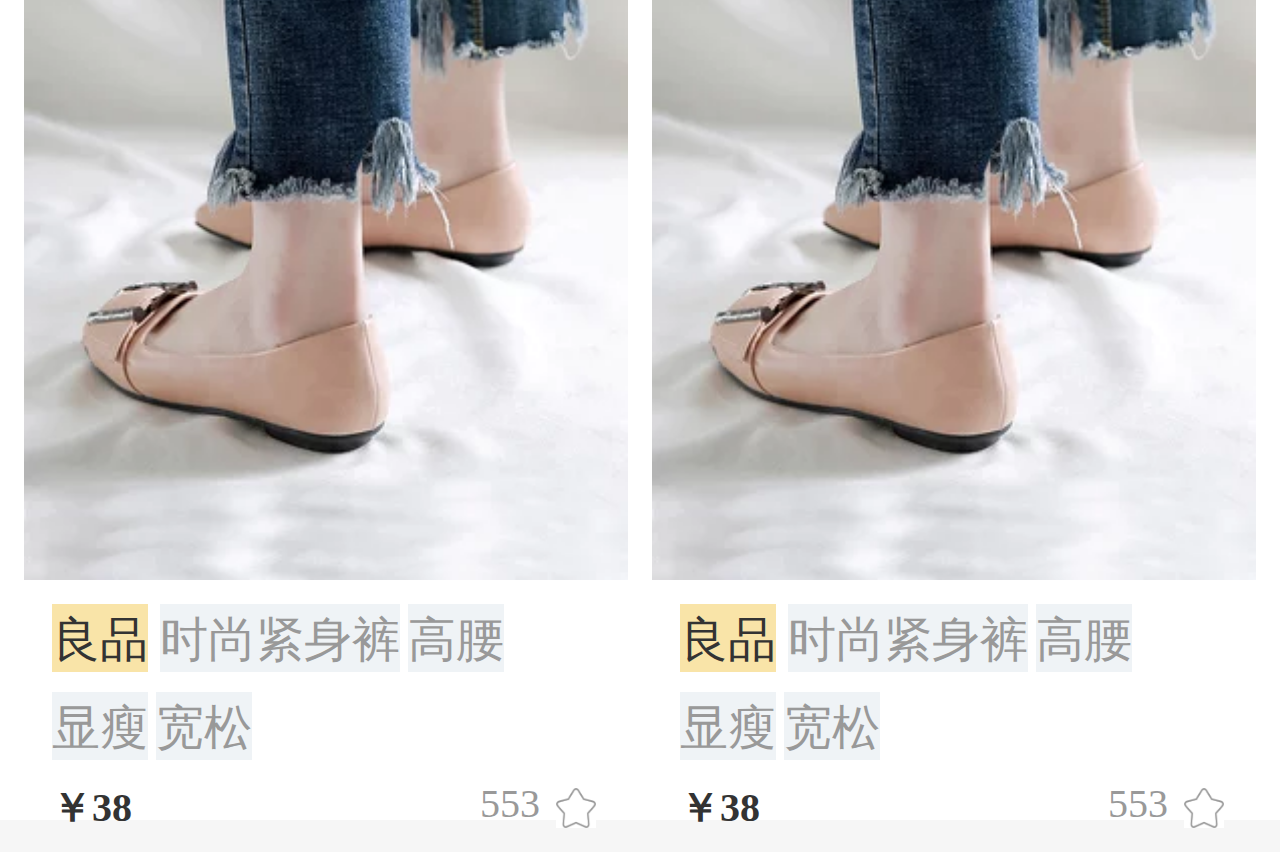
<file: list.html>
<!DOCTYPE html>
<html>
<head>
	<meta charset="utf-8">
	<title>蘑菇街列表页</title>
	<link rel="stylesheet" type="text/css" href="css/list.css">
	<script src="js/index.js"></script>
	<meta name="viewport" content="width=device-width,initial-scale=1,maximum-scale=1">
</head>
<body>
	<div class="hot">
		<div class="hotTitle">
			<p>最热卖</p>
		</div>
		<div class="hotgoods">
			<ul class="hot_list">
				<li class="hotSon">
					<a href="#">
						<img src="img/list_shoe.png">
						<p>7月新品</p>
					</a>
				</li>
				<li class="hotSon">
					<a href="#">
						<img src="img/list_shoe.png">
						<p>7月新品</p>
					</a>
				</li>
				<li class="hotSon">
					<a href="#">
						<img src="img/list_shoe.png">
						<p>7月新品</p>
					</a>
				</li>
				<li class="hotSon">
					<a href="#">
						<img src="img/list_shoe.png">
						<p>7月新品</p>
					</a>
				</li>
			</ul>
			<ul class="hot_list">
				<li class="hotSon">
					<a href="#">
						<img src="img/list_shoe.png">
						<p>7月新品</p>
					</a>
				</li>
				<li class="hotSon">
					<a href="#">
						<img src="img/list_shoe.png">
						<p>7月新品</p>
					</a>
				</li>
				<li class="hotSon">
					<a href="#">
						<img src="img/list_shoe.png">
						<p>7月新品</p>
					</a>
				</li>
				<li class="hotSon">
					<a href="#">
						<img src="img/list_shoe.png">
						<p>7月新品</p>
					</a>
				</li>
			</ul>
			<ul class="hot_list">
				<li class="hotSon">
					<a href="#">
						<img src="img/list_shoe.png">
						<p>7月新品</p>
					</a>
				</li>
				<li class="hotSon">
					<a href="#">
						<img src="img/list_shoe.png">
						<p>7月新品</p>
					</a>
				</li>
				<li class="hotSon">
					<a href="#">
						<img src="img/list_shoe.png">
						<p>7月新品</p>
					</a>
				</li>
				<li class="hotSon">
					<a href="#">
						<img src="img/list_shoe.png">
						<p>7月新品</p>
					</a>
				</li>
			</ul>
		</div>
	</div>
	<div class="hot new">
		<div class="hotTitle">
			<p>正在流行</p>
		</div>
		<div class="newgoods ">
			<ul class="hot_list">
				<li class="hotSon">
					<a href="#">
						<img src="img/list_shoe.png">
						<p>买一送一</p>
					</a>
				</li>
				<li class="hotSon">
					<a href="#">
						<img src="img/list_shoe.png">
						<p>买一送一</p>
					</a>
				</li>
				<li class="hotSon">
					<a href="#">
						<img src="img/list_shoe.png">
						<p>7买一送一</p>
					</a>
				</li>
				<li class="hotSon">
					<a href="#">
						<img src="img/list_shoe.png">
						<p>买一送一</p>
					</a>
				</li>
			</ul>
		</div>
	</div>
	<div class="like">
			<div class="likeTitle">
				<p>夏季新款</p>
			</div>
			<div class="likegenre">
				<ul class="genrelist">
					<li class="genreshow">精选</li>
					<li class="genreshow">斜挎包</li>
					<li class="genreshow">双肩包</li>
					<li class="genreshow">手提包</li>
					<li class="genreshow">单肩包</li>
					<li class="genreshow">水桶包</li>
				</ul>
			</div>
			<div class="likegoods">
				<ul class="like_list">
						<li class="likeSon">
							<a href="#">
								<div class="likeSon_a">
								</div>
								<div class="likeSon_b">
									<div class="Son1">
										<span>良品</span>
										<span>时尚紧身裤</span>
										<span>高腰</span>
										<span>显瘦</span>
										<span>宽松</span>
									</div>
									<div class="Son2">
										<span>￥38</span>
										<img src="img/index_Son2.png">
										<span>553</span>
										
									</div>
								</div>
							</a>
						</li>
						<li class="likeSon">
							<a href="#">
								<div class="likeSon_a">
								</div>
								<div class="likeSon_b">
									<div class="Son1">
										<span>良品</span>
										<span>时尚紧身裤</span>
										<span>高腰</span>
										<span>显瘦</span>
										<span>宽松</span>
									</div>
									<div class="Son2">
										<span>￥38</span>
										<img src="img/index_Son2.png">
										<span>553</span>
									</div>
								</div>
							</a>
						</li>
				</ul>
				<ul class="like_list">
						<li class="likeSon">
							<a href="#">
								<div class="likeSon_a">
								</div>
								<div class="likeSon_b">
									<div class="Son1">
										<span>良品</span>
										<span>时尚紧身裤</span>
										<span>高腰</span>
										<span>显瘦</span>
										<span>宽松</span>
									</div>
									<div class="Son2">
										<span>￥38</span>
										<img src="img/index_Son2.png">
										<span>553</span>
										
									</div>
								</div>
							</a>
						</li>
						<li class="likeSon">
							<a href="#">
								<div class="likeSon_a">
								</div>
								<div class="likeSon_b">
									<div class="Son1">
										<span>良品</span>
										<span>时尚紧身裤</span>
										<span>高腰</span>
										<span>显瘦</span>
										<span>宽松</span>
									</div>
									<div class="Son2">
										<span>￥38</span>
										<img src="img/index_Son2.png">
										<span>553</span>
									</div>
								</div>
							</a>
						</li>
				</ul><ul class="like_list">
						<li class="likeSon">
							<a href="#">
								<div class="likeSon_a">
								</div>
								<div class="likeSon_b">
									<div class="Son1">
										<span>良品</span>
										<span>时尚紧身裤</span>
										<span>高腰</span>
										<span>显瘦</span>
										<span>宽松</span>
									</div>
									<div class="Son2">
										<span>￥38</span>
										<img src="img/index_Son2.png">
										<span>553</span>
										
									</div>
								</div>
							</a>
						</li>
						<li class="likeSon">
							<a href="#">
								<div class="likeSon_a">
								</div>
								<div class="likeSon_b">
									<div class="Son1">
										<span>良品</span>
										<span>时尚紧身裤</span>
										<span>高腰</span>
										<span>显瘦</span>
										<span>宽松</span>
									</div>
									<div class="Son2">
										<span>￥38</span>
										<img src="img/index_Son2.png">
										<span>553</span>
									</div>
								</div>
							</a>
						</li>
				</ul><ul class="like_list">
						<li class="likeSon">
							<a href="#">
								<div class="likeSon_a">
								</div>
								<div class="likeSon_b">
									<div class="Son1">
										<span>良品</span>
										<span>时尚紧身裤</span>
										<span>高腰</span>
										<span>显瘦</span>
										<span>宽松</span>
									</div>
									<div class="Son2">
										<span>￥38</span>
										<img src="img/index_Son2.png">
										<span>553</span>
										
									</div>
								</div>
							</a>
						</li>
						<li class="likeSon">
							<a href="#">
								<div class="likeSon_a">
								</div>
								<div class="likeSon_b">
									<div class="Son1">
										<span>良品</span>
										<span>时尚紧身裤</span>
										<span>高腰</span>
										<span>显瘦</span>
										<span>宽松</span>
									</div>
									<div class="Son2">
										<span>￥38</span>
										<img src="img/index_Son2.png">
										<span>553</span>
									</div>
								</div>
							</a>
						</li>
				</ul><ul class="like_list">
						<li class="likeSon">
							<a href="#">
								<div class="likeSon_a">
								</div>
								<div class="likeSon_b">
									<div class="Son1">
										<span>良品</span>
										<span>时尚紧身裤</span>
										<span>高腰</span>
										<span>显瘦</span>
										<span>宽松</span>
									</div>
									<div class="Son2">
										<span>￥38</span>
										<img src="img/index_Son2.png">
										<span>553</span>
										
									</div>
								</div>
							</a>
						</li>
						<li class="likeSon">
							<a href="#">
								<div class="likeSon_a">
								</div>
								<div class="likeSon_b">
									<div class="Son1">
										<span>良品</span>
										<span>时尚紧身裤</span>
										<span>高腰</span>
										<span>显瘦</span>
										<span>宽松</span>
									</div>
									<div class="Son2">
										<span>￥38</span>
										<img src="img/index_Son2.png">
										<span>553</span>
									</div>
								</div>
							</a>
						</li>
				</ul><ul class="like_list">
						<li class="likeSon">
							<a href="#">
								<div class="likeSon_a">
								</div>
								<div class="likeSon_b">
									<div class="Son1">
										<span>良品</span>
										<span>时尚紧身裤</span>
										<span>高腰</span>
										<span>显瘦</span>
										<span>宽松</span>
									</div>
									<div class="Son2">
										<span>￥38</span>
										<img src="img/index_Son2.png">
										<span>553</span>
										
									</div>
								</div>
							</a>
						</li>
						<li class="likeSon">
							<a href="#">
								<div class="likeSon_a">
								</div>
								<div class="likeSon_b">
									<div class="Son1">
										<span>良品</span>
										<span>时尚紧身裤</span>
										<span>高腰</span>
										<span>显瘦</span>
										<span>宽松</span>
									</div>
									<div class="Son2">
										<span>￥38</span>
										<img src="img/index_Son2.png">
										<span>553</span>
									</div>
								</div>
							</a>
						</li>
				</ul><ul class="like_list">
						<li class="likeSon">
							<a href="#">
								<div class="likeSon_a">
								</div>
								<div class="likeSon_b">
									<div class="Son1">
										<span>良品</span>
										<span>时尚紧身裤</span>
										<span>高腰</span>
										<span>显瘦</span>
										<span>宽松</span>
									</div>
									<div class="Son2">
										<span>￥38</span>
										<img src="img/index_Son2.png">
										<span>553</span>
										
									</div>
								</div>
							</a>
						</li>
						<li class="likeSon">
							<a href="#">
								<div class="likeSon_a">
								</div>
								<div class="likeSon_b">
									<div class="Son1">
										<span>良品</span>
										<span>时尚紧身裤</span>
										<span>高腰</span>
										<span>显瘦</span>
										<span>宽松</span>
									</div>
									<div class="Son2">
										<span>￥38</span>
										<img src="img/index_Son2.png">
										<span>553</span>
									</div>
								</div>
							</a>
						</li>
				</ul><ul class="like_list">
						<li class="likeSon">
							<a href="#">
								<div class="likeSon_a">
								</div>
								<div class="likeSon_b">
									<div class="Son1">
										<span>良品</span>
										<span>时尚紧身裤</span>
										<span>高腰</span>
										<span>显瘦</span>
										<span>宽松</span>
									</div>
									<div class="Son2">
										<span>￥38</span>
										<img src="img/index_Son2.png">
										<span>553</span>
										
									</div>
								</div>
							</a>
						</li>
						<li class="likeSon">
							<a href="#">
								<div class="likeSon_a">
								</div>
								<div class="likeSon_b">
									<div class="Son1">
										<span>良品</span>
										<span>时尚紧身裤</span>
										<span>高腰</span>
										<span>显瘦</span>
										<span>宽松</span>
									</div>
									<div class="Son2">
										<span>￥38</span>
										<img src="img/index_Son2.png">
										<span>553</span>
									</div>
								</div>
							</a>
						</li>
				</ul>

			</div>
	</div>
</body>
</html>
</file>
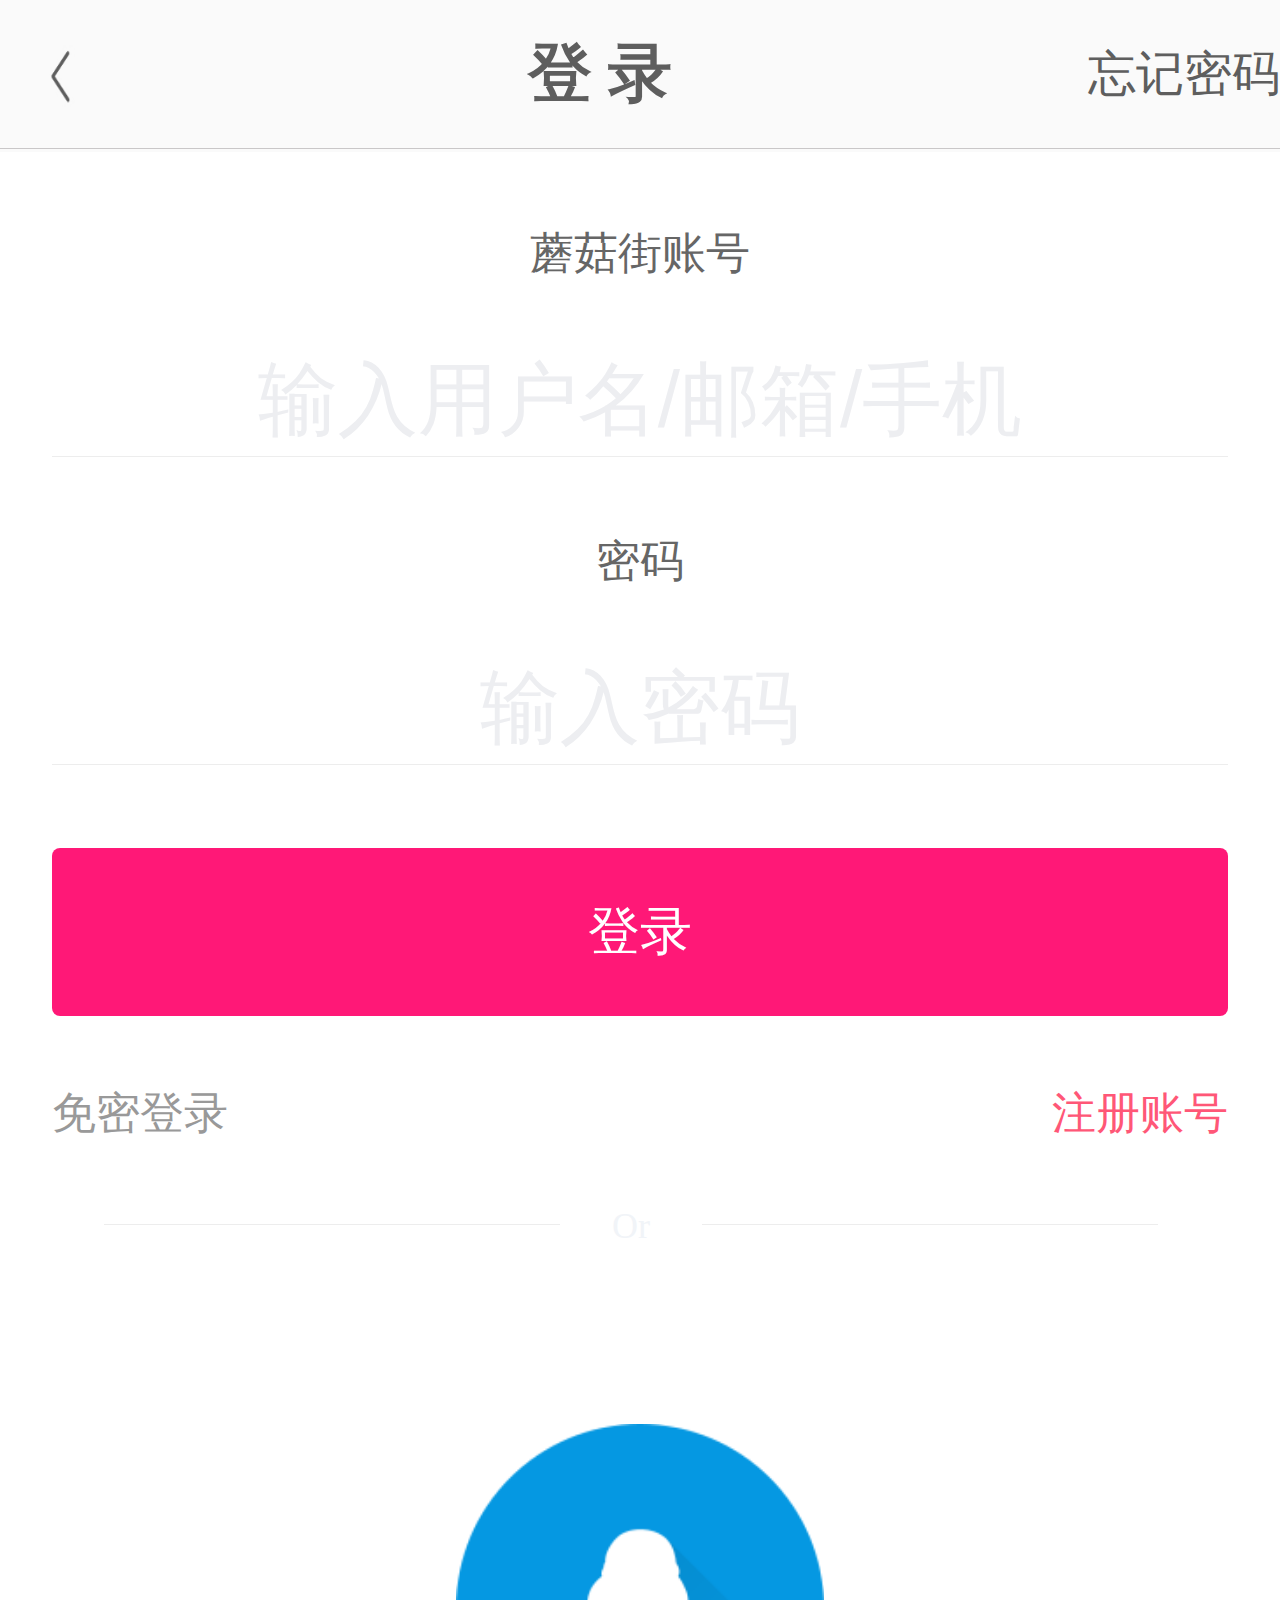
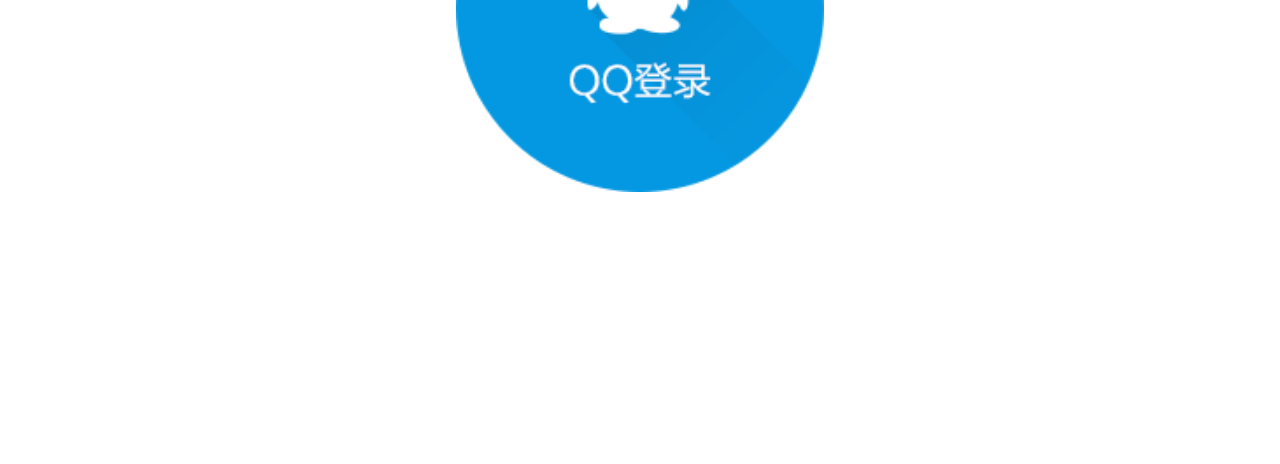
<file: login.html>
<!DOCTYPE html>
<html>
<head>
	<meta charset="utf-8">
	<title>蘑菇街登录页</title>
	<link rel="stylesheet" type="text/css" href="css/login.css">
	<script src="js/index.js"></script>
	<meta name="viewport" content="width=device-width,initial-scale=1,maximum-scale=1">
</head>
<body>
	<div id="header">
		<div class="return">
			<a href="index.html">
				<img src="img/return.png">
			</a>
		</div>
		<h1>登 录</h1>
		<div class="forgot">忘记密码</div>
		<div class="bg"></div>
	</div>
	<div class="layout">
		<div id="container">
		<p class="account">蘑菇街账号</p>
		<div class="user">
			<input type="text" placeholder="输入用户名/邮箱/手机">
		</div>
		<div class="input_bg"></div>
		<p>密码</p>
		<div class="password">
			<input type="text"  placeholder="输入密码">
		</div>
		<div class="input_bg"></div>
		<div class="login_but">登录</div>
		<a href="#" class="link_a">免密登录</a>
		<a href="register.html" class="link_b">注册账号</a>
		<div class="line">
			<span class="line_1"></span>
			<span class="line_2">Or</span>
			<span class="line_3"></span>
		</div>
		<img src="img/QQ.png">
	</div>
	</div>

	
</body>
</html>
</file>
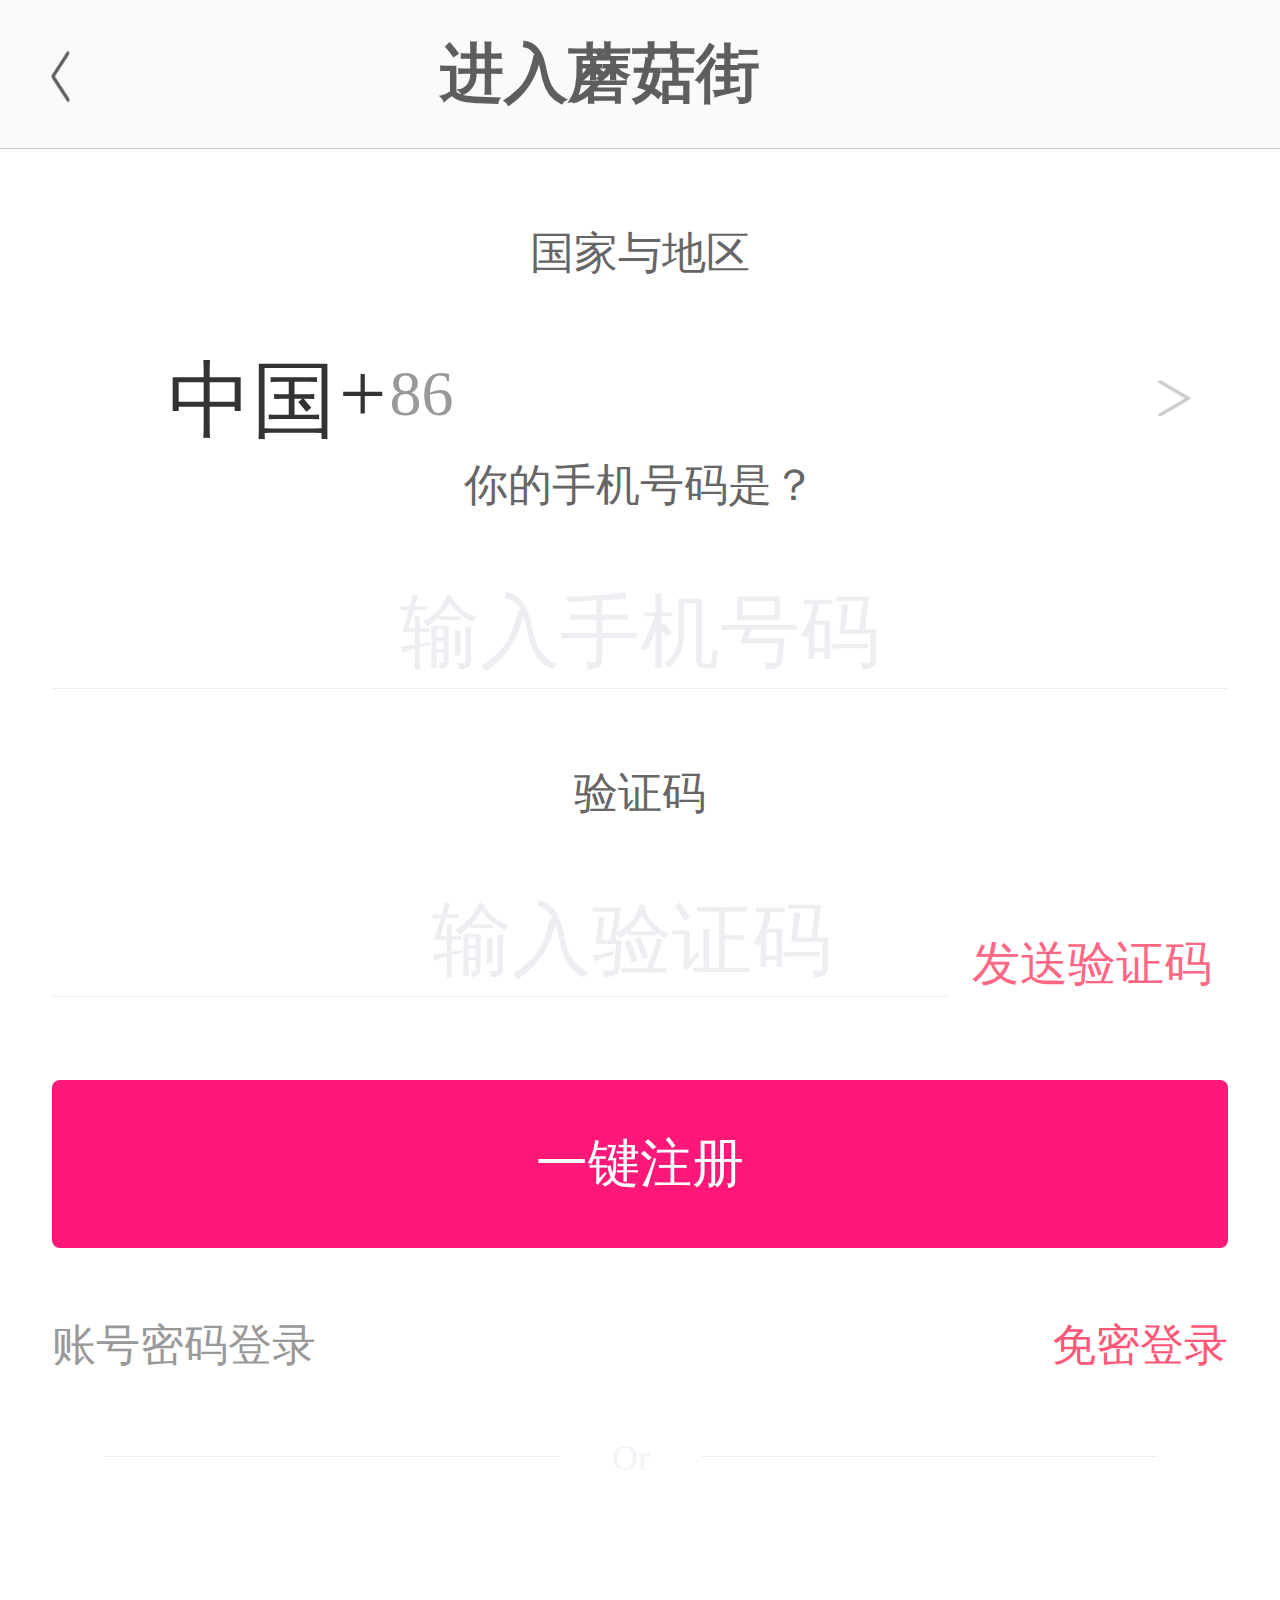
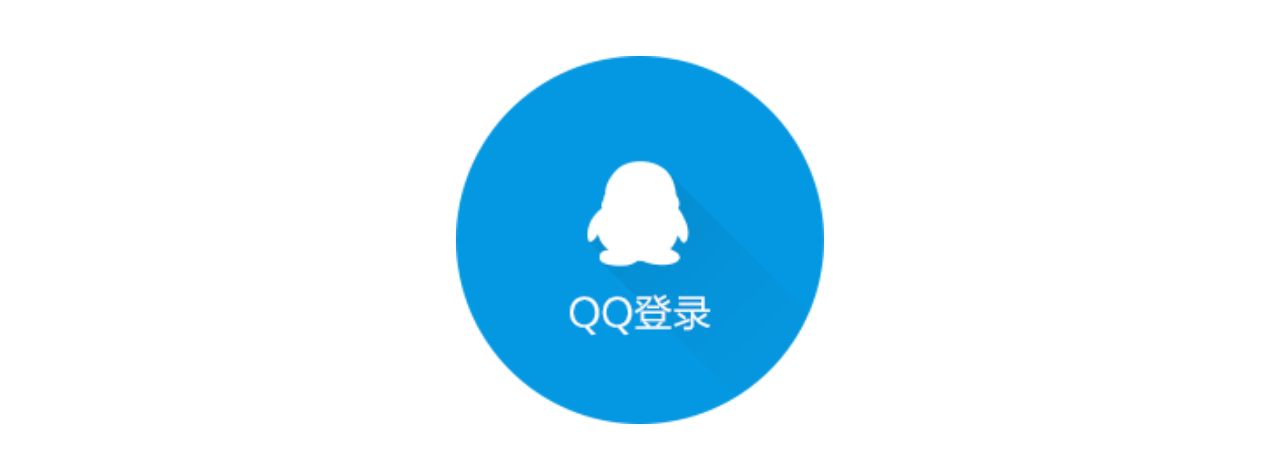
<file: register.html>
<!DOCTYPE html>
<html>
<head>
	<meta charset="utf-8">
	<title>蘑菇街注册页</title>
	<link rel="stylesheet" type="text/css" href="css/register.css">
	<script src="js/index.js"></script>
	<meta name="viewport" content="width=device-width,initial-scale=1,maximum-scale=1">
</head>
<body>
	<div id="header">
		<div class="return">
			<a href="index.html">
				<img src="img/return.png">
			</a>
		</div>
		<h1>进入蘑菇街</h1>
		<div class="bg"></div>
	</div>
	<div class="layout">
		<div id="container">
		<p>国家与地区</p>
		<div class="phone">
			<span class="china">中国</span>
			<span class="add">+</span>
			<span class="number">86</span>
			<a href="#"><img src="img/go.png"></a>
		</div>
		<p>你的手机号码是？</p>
		<div class="user">
			<input type="text" placeholder="输入手机号码">
		</div>
		<div class="input_bg"></div>
		<p>验证码</p>
		<div class="code">
			<input type="text"  placeholder="输入验证码">
			<a href="#">发送验证码</a>
		</div>
		<div class="code_bg"></div>
		<div class="login_but">一键注册</div>
		<a href="login.html" class="link_a">账号密码登录</a>
		<a href="#" class="link_b">免密登录</a>
		<div class="line">
			<span class="line_1"></span>
			<span class="line_2">Or</span>
			<span class="line_3"></span>
		</div>
		<img src="img/QQ.png">
	</div>
	</div>
	
</body>
</html>
</file>
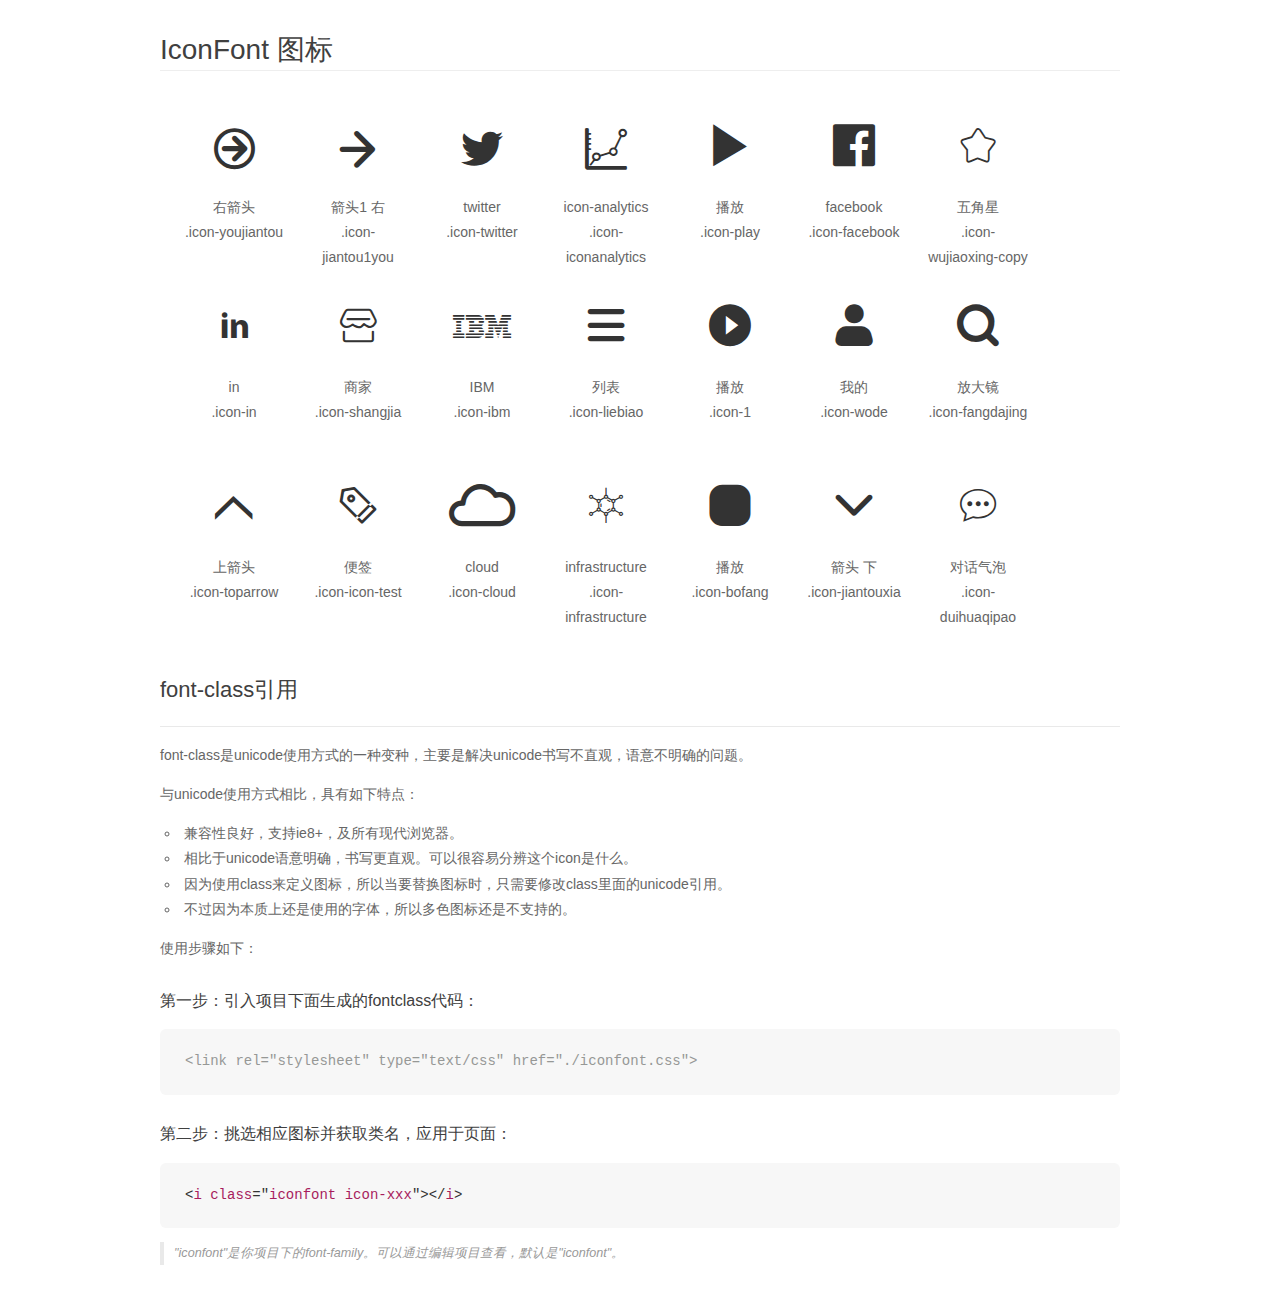
<file: icon/demo_fontclass.html>
<!DOCTYPE html>
<html>
<head>
    <meta charset="utf-8"/>
    <title>IconFont</title>
    <link rel="stylesheet" href="demo.css">
    <link rel="stylesheet" href="iconfont.css">
</head>
<body>
    <div class="main markdown">
        <h1>IconFont 图标</h1>
        <ul class="icon_lists clear">
            
                <li>
                <i class="icon iconfont icon-youjiantou"></i>
                    <div class="name">右箭头</div>
                    <div class="fontclass">.icon-youjiantou</div>
                </li>
            
                <li>
                <i class="icon iconfont icon-jiantou1you"></i>
                    <div class="name">箭头1 右</div>
                    <div class="fontclass">.icon-jiantou1you</div>
                </li>
            
                <li>
                <i class="icon iconfont icon-twitter"></i>
                    <div class="name">twitter</div>
                    <div class="fontclass">.icon-twitter</div>
                </li>
            
                <li>
                <i class="icon iconfont icon-iconanalytics"></i>
                    <div class="name">icon-analytics</div>
                    <div class="fontclass">.icon-iconanalytics</div>
                </li>
            
                <li>
                <i class="icon iconfont icon-play"></i>
                    <div class="name">播放</div>
                    <div class="fontclass">.icon-play</div>
                </li>
            
                <li>
                <i class="icon iconfont icon-facebook"></i>
                    <div class="name">facebook</div>
                    <div class="fontclass">.icon-facebook</div>
                </li>
            
                <li>
                <i class="icon iconfont icon-wujiaoxing-copy"></i>
                    <div class="name">五角星</div>
                    <div class="fontclass">.icon-wujiaoxing-copy</div>
                </li>
            
                <li>
                <i class="icon iconfont icon-in"></i>
                    <div class="name">in</div>
                    <div class="fontclass">.icon-in</div>
                </li>
            
                <li>
                <i class="icon iconfont icon-shangjia"></i>
                    <div class="name">商家</div>
                    <div class="fontclass">.icon-shangjia</div>
                </li>
            
                <li>
                <i class="icon iconfont icon-ibm"></i>
                    <div class="name">IBM</div>
                    <div class="fontclass">.icon-ibm</div>
                </li>
            
                <li>
                <i class="icon iconfont icon-liebiao"></i>
                    <div class="name">列表</div>
                    <div class="fontclass">.icon-liebiao</div>
                </li>
            
                <li>
                <i class="icon iconfont icon-1"></i>
                    <div class="name">播放</div>
                    <div class="fontclass">.icon-1</div>
                </li>
            
                <li>
                <i class="icon iconfont icon-wode"></i>
                    <div class="name">我的</div>
                    <div class="fontclass">.icon-wode</div>
                </li>
            
                <li>
                <i class="icon iconfont icon-fangdajing"></i>
                    <div class="name">放大镜</div>
                    <div class="fontclass">.icon-fangdajing</div>
                </li>
            
                <li>
                <i class="icon iconfont icon-toparrow"></i>
                    <div class="name">上箭头</div>
                    <div class="fontclass">.icon-toparrow</div>
                </li>
            
                <li>
                <i class="icon iconfont icon-icon-test"></i>
                    <div class="name">便签</div>
                    <div class="fontclass">.icon-icon-test</div>
                </li>
            
                <li>
                <i class="icon iconfont icon-cloud"></i>
                    <div class="name">cloud</div>
                    <div class="fontclass">.icon-cloud</div>
                </li>
            
                <li>
                <i class="icon iconfont icon-infrastructure"></i>
                    <div class="name">infrastructure</div>
                    <div class="fontclass">.icon-infrastructure</div>
                </li>
            
                <li>
                <i class="icon iconfont icon-bofang"></i>
                    <div class="name">播放</div>
                    <div class="fontclass">.icon-bofang</div>
                </li>
            
                <li>
                <i class="icon iconfont icon-jiantouxia"></i>
                    <div class="name">箭头 下</div>
                    <div class="fontclass">.icon-jiantouxia</div>
                </li>
            
                <li>
                <i class="icon iconfont icon-duihuaqipao"></i>
                    <div class="name">对话气泡</div>
                    <div class="fontclass">.icon-duihuaqipao</div>
                </li>
            
        </ul>

        <h2 id="font-class-">font-class引用</h2>
        <hr>

        <p>font-class是unicode使用方式的一种变种，主要是解决unicode书写不直观，语意不明确的问题。</p>
        <p>与unicode使用方式相比，具有如下特点：</p>
        <ul>
        <li>兼容性良好，支持ie8+，及所有现代浏览器。</li>
        <li>相比于unicode语意明确，书写更直观。可以很容易分辨这个icon是什么。</li>
        <li>因为使用class来定义图标，所以当要替换图标时，只需要修改class里面的unicode引用。</li>
        <li>不过因为本质上还是使用的字体，所以多色图标还是不支持的。</li>
        </ul>
        <p>使用步骤如下：</p>
        <h3 id="-fontclass-">第一步：引入项目下面生成的fontclass代码：</h3>


        <pre><code class="lang-js hljs javascript"><span class="hljs-comment">&lt;link rel="stylesheet" type="text/css" href="./iconfont.css"&gt;</span></code></pre>
        <h3 id="-">第二步：挑选相应图标并获取类名，应用于页面：</h3>
        <pre><code class="lang-css hljs">&lt;<span class="hljs-selector-tag">i</span> <span class="hljs-selector-tag">class</span>="<span class="hljs-selector-tag">iconfont</span> <span class="hljs-selector-tag">icon-xxx</span>"&gt;&lt;/<span class="hljs-selector-tag">i</span>&gt;</code></pre>
        <blockquote>
        <p>"iconfont"是你项目下的font-family。可以通过编辑项目查看，默认是"iconfont"。</p>
        </blockquote>
    </div>
</body>
</html>
</file>
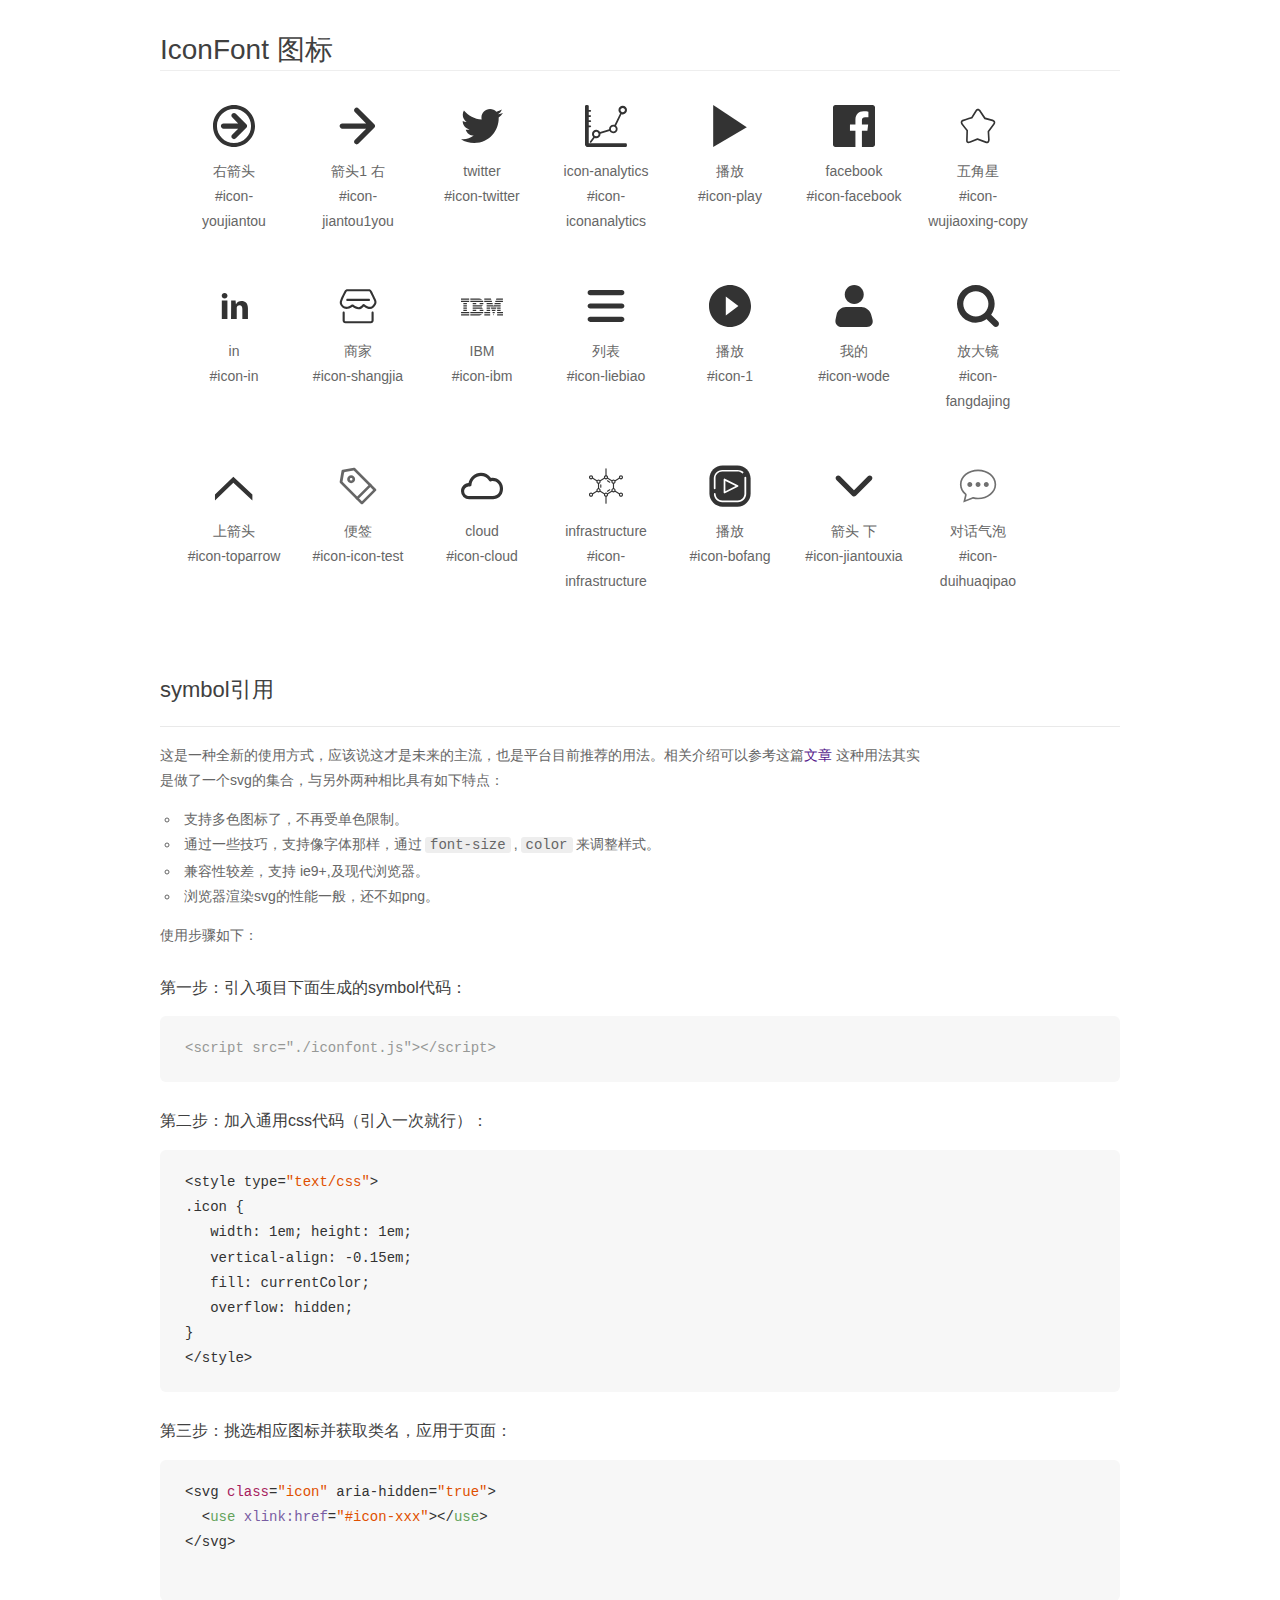
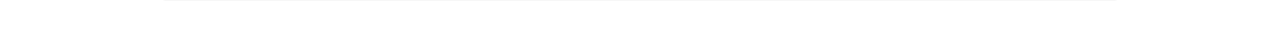
<file: icon/demo_symbol.html>
<!DOCTYPE html>
<html>
<head>
    <meta charset="utf-8"/>
    <title>IconFont</title>
    <link rel="stylesheet" href="demo.css">
    <script src="iconfont.js"></script>

    <style type="text/css">
        .icon {
          /* 通过设置 font-size 来改变图标大小 */
          width: 1em; height: 1em;
          /* 图标和文字相邻时，垂直对齐 */
          vertical-align: -0.15em;
          /* 通过设置 color 来改变 SVG 的颜色/fill */
          fill: currentColor;
          /* path 和 stroke 溢出 viewBox 部分在 IE 下会显示
             normalize.css 中也包含这行 */
          overflow: hidden;
        }

    </style>
</head>
<body>
    <div class="main markdown">
        <h1>IconFont 图标</h1>
        <ul class="icon_lists clear">
            
                <li>
                    <svg class="icon" aria-hidden="true">
                        <use xlink:href="#icon-youjiantou"></use>
                    </svg>
                    <div class="name">右箭头</div>
                    <div class="fontclass">#icon-youjiantou</div>
                </li>
            
                <li>
                    <svg class="icon" aria-hidden="true">
                        <use xlink:href="#icon-jiantou1you"></use>
                    </svg>
                    <div class="name">箭头1 右</div>
                    <div class="fontclass">#icon-jiantou1you</div>
                </li>
            
                <li>
                    <svg class="icon" aria-hidden="true">
                        <use xlink:href="#icon-twitter"></use>
                    </svg>
                    <div class="name">twitter</div>
                    <div class="fontclass">#icon-twitter</div>
                </li>
            
                <li>
                    <svg class="icon" aria-hidden="true">
                        <use xlink:href="#icon-iconanalytics"></use>
                    </svg>
                    <div class="name">icon-analytics</div>
                    <div class="fontclass">#icon-iconanalytics</div>
                </li>
            
                <li>
                    <svg class="icon" aria-hidden="true">
                        <use xlink:href="#icon-play"></use>
                    </svg>
                    <div class="name">播放</div>
                    <div class="fontclass">#icon-play</div>
                </li>
            
                <li>
                    <svg class="icon" aria-hidden="true">
                        <use xlink:href="#icon-facebook"></use>
                    </svg>
                    <div class="name">facebook</div>
                    <div class="fontclass">#icon-facebook</div>
                </li>
            
                <li>
                    <svg class="icon" aria-hidden="true">
                        <use xlink:href="#icon-wujiaoxing-copy"></use>
                    </svg>
                    <div class="name">五角星</div>
                    <div class="fontclass">#icon-wujiaoxing-copy</div>
                </li>
            
                <li>
                    <svg class="icon" aria-hidden="true">
                        <use xlink:href="#icon-in"></use>
                    </svg>
                    <div class="name">in</div>
                    <div class="fontclass">#icon-in</div>
                </li>
            
                <li>
                    <svg class="icon" aria-hidden="true">
                        <use xlink:href="#icon-shangjia"></use>
                    </svg>
                    <div class="name">商家</div>
                    <div class="fontclass">#icon-shangjia</div>
                </li>
            
                <li>
                    <svg class="icon" aria-hidden="true">
                        <use xlink:href="#icon-ibm"></use>
                    </svg>
                    <div class="name">IBM</div>
                    <div class="fontclass">#icon-ibm</div>
                </li>
            
                <li>
                    <svg class="icon" aria-hidden="true">
                        <use xlink:href="#icon-liebiao"></use>
                    </svg>
                    <div class="name">列表</div>
                    <div class="fontclass">#icon-liebiao</div>
                </li>
            
                <li>
                    <svg class="icon" aria-hidden="true">
                        <use xlink:href="#icon-1"></use>
                    </svg>
                    <div class="name">播放</div>
                    <div class="fontclass">#icon-1</div>
                </li>
            
                <li>
                    <svg class="icon" aria-hidden="true">
                        <use xlink:href="#icon-wode"></use>
                    </svg>
                    <div class="name">我的</div>
                    <div class="fontclass">#icon-wode</div>
                </li>
            
                <li>
                    <svg class="icon" aria-hidden="true">
                        <use xlink:href="#icon-fangdajing"></use>
                    </svg>
                    <div class="name">放大镜</div>
                    <div class="fontclass">#icon-fangdajing</div>
                </li>
            
                <li>
                    <svg class="icon" aria-hidden="true">
                        <use xlink:href="#icon-toparrow"></use>
                    </svg>
                    <div class="name">上箭头</div>
                    <div class="fontclass">#icon-toparrow</div>
                </li>
            
                <li>
                    <svg class="icon" aria-hidden="true">
                        <use xlink:href="#icon-icon-test"></use>
                    </svg>
                    <div class="name">便签</div>
                    <div class="fontclass">#icon-icon-test</div>
                </li>
            
                <li>
                    <svg class="icon" aria-hidden="true">
                        <use xlink:href="#icon-cloud"></use>
                    </svg>
                    <div class="name">cloud</div>
                    <div class="fontclass">#icon-cloud</div>
                </li>
            
                <li>
                    <svg class="icon" aria-hidden="true">
                        <use xlink:href="#icon-infrastructure"></use>
                    </svg>
                    <div class="name">infrastructure</div>
                    <div class="fontclass">#icon-infrastructure</div>
                </li>
            
                <li>
                    <svg class="icon" aria-hidden="true">
                        <use xlink:href="#icon-bofang"></use>
                    </svg>
                    <div class="name">播放</div>
                    <div class="fontclass">#icon-bofang</div>
                </li>
            
                <li>
                    <svg class="icon" aria-hidden="true">
                        <use xlink:href="#icon-jiantouxia"></use>
                    </svg>
                    <div class="name">箭头 下</div>
                    <div class="fontclass">#icon-jiantouxia</div>
                </li>
            
                <li>
                    <svg class="icon" aria-hidden="true">
                        <use xlink:href="#icon-duihuaqipao"></use>
                    </svg>
                    <div class="name">对话气泡</div>
                    <div class="fontclass">#icon-duihuaqipao</div>
                </li>
            
        </ul>


        <h2 id="symbol-">symbol引用</h2>
        <hr>

        <p>这是一种全新的使用方式，应该说这才是未来的主流，也是平台目前推荐的用法。相关介绍可以参考这篇<a href="">文章</a>
        这种用法其实是做了一个svg的集合，与另外两种相比具有如下特点：</p>
        <ul>
          <li>支持多色图标了，不再受单色限制。</li>
          <li>通过一些技巧，支持像字体那样，通过<code>font-size</code>,<code>color</code>来调整样式。</li>
          <li>兼容性较差，支持 ie9+,及现代浏览器。</li>
          <li>浏览器渲染svg的性能一般，还不如png。</li>
        </ul>
        <p>使用步骤如下：</p>
        <h3 id="-symbol-">第一步：引入项目下面生成的symbol代码：</h3>
        <pre><code class="lang-js hljs javascript"><span class="hljs-comment">&lt;script src="./iconfont.js"&gt;&lt;/script&gt;</span></code></pre>
        <h3 id="-css-">第二步：加入通用css代码（引入一次就行）：</h3>
        <pre><code class="lang-js hljs javascript">&lt;style type=<span class="hljs-string">"text/css"</span>&gt;
.icon {
   width: <span class="hljs-number">1</span>em; height: <span class="hljs-number">1</span>em;
   vertical-align: <span class="hljs-number">-0.15</span>em;
   fill: currentColor;
   overflow: hidden;
}
&lt;<span class="hljs-regexp">/style&gt;</span></code></pre>
        <h3 id="-">第三步：挑选相应图标并获取类名，应用于页面：</h3>
        <pre><code class="lang-js hljs javascript">&lt;svg <span class="hljs-class"><span class="hljs-keyword">class</span></span>=<span class="hljs-string">"icon"</span> aria-hidden=<span class="hljs-string">"true"</span>&gt;<span class="xml"><span class="hljs-tag">
  &lt;<span class="hljs-name">use</span> <span class="hljs-attr">xlink:href</span>=<span class="hljs-string">"#icon-xxx"</span>&gt;</span><span class="hljs-tag">&lt;/<span class="hljs-name">use</span>&gt;</span>
</span>&lt;<span class="hljs-regexp">/svg&gt;
        </span></code></pre>
    </div>
</body>
</html>
</file>
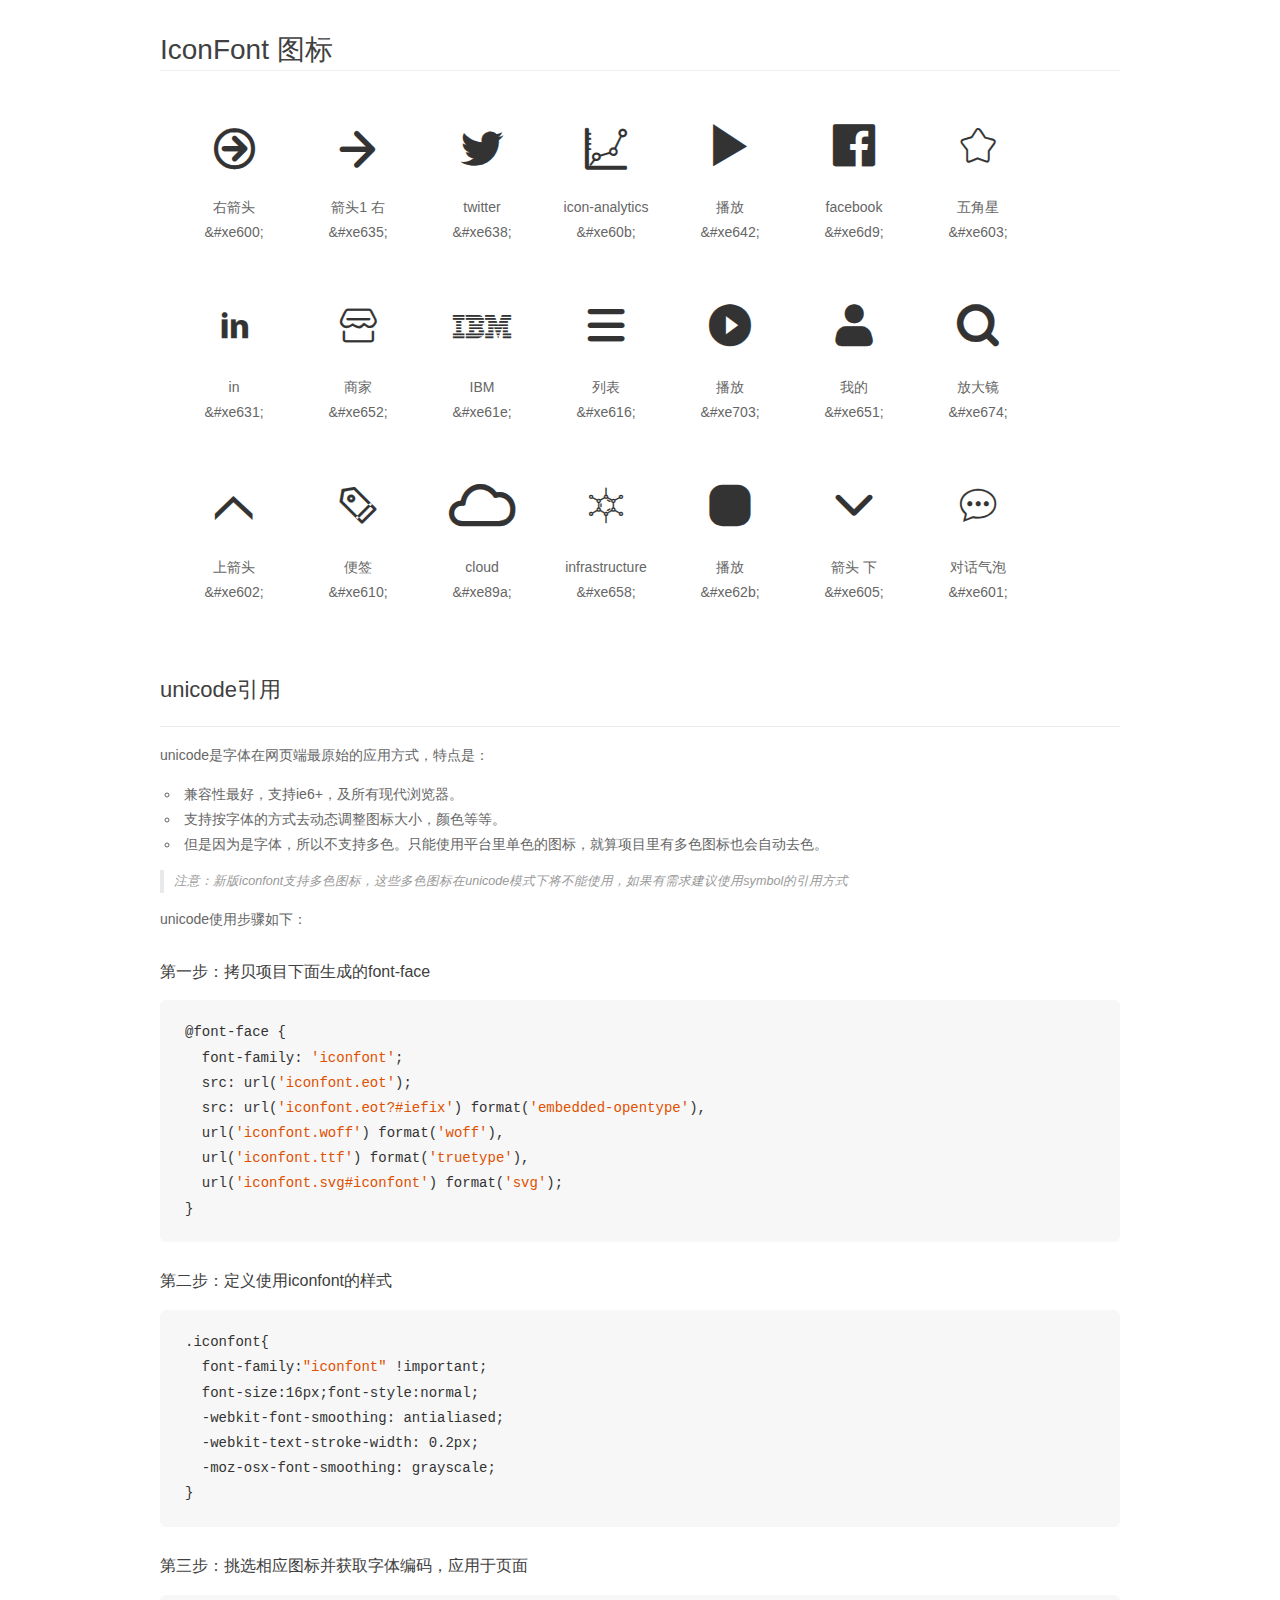
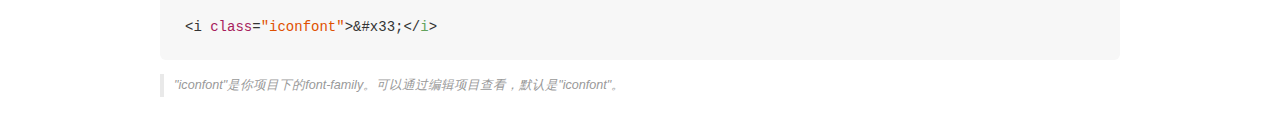
<file: icon/demo_unicode.html>
<!DOCTYPE html>
<html>
<head>
    <meta charset="utf-8"/>
    <title>IconFont</title>
    <link rel="stylesheet" href="demo.css">

    <style type="text/css">

        @font-face {font-family: "iconfont";
          src: url('iconfont.eot'); /* IE9*/
          src: url('iconfont.eot#iefix') format('embedded-opentype'), /* IE6-IE8 */
          url('iconfont.woff') format('woff'), /* chrome, firefox */
          url('iconfont.ttf') format('truetype'), /* chrome, firefox, opera, Safari, Android, iOS 4.2+*/
          url('iconfont.svg#iconfont') format('svg'); /* iOS 4.1- */
        }

        .iconfont {
          font-family:"iconfont" !important;
          font-size:16px;
          font-style:normal;
          -webkit-font-smoothing: antialiased;
          -webkit-text-stroke-width: 0.2px;
          -moz-osx-font-smoothing: grayscale;
        }

    </style>
</head>
<body>
    <div class="main markdown">
        <h1>IconFont 图标</h1>
        <ul class="icon_lists clear">
            
                <li>
                <i class="icon iconfont">&#xe600;</i>
                    <div class="name">右箭头</div>
                    <div class="code">&amp;#xe600;</div>
                </li>
            
                <li>
                <i class="icon iconfont">&#xe635;</i>
                    <div class="name">箭头1 右</div>
                    <div class="code">&amp;#xe635;</div>
                </li>
            
                <li>
                <i class="icon iconfont">&#xe638;</i>
                    <div class="name">twitter</div>
                    <div class="code">&amp;#xe638;</div>
                </li>
            
                <li>
                <i class="icon iconfont">&#xe60b;</i>
                    <div class="name">icon-analytics</div>
                    <div class="code">&amp;#xe60b;</div>
                </li>
            
                <li>
                <i class="icon iconfont">&#xe642;</i>
                    <div class="name">播放</div>
                    <div class="code">&amp;#xe642;</div>
                </li>
            
                <li>
                <i class="icon iconfont">&#xe6d9;</i>
                    <div class="name">facebook</div>
                    <div class="code">&amp;#xe6d9;</div>
                </li>
            
                <li>
                <i class="icon iconfont">&#xe603;</i>
                    <div class="name">五角星</div>
                    <div class="code">&amp;#xe603;</div>
                </li>
            
                <li>
                <i class="icon iconfont">&#xe631;</i>
                    <div class="name">in</div>
                    <div class="code">&amp;#xe631;</div>
                </li>
            
                <li>
                <i class="icon iconfont">&#xe652;</i>
                    <div class="name">商家</div>
                    <div class="code">&amp;#xe652;</div>
                </li>
            
                <li>
                <i class="icon iconfont">&#xe61e;</i>
                    <div class="name">IBM</div>
                    <div class="code">&amp;#xe61e;</div>
                </li>
            
                <li>
                <i class="icon iconfont">&#xe616;</i>
                    <div class="name">列表</div>
                    <div class="code">&amp;#xe616;</div>
                </li>
            
                <li>
                <i class="icon iconfont">&#xe703;</i>
                    <div class="name">播放</div>
                    <div class="code">&amp;#xe703;</div>
                </li>
            
                <li>
                <i class="icon iconfont">&#xe651;</i>
                    <div class="name">我的</div>
                    <div class="code">&amp;#xe651;</div>
                </li>
            
                <li>
                <i class="icon iconfont">&#xe674;</i>
                    <div class="name">放大镜</div>
                    <div class="code">&amp;#xe674;</div>
                </li>
            
                <li>
                <i class="icon iconfont">&#xe602;</i>
                    <div class="name">上箭头</div>
                    <div class="code">&amp;#xe602;</div>
                </li>
            
                <li>
                <i class="icon iconfont">&#xe610;</i>
                    <div class="name">便签</div>
                    <div class="code">&amp;#xe610;</div>
                </li>
            
                <li>
                <i class="icon iconfont">&#xe89a;</i>
                    <div class="name">cloud</div>
                    <div class="code">&amp;#xe89a;</div>
                </li>
            
                <li>
                <i class="icon iconfont">&#xe658;</i>
                    <div class="name">infrastructure</div>
                    <div class="code">&amp;#xe658;</div>
                </li>
            
                <li>
                <i class="icon iconfont">&#xe62b;</i>
                    <div class="name">播放</div>
                    <div class="code">&amp;#xe62b;</div>
                </li>
            
                <li>
                <i class="icon iconfont">&#xe605;</i>
                    <div class="name">箭头 下</div>
                    <div class="code">&amp;#xe605;</div>
                </li>
            
                <li>
                <i class="icon iconfont">&#xe601;</i>
                    <div class="name">对话气泡</div>
                    <div class="code">&amp;#xe601;</div>
                </li>
            
        </ul>
        <h2 id="unicode-">unicode引用</h2>
        <hr>

        <p>unicode是字体在网页端最原始的应用方式，特点是：</p>
        <ul>
        <li>兼容性最好，支持ie6+，及所有现代浏览器。</li>
        <li>支持按字体的方式去动态调整图标大小，颜色等等。</li>
        <li>但是因为是字体，所以不支持多色。只能使用平台里单色的图标，就算项目里有多色图标也会自动去色。</li>
        </ul>
        <blockquote>
        <p>注意：新版iconfont支持多色图标，这些多色图标在unicode模式下将不能使用，如果有需求建议使用symbol的引用方式</p>
        </blockquote>
        <p>unicode使用步骤如下：</p>
        <h3 id="-font-face">第一步：拷贝项目下面生成的font-face</h3>
        <pre><code class="lang-js hljs javascript">@font-face {
  font-family: <span class="hljs-string">'iconfont'</span>;
  src: url(<span class="hljs-string">'iconfont.eot'</span>);
  src: url(<span class="hljs-string">'iconfont.eot?#iefix'</span>) format(<span class="hljs-string">'embedded-opentype'</span>),
  url(<span class="hljs-string">'iconfont.woff'</span>) format(<span class="hljs-string">'woff'</span>),
  url(<span class="hljs-string">'iconfont.ttf'</span>) format(<span class="hljs-string">'truetype'</span>),
  url(<span class="hljs-string">'iconfont.svg#iconfont'</span>) format(<span class="hljs-string">'svg'</span>);
}
</code></pre>
        <h3 id="-iconfont-">第二步：定义使用iconfont的样式</h3>
        <pre><code class="lang-js hljs javascript">.iconfont{
  font-family:<span class="hljs-string">"iconfont"</span> !important;
  font-size:<span class="hljs-number">16</span>px;font-style:normal;
  -webkit-font-smoothing: antialiased;
  -webkit-text-stroke-width: <span class="hljs-number">0.2</span>px;
  -moz-osx-font-smoothing: grayscale;
}
</code></pre>
        <h3 id="-">第三步：挑选相应图标并获取字体编码，应用于页面</h3>
        <pre><code class="lang-js hljs javascript">&lt;i <span class="hljs-class"><span class="hljs-keyword">class</span></span>=<span class="hljs-string">"iconfont"</span>&gt;&amp;#x33;<span class="xml"><span class="hljs-tag">&lt;/<span class="hljs-name">i</span>&gt;</span></span></code></pre>

        <blockquote>
        <p>"iconfont"是你项目下的font-family。可以通过编辑项目查看，默认是"iconfont"。</p>
        </blockquote>
    </div>


</body>
</html>
</file>
<file: css/index.css>
*{margin:0;padding:0}html,body{height:100%}a{text-decoration:none}h1,h2,h3,h4{font-size:0.6rem;font-weight:normal}ul li{list-style:none}#header{height:1.95rem;width:100%}#header a{float:left;height:100%;width:2.35rem}#header a img{width:0.9rem;height:0.85rem;display:block;margin:0.55rem auto}.search{float:left;height:1.3rem;width:11.3rem;margin-top:0.3rem;border-radius:0.1rem;background:#eee}.search img{float:left;height:0.65rem;width:0.65rem;display:block;margin:0.35rem 0.3rem 0.3rem 0.35rem}.search input{float:left;border:none;outline:none;height:1.3rem;width:10rem;background:transparent;font-size:0.6rem;color:#9e9e9e}.border_1,.border_2{clear:both;height:0.05rem;width:100%;background:url(../img/index_border1.png) repeat-x}#banner{height:6.45rem;width:100%;overflow:hidden}.banner_bg img{display:block;width:100%;margin-top:-1.85rem}.border_2{background:url(../img/index_border2.png) repeat-x}#container{height:auto;width:100%;background:#f6f6f6;overflow:hidden}.brand{height:4.8rem;background:white;margin-bottom:0.4rem}.brand li{float:left;list-style:none}.brandSon{height:100%;width:5.3rem;padding:0.4rem 0.45rem;box-sizing:border-box;background:white}.brandSon a h3{height:0.9rem;width:100%;color:#ff6801;text-align:center;line-height:0.6rem}.brandSon a p{height:0.75rem;width:100%;font-size:0.55rem;color:#666;text-align:center;white-space:nowrap;overflow:hidden;text-overflow:ellipsis}.brandSon a img{display:block;height:2.1rem;width:2.1rem;margin:0 auto}.line{height:3.25rem;width:0.05rem;margin-top:0.4rem;background:url(../img/index_border2.png) repeat-y}.seckill{height:7.9rem;width:100%;background:white;margin-bottom:0.4rem}.seckTitle{height:2.25rem;width:100%}.seckTitle p{height:100%;width:5.85rem;padding-left:0.65rem;line-height:2.25rem;font-size:0.6rem;float:left}.seckTitle p span{display:inline-block;height:0.2rem;width:0.15rem;background:black;border-radius:0.05rem;margin:0.2rem}.seckTitle .secTime{height:100%;width:auto;line-height:2.25rem;overflow:hidden;float:left}.seckTitle .secTime span{display:inline;background:black;color:white;border-radius:0.2rem;font-size:0.75rem}.seckTitle img{height:0.5rem;width:2.25rem;margin-top:0.85rem;float:right}.seckdetail{height:5.6rem;background:white}.seclist{height:5rem;width:auto;margin:0.25rem auto 0.35rem 0.65rem;overflow-x:scroll;overflow-y:hidden;white-space:nowrap}.secshow{display:inline-block;height:5rem;width:4rem;margin-right:0.5rem}.secshow img{height:3.2rem;width:3.2rem;margin-left:0.4rem}.secshow p:nth-child(2){color:#666;font-size:0.4rem;white-space:nowrap;overflow:hidden;text-overflow:ellipsis}.secshow p:nth-child(3){color:#ff2255;font-size:0.35rem}.secshow p:nth-child(3) span{color:#888;font-size:0.35rem;text-decoration:line-through}.boon{height:14rem;width:100%;margin-bottom:0.4rem}.boon .boon_p{background:white;height:1.75rem;line-height:1.75rem;padding-left:0.45rem;margin-bottom:0.05rem}.boon .boon_p a{font-size:0.6rem;color:#333}.boonSon1{height:6.75rem;width:7.95rem;background:white;margin-right:0.05rem;float:left}.boonSon1 h3{margin-top:1.25rem;text-align:center;font-size:0.6rem;font-weight:bold;color:#333}.boonSon1 .boonSon1_p{margin:0 auto;text-align:center;font-size:0.55rem;color:#ff5f7e}.boonSon1 img{display:block;height:3.4rem;width:3.4rem;margin:0 auto}.boonSon2{height:6.75rem;width:8rem;overflow:hidden;float:right}.bson{height:3.35rem;width:100%;background:white;overflow:hidden;position:relative;margin-bottom:0.05rem}.bson .bson_h{margin-top:1rem;margin-left:0.55rem;text-align:left;font-size:0.6rem;font-weight:bold;color:#333}.bson .bson_p{margin-left:0.55rem;font-size:0.55rem;color:#ff5f7e}.bson img{display:block;height:3.4rem;width:3.4rem;position:absolute;top:0;right:0}.bson2{margin-bottom:0}.boonSon3{height:5.4rem;width:100%}.boonSon3 .bson{height:100%;width:5.3rem;float:left;margin-top:0.05rem;margin-right:0.05rem}.boonSon3 .bson h3{margin-top:0.3rem;margin-left:0;text-align:center}.boonSon3 .bson .bson_p{margin-left:0;text-align:center}.boonSon3 .bson img{position:absolute;top:2.25rem;left:0.65rem}.boonSon3 .bson3{margin-right:0}.hot{height:18.3rem;width:100%;overflow:hidden;margin-bottom:0.4rem}.hotTitle,.likeTitle{height:1.4rem;background:#fff url(../img/index_hotTitle.png) no-repeat 4.75rem 0.6rem;background-size:6.55rem 0.2rem;overflow:hidden}.hotTitle p,.likeTitle p{height:0.7rem;width:2.6rem;font-size:0.55rem;color:#333;margin-top:0.25rem;margin-left:6.75rem}.hotgoods{height:16.9rem}.hot_list{height:4rem;padding:0 0.15rem;background:white}.hotSon{height:4rem;width:3.9rem;background:white;float:left;list-style:none}.hotSon img{display:block;height:3rem;width:3rem;float:left;margin:0.1rem 0.35rem}.hotSon p{height:0.6rem;width:100%;text-align:center;font-size:0.55rem;color:#333;float:left}.like{height:auto;width:100%;overflow:hidden}.likeTitle{background:url(../img/index_hotTitle.png) no-repeat 4.75rem 0.6rem;background-size:6.55rem 0.2rem;margin-bottom:0.35rem}.likegoods{height:auto;width:100%;background:#f6f6f6}.like_list{height:13.2rem;width:100%;margin-bottom:0.3rem}.likeSon{height:13.2rem;width:7.55rem;float:left;list-style:none;margin-left:0.3rem;margin-bottom:0.05rem;background:white;border-bottom-left-radius:0.2rem;border-bottom-right-radius:0.2rem}.likeSon_a{height:9.85rem;width:7.55rem;background:#fff url(../img/index_like1.png) no-repeat;background-size:7.55rem 9.85rem;border-top-left-radius:0.2rem;border-top-right-radius:0.2rem}.likeSon_b{height:3.35rem;width:100%;padding:0.3rem 0.4rem 0.3rem 0.35rem;box-sizing:border-box}.Son1{overflow:hidden}.Son1 span{height:0.8rem;width:auto;background:#eff3f6;font-size:0.6rem;color:#999;float:left;text-align:center;padding-top:0.05rem;margin-bottom:0.25rem}.Son1 span:nth-child(odd){margin-right:0.15rem}.Son1 span:nth-child(even){margin-right:0.1rem}.Son1 span:nth-child(1){background:#f9e4a8;color:#333}.Son2{overflow:hidden;height:0.9rem;width:100%}.Son2 span:nth-child(1){float:left;font-size:0.5rem;font-weight:bold;color:#333}.Son2 img{float:right;height:0.5rem;width:0.5rem;padding-top:0.1rem}.Son2 span:nth-child(3){float:right;font-size:0.5rem;margin-right:0.2rem;color:#999}#footer{height:2.05rem;width:100%;position:fixed;bottom:0;background:white}.footList1{height:2.05rem;width:100%;display:flex;flex-direction:row;justify-content:space-around;align-items:center}.footSon{font-size:0.55rem;color:#666;text-align:center}.footSon img{height:0.9rem;width:0.9rem}.layout{flex:1;margin-bottom:2.05rem}
</file>
<file: css/details.css>
*{margin:0;padding:0}html,body{height:100%}a{text-decoration:none}h1,h2,h3,h4{font-size:0.6rem;font-weight:normal}ul li{list-style:none}body{background:#eaeaea}.header{height:auto;width:100%;background:white;margin-bottom:0.3rem}.header img{width:100%}.headSon{height:6.75rem;padding:0.7rem 0.55rem 0}.headSon p{font-size:0.6rem}.headPrice{height:2.3rem;width:100%;line-height:0.9rem}.price{color:#333;font-size:0.6rem;float:left;margin-top:0.5rem}.price1{font-size:1.5rem;line-height:2.4rem;color:#333;float:left}.price2{font-size:0.6rem;color:#666;text-decoration:line-through;vertical-align:text-top;float:left}.price3{font-size:0.6rem;color:#ff488b;background-color:#ffe8ee;padding:0 0.2rem;vertical-align:text-bottom;float:left}.email{clear:both;line-height:1.6rem;text-align:left;color:#999;font-size:0.6rem}.border1{height:0.05rem;width:100%;background:url(../img/details_border1.png) repeat-x}.gou{height:1.7rem;line-height:1.7rem;font-size:5.6rem}.white,.new,.hour{height:3rem;width:3rem;background:url(../img/details_white.png) no-repeat;background-size:0.8rem 0.65rem;padding-left:1.3rem}.new{background:url(../img/details_new.png) no-repeat;background-size:0.8rem 0.65rem}.hour{background:url(../img/details_hour.png) no-repeat;background-size:0.8rem 0.65rem}.show{height:6.85rem;padding:0 0.55rem;background:white;margin-bottom:0.3rem}.showSon{height:1.65rem;line-height:1.65rem;font-size:0.6rem;color:#666}.showList{height:1.8rem;margin-bottom:0.55rem}.showList li{height:1.8rem;margin-right:0.15rem;float:left;text-align:center;background:#ff488b}.showList li p{font-size:0.7rem;color:white}.showfoot{height:1.6rem}.showbuy1 span:nth-child(1){height:0.6rem;width:2.4rem;text-align:center;background:#fa7b14;font-size:0.6rem;color:white}.showbuy1 span:nth-child(2){font-size:0.6rem;color:#666;padding-left:0.1rem}.showbuy2 span:nth-child(1){height:0.6rem;width:2.4rem;text-align:center;background:#884cfc;font-size:0.6rem;color:white}.showbuy2 span:nth-child(2){font-size:0.6rem;color:#666;padding-left:0.1rem}.detail{float:right;margin-top:1.05rem;font-size:0.6rem;color:#666}.choice{height:1.95rem;padding:0 0.55rem;background:white;margin-bottom:0.3rem}.choice span{font-size:0.6rem;color:#666;text-align:center;line-height:1.95rem}.coust{height:17rem;padding:0.55rem;margin-bottom:0.3rem;background:white}.coust p{font-size:0.6rem;color:#999;margin-bottom:0.55rem}.couSon1{height:1.5rem}.couSon1 span{font-size:0.6rem;color:white;margin:0.2rem 0.2rem 0 0;background:#ff2276;text-align:center}.couSon2{height:4.5rem;padding:0.6rem 0}.couSon2 img{border-radius:50%;height:1.4rem;width:1.4rem}.couSon2 .cout{font-size:0.6rem;color:#424242;margin-left:0.45rem}.couSon2 p:nth-child(1){margin-left:0.25rem;font-size:0.6rem;color:#727272}.couSon2 p:nth-child(2){font-size:0.5rem;color:#999}.couSon2 .cout3{height:3rem;width:3rem;border-radius:0}.store{height:5.25rem;padding:0.8rem 0.55rem;background:white;margin-bottom:0.3rem}.storeTit{height:2.25rem}.storeTit a{float:right;font-size:0.6rem;color:#ff5777;border:1px solid #ff5777;padding:0.25rem 0.25rem;margin-top:0.4rem}.store1{height:2.05rem;width:2.05rem;float:left}.storeSon{float:left}.storeSon span{font-size:0.6rem;color:#333;float:left}.storeSon img{float:left;height:0.5rem;width:0.5rem}.volume{height:3rem}.vo1{float:left;width:4.5rem;height:100%}.vo1 p:nth-child(1){font-size:0.6rem;color:#333;text-align:center;margin-top:1rem}.vo1 p:nth-child(2){font-size:0.6rem;color:#666;text-align:center}.vo2{float:left;width:4.5rem;height:100%;margin-top:0.5rem;text-align:center}.vo2 p{font-size:0.6rem;color:#666}.vo2 span{font-size:0.6rem;color:#ff5777}.border2{float:left;height:100%;width:0.5rem;background:url(../img/details_border1.png) repeat-y}.shops{height:1.9rem;width:100%;background:white}.sketch{height:1.9rem;width:100%}.sketch li{height:1rem;float:left;width:5.3rem;line-height:1.9rem;text-align:center}.sketch li a{color:#333;font-size:0.8rem}.sketch li:nth-child(1) a{color:#f57}.sket{height:auto;width:100%;background:white;overflow:hidden}.introduce{height:2.2rem;width:14.75rem;padding:0 0.65rem;margin:1.25rem 0 0.35rem 0}.introduce p{line-height:2.2rem;font-size:0.6rem;color:#727272;text-align:center;clear:both}.line1{display:inline-block;width:4.8rem;border:0.025rem solid #a3a3a5;float:left;margin-top:0.05rem}.ci1{float:left;height:0.25rem;width:0.25rem;background:black;border-radius:50%}.line2{display:inline-block;width:4.8rem;border:0.025rem solid #a3a3a5;float:right;margin-top:0.05rem}.ci2{float:right;height:0.25rem;width:0.25rem;background:black;border-radius:50%}.sound{font-size:0.6rem;color:#303030;line-height:1.1rem;text-indent:0.64rem;text-align:left}.sou_img{width:100%}#sk2{height:auto;width:320%;background:white;overflow:hidden}.parameter{height:auto;width:320%;padding:0.8rem}.parameter li{height:0.9rem;margin-bottom:0.2rem}.parameter li span:nth-child(1){padding:0.25rem 3rem 0.4rem 0;font-size:0.6rem;color:#727272;line-height:0.9rem}.parameter li span:nth-child(2){font-size:0.6rem;color:#f57;line-height:0.9rem}.border3{height:0.05rem;width:100%;background:url(../img/details_border1.png) repeat-x}.recommend{height:auto;width:100%;overflow:hidden;background:white}.recList{height:8.75rem;width:100%;overflow:hidden;padding:0.6rem;padding-top:0}.recSon{height:8.75rem;width:4.7rem;float:left;margin-bottom:0.7rem;background:white;margin-left:0.3rem}.reSon{margin-left:0}.recSon_a{height:7.05rem;width:4.7rem}.recSon_a img{height:7.05rem;width:4.7rem}.recSon_b{height:1.7rem;width:100%;box-sizing:border-box}.Son1 p{white-space:nowrap;overflow:hidden;text-overflow:ellipsis;font-size:0.6rem;color:#5e5e5e}.Son2{overflow:hidden;height:0.9rem;width:100%}.Son2 span:nth-child(1){float:left;font-size:0.5rem;color:#999}.Son2 span:nth-child(2){float:right;font-size:0.5rem;margin-right:0.2rem;color:#999}.Son2 img{float:right;height:0.5rem;width:0.5rem;padding-top:0.15rem}#footer{height:2.5rem;width:100%;background:white;position:fixed;bottom:0;left:0;z-index:1000}.foooterSon1{height:2.5rem;width:100%}.foot1{float:left;height:2.5rem;width:2.65rem;border-right:1px solid #aeaeae}.footIcon{font-family:"iconfont";height:1.05rem;width:1.05rem;margin-left:0.75rem;color:#666}.footFont{font-size:0.8rem;color:#666;margin-left:0.6rem}.foot2{float:left;width:4rem;height:2.5rem;background:#ffe6e8;padding-top:0.6rem;box-sizing:border-box;text-align:center}.foot2 a{color:#ff5777;font-size:0.6rem}.foot3{float:left;width:4rem;height:2.5rem;background:#ff5777;padding-top:0.6rem;box-sizing:border-box;text-align:center}.foot3 a{color:#ffe6e8;font-size:0.6rem}.layout{height:auto;width:100%;flex:1;margin-bottom:2.5rem}
</file>
<file: icon/iconfont.css>
@font-face {font-family: "iconfont";
  src: url('iconfont.eot?t=1501814517156'); /* IE9*/
  src: url('iconfont.eot?t=1501814517156#iefix') format('embedded-opentype'), /* IE6-IE8 */
  url('iconfont.woff?t=1501814517156') format('woff'), /* chrome, firefox */
  url('iconfont.ttf?t=1501814517156') format('truetype'), /* chrome, firefox, opera, Safari, Android, iOS 4.2+*/
  url('iconfont.svg?t=1501814517156#iconfont') format('svg'); /* iOS 4.1- */
}

.iconfont {
  font-family:"iconfont" !important;
  font-size:16px;
  font-style:normal;
  -webkit-font-smoothing: antialiased;
  -moz-osx-font-smoothing: grayscale;
}

.icon-youjiantou:before { content: "\e600"; }

.icon-jiantou1you:before { content: "\e635"; }

.icon-twitter:before { content: "\e638"; }

.icon-iconanalytics:before { content: "\e60b"; }

.icon-play:before { content: "\e642"; }

.icon-facebook:before { content: "\e6d9"; }

.icon-wujiaoxing-copy:before { content: "\e603"; }

.icon-in:before { content: "\e631"; }

.icon-shangjia:before { content: "\e652"; }

.icon-ibm:before { content: "\e61e"; }

.icon-liebiao:before { content: "\e616"; }

.icon-1:before { content: "\e703"; }

.icon-wode:before { content: "\e651"; }

.icon-fangdajing:before { content: "\e674"; }

.icon-toparrow:before { content: "\e602"; }

.icon-icon-test:before { content: "\e610"; }

.icon-cloud:before { content: "\e89a"; }

.icon-infrastructure:before { content: "\e658"; }

.icon-bofang:before { content: "\e62b"; }

.icon-jiantouxia:before { content: "\e605"; }

.icon-duihuaqipao:before { content: "\e601"; }
</file>
<file: css/list.css>
*{margin:0;padding:0}html,body{height:100%}a{text-decoration:none}h1,h2,h3,h4{font-size:0.6rem;font-weight:normal}ul li{list-style:none}body{height:auto;width:100%;background:#f6f6f6}.hot{height:14.3rem;width:100%;overflow:hidden;margin-bottom:0.4rem}.hotTitle,.likeTitle{height:1.4rem;background:#fff url(../img/index_hotTitle.png) no-repeat 4.75rem 0.6rem;background-size:6.55rem 0.2rem;overflow:hidden}.hotTitle p,.likeTitle p{height:0.7rem;width:2.6rem;font-size:0.55rem;color:#333;margin-top:0.25rem;margin-left:6.75rem}.hotgoods{height:12.9rem}.hot_list{height:4rem;padding:0.15rem 0.15rem;background:white}.hotSon{height:4rem;width:3.9rem;background:white;float:left;list-style:none}.hotSon img{display:block;height:3rem;width:3rem;float:left;margin:0.1rem 0.35rem}.hotSon p{height:0.6rem;width:100%;text-align:center;font-size:0.55rem;color:#333;float:left}.new{height:6.3rem}.newgoods{height:4.9rem}.like{height:auto;width:100%;overflow:hidden;background:#f6f6f6}.likeTitle{background:url(../img/index_hotTitle.png) no-repeat 4.75rem 0.6rem;background-size:6.55rem 0.2rem;margin-bottom:0.35rem}.likegoods{height:auto;width:100%;background:white}.like_list{height:13.2rem;width:100%}.likeSon{height:13.2rem;width:7.55rem;float:left;list-style:none;margin-left:0.3rem;margin-bottom:0.05rem}.likeSon_a{height:9.85rem;width:7.55rem;background:#fff url(../img/index_like1.png) no-repeat;background-size:7.55rem 9.85rem;border-top-left-radius:0.1rem}.likeSon_b{height:3.35rem;width:100%;padding:0.3rem 0.4rem 0.3rem 0.35rem;box-sizing:border-box}.Son1{overflow:hidden}.Son1 span{height:0.8rem;width:auto;background:#eff3f6;font-size:0.6rem;color:#999;float:left;text-align:center;padding-top:0.05rem;margin-bottom:0.25rem}.Son1 span:nth-child(odd){margin-right:0.15rem}.Son1 span:nth-child(even){margin-right:0.1rem}.Son1 span:nth-child(1){background:#f9e4a8;color:#333}.Son2{overflow:hidden;height:0.9rem;width:100%}.Son2 span:nth-child(1){float:left;font-size:0.5rem;font-weight:bold;color:#333}.Son2 img{float:right;height:0.5rem;width:0.5rem;padding-top:0.1rem}.Son2 span:nth-child(3){float:right;font-size:0.5rem;margin-right:0.2rem;color:#999}.likegenre{height:1.5rem;background:#ff0077}.genrelist{height:1.5rem;width:auto;background:#ff0077;overflow-x:scroll;overflow-y:hidden;white-space:nowrap}.genreshow{display:inline-block;height:1.5rem;width:3.2rem;margin-right:0.25rem;font-size:0.6rem;color:white;line-height:1.5rem;text-align:center}
</file>
<file: css/login.css>
*{margin:0;padding:0}html,body{height:100%}a{text-decoration:none}h1,h2,h3,h4{font-size:0.6rem;font-weight:normal}ul li{list-style:none}#header{width:100%;height:1.9rem;background:#fafafa;position:fixed;top:0}.bg{clear:both;height:0.05rem;width:100%;background:url(../img/shopping_border1.png) repeat-x}.return{float:left;height:1.85rem;width:1.85rem}.return a img{display:block;height:1rem;width:0.65rem;margin:0.45rem}h1{height:1.85rem;width:11.3rem;text-align:center;line-height:1.85rem;font-size:0.8rem;font-weight:bold;color:#5e5e5e;float:left}.forgot{height:1.85rem;width:2.85rem;font-size:0.6rem;color:#5e5e5e;float:right;line-height:1.85rem;text-align:right}.layout{height:auto;width:100%;flex:1;margin-bottom:1.9rem}#container{height:22.9rem;width:14.7rem;margin:0 auto;margin-top:2.9rem}p{height:0.55rem;color:#666;font-size:0.55rem;text-align:center;line-height:0.55rem;margin-bottom:0.85rem}.user,.password{height:1.4rem;width:100%}.user input,.password input{height:1.4rem;width:11.3rem;display:block;margin:0.3rem auto;outline:none;border:none;font-size:1rem;color:#edeef1;line-height:1.4rem;text-align:center}::-webkit-input-placeholder{font-size:1rem;color:#edeef1}.input_bg{height:0.05rem;width:100%;background:url(../img/input_bg.png) repeat-x;margin-bottom:1rem}.login_but{height:2.1rem;border-radius:0.1rem;background:#ff1877;font-size:0.65rem;color:white;line-height:2.1rem;text-align:center}.link_a,.link_b{font-size:0.55rem;color:#999;display:block;margin-top:0.85rem;float:left}.link_b{float:right;color:#ff5777}.line{height:1.45rem;margin-top:1.9rem}.line_1,.line_3{display:block;height:0.05rem;width:5.7rem;background:url(../img/input_bg.png) repeat-x;float:left;margin:0.7rem 0.65rem}.line_2{float:left;line-height:1.45rem;text-align:center;color:#f1f4f8;font-size:0.45rem}img{display:block;height:4.6rem;width:4.6rem;margin:0 auto;margin-top:1.75rem}
</file>
<file: css/register.css>
*{margin:0;padding:0}html,body{height:100%}a{text-decoration:none}h1,h2,h3,h4{font-size:0.6rem;font-weight:normal}ul li{list-style:none}*{margin:0;padding:0}html,body{height:100%}a{text-decoration:none}h1,h2,h3,h4{font-size:0.6rem;font-weight:normal}ul li{list-style:none}#header{width:100%;height:1.9rem;background:#fafafa;position:fixed;top:0}.bg{clear:both;height:0.05rem;width:100%;background:url(../img/shopping_border1.png) repeat-x}.return{float:left;height:1.85rem;width:1.85rem}.return a img{display:block;height:1rem;width:0.65rem;margin:0.45rem}h1{height:1.85rem;width:11.3rem;text-align:center;line-height:1.85rem;font-size:0.8rem;font-weight:bold;color:#5e5e5e;float:left}.forgot{height:1.85rem;width:2.85rem;font-size:0.6rem;color:#5e5e5e;float:right;line-height:1.85rem;text-align:right}.layout{height:auto;width:100%;flex:1;margin-bottom:1.9rem}#container{height:22.9rem;width:14.7rem;margin:0 auto;margin-top:2.9rem}p{height:0.55rem;color:#666;font-size:0.55rem;text-align:center;line-height:0.55rem;margin-bottom:0.85rem}.user,.password{height:1.4rem;width:100%}.user input,.password input{height:1.4rem;width:11.3rem;display:block;margin:0.3rem auto;outline:none;border:none;font-size:1rem;color:#edeef1;line-height:1.4rem;text-align:center}::-webkit-input-placeholder{font-size:1rem;color:#edeef1}.input_bg{height:0.05rem;width:100%;background:url(../img/input_bg.png) repeat-x;margin-bottom:1rem}.login_but{height:2.1rem;border-radius:0.1rem;background:#ff1877;font-size:0.65rem;color:white;line-height:2.1rem;text-align:center}.link_a,.link_b{font-size:0.55rem;color:#999;display:block;margin-top:0.85rem;float:left}.link_b{float:right;color:#ff5777}.line{height:1.45rem;margin-top:1.9rem}.line_1,.line_3{display:block;height:0.05rem;width:5.7rem;background:url(../img/input_bg.png) repeat-x;float:left;margin:0.7rem 0.65rem}.line_2{float:left;line-height:1.45rem;text-align:center;color:#f1f4f8;font-size:0.45rem}img{display:block;height:4.6rem;width:4.6rem;margin:0 auto;margin-top:1.75rem}.phone{height:1.25rem;width:100%;margin-bottom:20px}.phone .china,.phone .add{display:block;float:left;color:#333;font-size:1.05rem;margin-left:116px}.phone .add{margin-left:3px;margin-right:3px;line-height:1.25rem}.phone .number{float:left;font-size:0.8rem;color:#999;line-height:1.25rem}.phone a img{height:0.45rem;width:0.45rem;margin:0.45rem;float:right}.code input{height:1.4rem;width:9.75rem;margin:0 auto;outline:none;border:none;font-size:1rem;color:#edeef1;line-height:1.4rem;text-align:right}.code a{font-size:0.6rem;color:#ff6885;vertical-align:bottom;margin-left:1.5rem}.code_bg{height:0.05rem;width:11.2rem;background:url(../img/input_bg.png) repeat-x;margin-bottom:1rem}
</file>
<file: icon/demo.css>
*{margin: 0;padding: 0;list-style: none;}
/*
KISSY CSS Reset
理念：1. reset 的目的不是清除浏览器的默认样式，这仅是部分工作。清除和重置是紧密不可分的。
2. reset 的目的不是让默认样式在所有浏览器下一致，而是减少默认样式有可能带来的问题。
3. reset 期望提供一套普适通用的基础样式。但没有银弹，推荐根据具体需求，裁剪和修改后再使用。
特色：1. 适应中文；2. 基于最新主流浏览器。
维护：玉伯<lifesinger@gmail.com>, 正淳<ragecarrier@gmail.com>
 */

/** 清除内外边距 **/
body, h1, h2, h3, h4, h5, h6, hr, p, blockquote, /* structural elements 结构元素 */
dl, dt, dd, ul, ol, li, /* list elements 列表元素 */
pre, /* text formatting elements 文本格式元素 */
form, fieldset, legend, button, input, textarea, /* form elements 表单元素 */
th, td /* table elements 表格元素 */ {
  margin: 0;
  padding: 0;
}

/** 设置默认字体 **/
body,
button, input, select, textarea /* for ie */ {
  font: 12px/1.5 tahoma, arial, \5b8b\4f53, sans-serif;
}
h1, h2, h3, h4, h5, h6 { font-size: 100%; }
address, cite, dfn, em, var { font-style: normal; } /* 将斜体扶正 */
code, kbd, pre, samp { font-family: courier new, courier, monospace; } /* 统一等宽字体 */
small { font-size: 12px; } /* 小于 12px 的中文很难阅读，让 small 正常化 */

/** 重置列表元素 **/
ul, ol { list-style: none; }

/** 重置文本格式元素 **/
a { text-decoration: none; }
a:hover { text-decoration: underline; }


/** 重置表单元素 **/
legend { color: #000; } /* for ie6 */
fieldset, img { border: 0; } /* img 搭车：让链接里的 img 无边框 */
button, input, select, textarea { font-size: 100%; } /* 使得表单元素在 ie 下能继承字体大小 */
/* 注：optgroup 无法扶正 */

/** 重置表格元素 **/
table { border-collapse: collapse; border-spacing: 0; }

/* 清除浮动 */
.ks-clear:after, .clear:after {
  content: '\20';
  display: block;
  height: 0;
  clear: both;
}
.ks-clear, .clear {
  *zoom: 1;
}

.main {
  padding: 30px 100px;
width: 960px;
margin: 0 auto;
}
.main h1{font-size:36px; color:#333; text-align:left;margin-bottom:30px; border-bottom: 1px solid #eee;}

.helps{margin-top:40px;}
.helps pre{
  padding:20px;
  margin:10px 0;
  border:solid 1px #e7e1cd;
  background-color: #fffdef;
  overflow: auto;
}

.icon_lists{
  width: 100% !important;

}

.icon_lists li{
  float:left;
  width: 100px;
  height:180px;
  text-align: center;
  list-style: none !important;
}
.icon_lists .icon{
  font-size: 42px;
  line-height: 100px;
  margin: 10px 0;
  color:#333;
  -webkit-transition: font-size 0.25s ease-out 0s;
  -moz-transition: font-size 0.25s ease-out 0s;
  transition: font-size 0.25s ease-out 0s;

}
.icon_lists .icon:hover{
  font-size: 100px;
}



.markdown {
  color: #666;
  font-size: 14px;
  line-height: 1.8;
}

.highlight {
  line-height: 1.5;
}

.markdown img {
  vertical-align: middle;
  max-width: 100%;
}

.markdown h1 {
  color: #404040;
  font-weight: 500;
  line-height: 40px;
  margin-bottom: 24px;
}

.markdown h2,
.markdown h3,
.markdown h4,
.markdown h5,
.markdown h6 {
  color: #404040;
  margin: 1.6em 0 0.6em 0;
  font-weight: 500;
  clear: both;
}

.markdown h1 {
  font-size: 28px;
}

.markdown h2 {
  font-size: 22px;
}

.markdown h3 {
  font-size: 16px;
}

.markdown h4 {
  font-size: 14px;
}

.markdown h5 {
  font-size: 12px;
}

.markdown h6 {
  font-size: 12px;
}

.markdown hr {
  height: 1px;
  border: 0;
  background: #e9e9e9;
  margin: 16px 0;
  clear: both;
}

.markdown p,
.markdown pre {
  margin: 1em 0;
}

.markdown > p,
.markdown > blockquote,
.markdown > .highlight,
.markdown > ol,
.markdown > ul {
  width: 80%;
}

.markdown ul > li {
  list-style: circle;
}

.markdown > ul li,
.markdown blockquote ul > li {
  margin-left: 20px;
  padding-left: 4px;
}

.markdown > ul li p,
.markdown > ol li p {
  margin: 0.6em 0;
}

.markdown ol > li {
  list-style: decimal;
}

.markdown > ol li,
.markdown blockquote ol > li {
  margin-left: 20px;
  padding-left: 4px;
}

.markdown code {
  margin: 0 3px;
  padding: 0 5px;
  background: #eee;
  border-radius: 3px;
}

.markdown pre {
  border-radius: 6px;
  background: #f7f7f7;
  padding: 20px;
}

.markdown pre code {
  border: none;
  background: #f7f7f7;
  margin: 0;
}

.markdown strong,
.markdown b {
  font-weight: 600;
}

.markdown > table {
  border-collapse: collapse;
  border-spacing: 0px;
  empty-cells: show;
  border: 1px solid #e9e9e9;
  width: 95%;
  margin-bottom: 24px;
}

.markdown > table th {
  white-space: nowrap;
  color: #333;
  font-weight: 600;

}

.markdown > table th,
.markdown > table td {
  border: 1px solid #e9e9e9;
  padding: 8px 16px;
  text-align: left;
}

.markdown > table th {
  background: #F7F7F7;
}

.markdown blockquote {
  font-size: 90%;
  color: #999;
  border-left: 4px solid #e9e9e9;
  padding-left: 0.8em;
  margin: 1em 0;
  font-style: italic;
}

.markdown blockquote p {
  margin: 0;
}

.markdown .anchor {
  opacity: 0;
  transition: opacity 0.3s ease;
  margin-left: 8px;
}

.markdown .waiting {
  color: #ccc;
}

.markdown h1:hover .anchor,
.markdown h2:hover .anchor,
.markdown h3:hover .anchor,
.markdown h4:hover .anchor,
.markdown h5:hover .anchor,
.markdown h6:hover .anchor {
  opacity: 1;
  display: inline-block;
}

.markdown > br,
.markdown > p > br {
  clear: both;
}


.hljs {
  display: block;
  background: white;
  padding: 0.5em;
  color: #333333;
  overflow-x: auto;
}

.hljs-comment,
.hljs-meta {
  color: #969896;
}

.hljs-string,
.hljs-variable,
.hljs-template-variable,
.hljs-strong,
.hljs-emphasis,
.hljs-quote {
  color: #df5000;
}

.hljs-keyword,
.hljs-selector-tag,
.hljs-type {
  color: #a71d5d;
}

.hljs-literal,
.hljs-symbol,
.hljs-bullet,
.hljs-attribute {
  color: #0086b3;
}

.hljs-section,
.hljs-name {
  color: #63a35c;
}

.hljs-tag {
  color: #333333;
}

.hljs-title,
.hljs-attr,
.hljs-selector-id,
.hljs-selector-class,
.hljs-selector-attr,
.hljs-selector-pseudo {
  color: #795da3;
}

.hljs-addition {
  color: #55a532;
  background-color: #eaffea;
}

.hljs-deletion {
  color: #bd2c00;
  background-color: #ffecec;
}

.hljs-link {
  text-decoration: underline;
}

pre{
  background: #fff;
}
</file>
